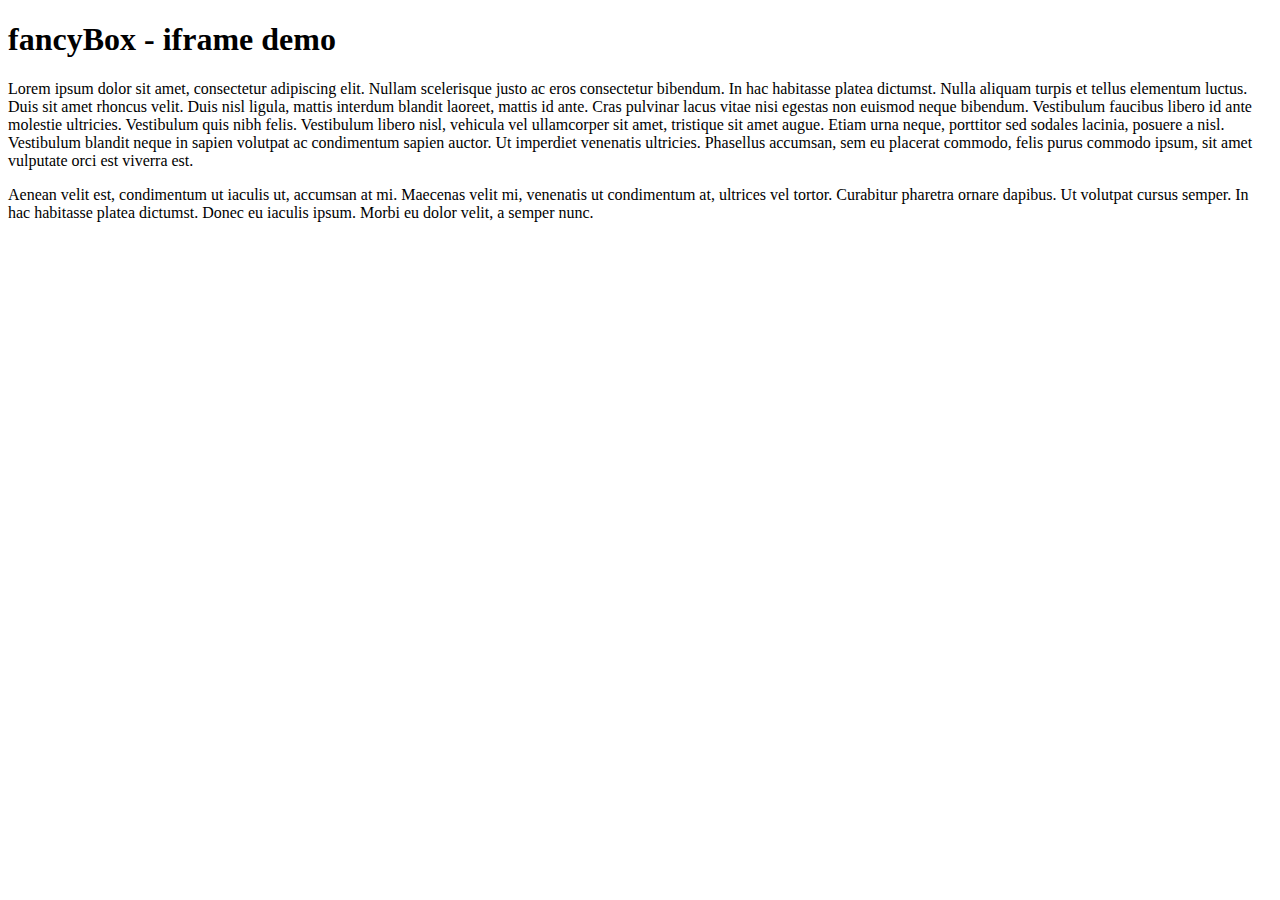
<file: porukam-master/iframe.html>
<!DOCTYPE html>
<html>
<head>
<body style="overflow-x: hidden;">
<h1>fancyBox - iframe demo</h1>
<p>
<p> Lorem ipsum dolor sit amet, consectetur adipiscing elit. Nullam scelerisque justo ac eros consectetur bibendum. In hac habitasse platea dictumst. Nulla aliquam turpis et tellus elementum luctus. Duis sit amet rhoncus velit. Duis nisl ligula, mattis interdum blandit laoreet, mattis id ante. Cras pulvinar lacus vitae nisi egestas non euismod neque bibendum. Vestibulum faucibus libero id ante molestie ultricies. Vestibulum quis nibh felis. Vestibulum libero nisl, vehicula vel ullamcorper sit amet, tristique sit amet augue. Etiam urna neque, porttitor sed sodales lacinia, posuere a nisl. Vestibulum blandit neque in sapien volutpat ac condimentum sapien auctor. Ut imperdiet venenatis ultricies. Phasellus accumsan, sem eu placerat commodo, felis purus commodo ipsum, sit amet vulputate orci est viverra est. </p>
<p> Aenean velit est, condimentum ut iaculis ut, accumsan at mi. Maecenas velit mi, venenatis ut condimentum at, ultrices vel tortor. Curabitur pharetra ornare dapibus. Ut volutpat cursus semper. In hac habitasse platea dictumst. Donec eu iaculis ipsum. Morbi eu dolor velit, a semper nunc. </p>
</body>
</html>
</file>
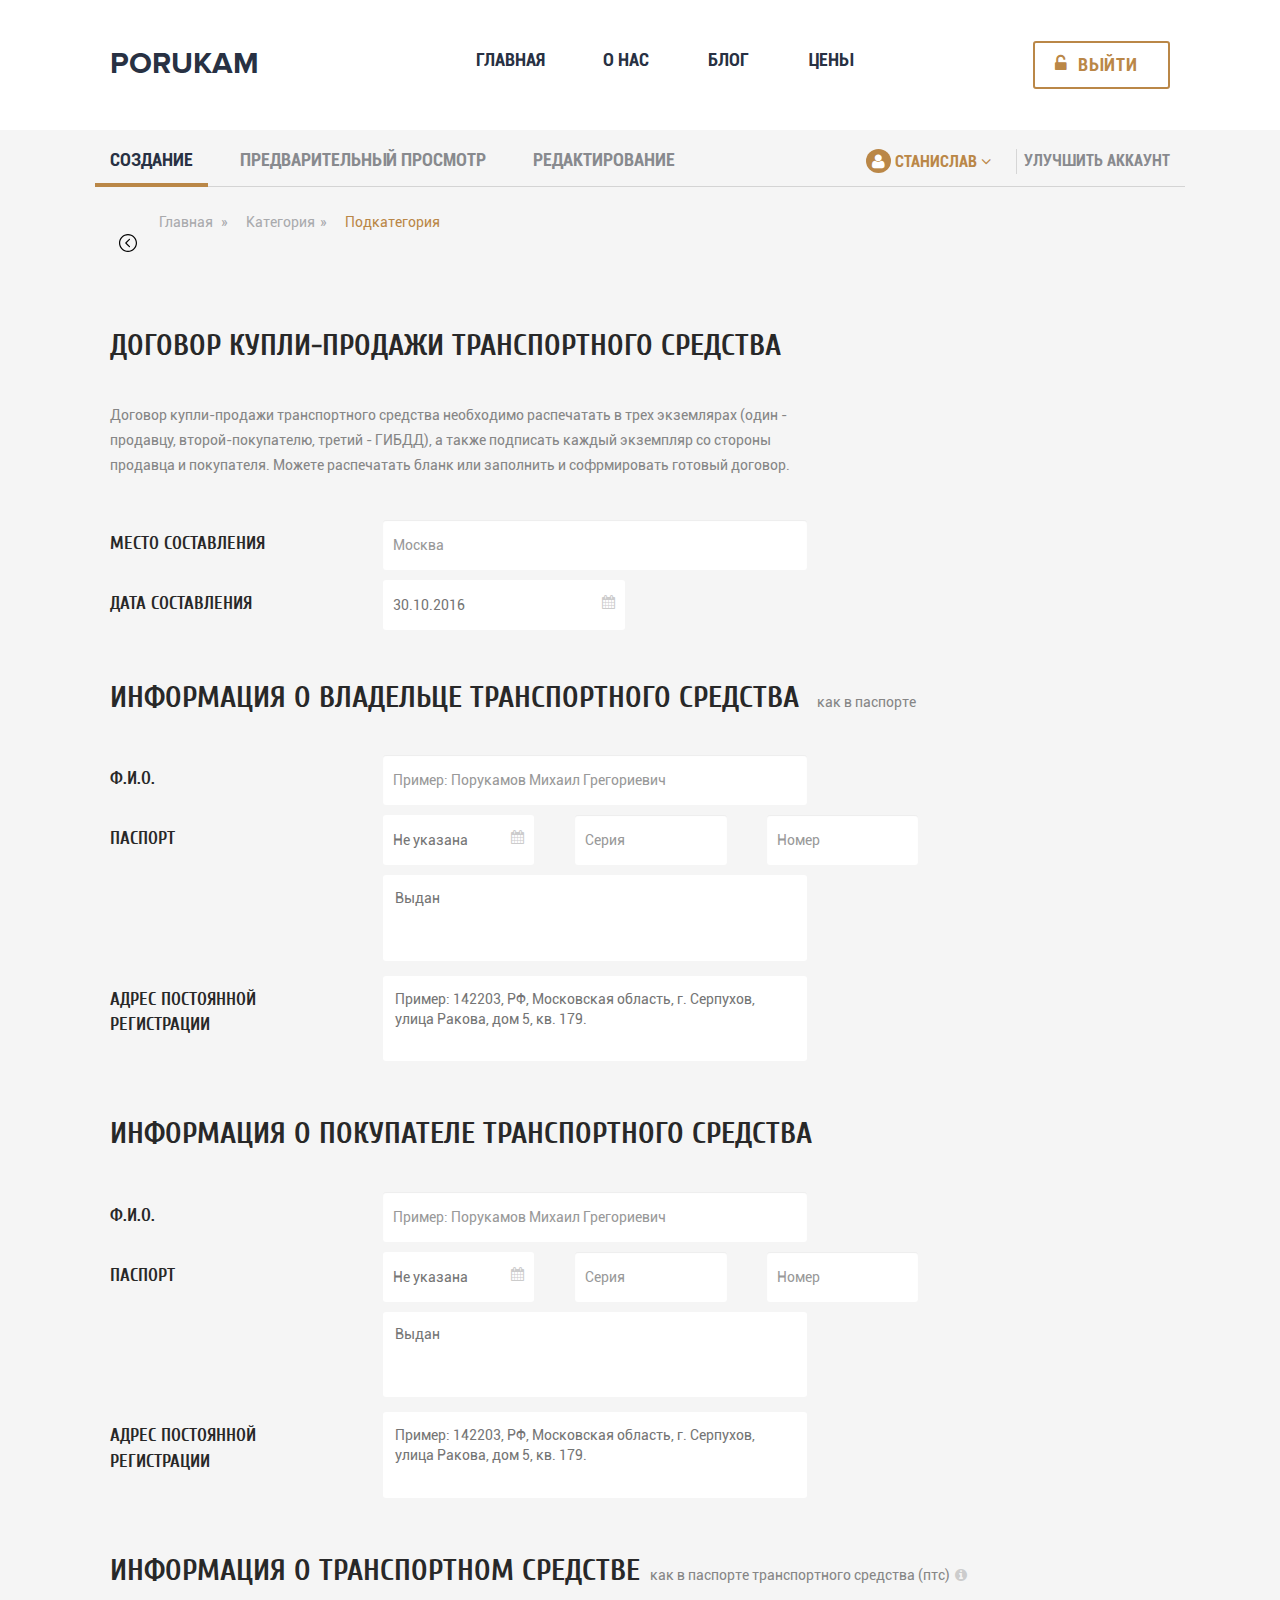
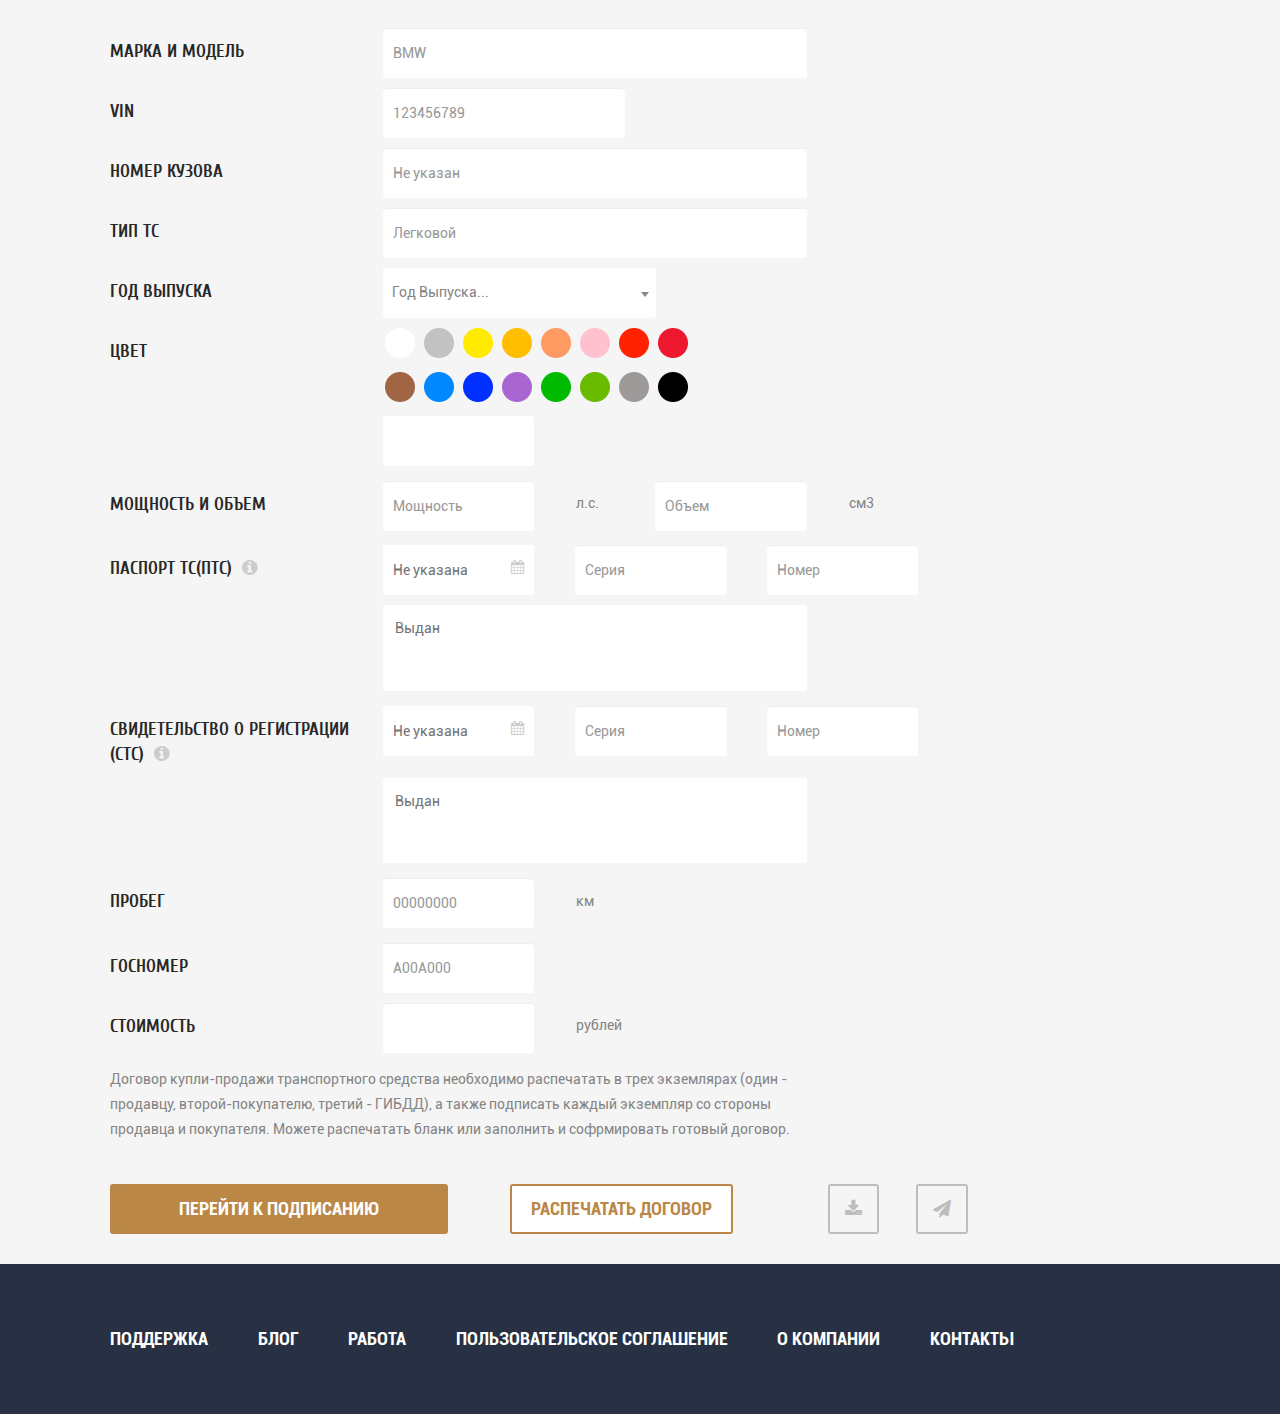
<file: porukam-master/index2.html>
<!DOCTYPE html>
<html>
<head>
	<meta charset="utf-8">
	<meta name="viewport" content="width=device-width, initial-scale=1.0">
	<title>Porukam</title>
	<link media="all" rel="stylesheet" href="css/all.css">
	<link media="all" rel="stylesheet" href="css/font-awesome.min.css">
	<link href="css/bootstrap.css" rel="stylesheet">
	<link media="all" rel="stylesheet" href="css/select2.css">
	<link media="all" rel="stylesheet" href="css/select2-bootstrap.css">
</head>
<body>
	<div class="wrapper">
		<div id="header-top">
			<div class="row content1">
				<div class="mobile col-xs-1">
					<i id="open" class="fa fa-th-list fa-2x" aria-hidden="true"></i>
				</div>	
				<div id="mob">
					<i  id="close" class="fa fa-times-circle fa-1x" aria-hidden="true"></i>
					<ul class="list-unstyled text-uppercase">
						<li class="active"><a href="#">главная</a></li>
						<li><a href="#">о нас</a></li>
						<li><a href="#">блог</a></li>	
						<li><a href="#">цены</a></li>	
					</ul>
				</div>
				<div class="logo col-xs-6 col-sm-3 col-md-2 text-uppercase"><a href="#">Porukam</a></div>
				<nav id="nav" class="col-md-offset-1 col-lg-offset-2 col-sm-7  col-md-8">
					<ul class="list-unstyled list-inline text-uppercase">
						<li class="active"><a href="#">главная</a></li>
						<li><a href="#">о нас</a></li>
						<li><a href="#">блог</a></li>	
						<li><a href="#">цены</a></li>	
					</ul>
				</nav>
				<div class="col-md-offset-1  sign-out  col-lg-2 col-xs-6  col-md-2 col-sm-2">
					<button type="button" class="btn btn-primary btn-lg"><i class="fa fa-unlock-alt fa-1x" aria-hidden="true"></i>выйти</button>
				</div>
			</div>           
		</div>
		<div class="content">
			<div class="row">
				<div id="sub-header1">
					<div class="col-xs-6 col-sm-5 col-md-8 col-lg-8 navBox">
					  <ul class="nav nav-tabs" role="tablist">
					    <li class="active"><a href="#create" aria-controls="create" role="tab" data-toggle="tab">Создание</a></li>
					    <li><a href="#preview" aria-controls="preview" role="tab" data-toggle="tab">Предварительный просмотр</a></li>
					    <li><a href="#edit" aria-controls="edit" role="tab" data-toggle="tab">Редактирование</a></li>
					  </ul>
				 	</div>
					<div class="account dropdown  col-xs-offset-1 col-xs-5 col-sm-3  col-md-2 col-lg-2">
						 <a class="dropdown-toggle" type="button" data-toggle="dropdown"><i class="fa fa-user fa-1x" aria-hidden="true"></i> Станислав <i class="fa fa-angle-down" aria-hidden="true"></i>
						</a>
						<ul class="dropdown-menu">
							 <li><a href="#">Тариф: <span class="plan">Стандартный</span></a></li>
							 <li><a href="#">Настройки</a></li>
						 </ul>
					</div>
					<div class="col-sm-3 col-md-2 improve col-lg-2">
						<a href="#">Улучшить аккаунт</a>
					</div>
				</div>
			</div>
			<div class="row col-xs-12  breadcrumbs">
				<ul class="breadcrumbs-table list-unstyled list-inline">
											<button type="button" class="btn btn-primary back-button"><svg version="1.1" id="Capa_1" xmlns="http://www.w3.org/2000/svg" xmlns:xlink="http://www.w3.org/1999/xlink" x="0px" y="0px"
							 width="18px" height="18px" viewBox="0 0 400 400" style="enable-background:new 0 0 400 400;" xml:space="preserve">
						<g>
							<g>
								<path d="M199.997,0C89.72,0,0,89.72,0,200s89.72,200,199.997,200C310.279,400,400,310.28,400,200S310.279,0,199.997,0z
									 M199.997,373.77c-95.811,0-173.766-77.953-173.766-173.77c0-95.817,77.955-173.77,173.766-173.77
									c95.824,0,173.772,77.953,173.772,173.77C373.77,295.816,295.82,373.77,199.997,373.77z"/>
								<path d="M241.559,109.851c-5.123-5.124-13.43-5.124-18.547,0l-80.875,80.873c-2.46,2.459-3.843,5.796-3.843,9.273
									c0,3.478,1.383,6.813,3.843,9.272l80.875,80.875c2.562,2.562,5.918,3.844,9.273,3.844c3.354,0,6.719-1.281,9.272-3.844
									c5.123-5.119,5.123-13.426,0-18.545l-71.597-71.604l71.597-71.6C246.682,123.277,246.682,114.971,241.559,109.851z"/>
							</g>
						</g>
						<g>
						</g>
						<g>
						</g>
						<g>
						</g>
						<g>
						</g>
						<g>
						</g>
						<g>
						</g>
						<g>
						</g>
						<g>
						</g>
						<g>
						</g>
						<g>
						</g>
						<g>
						</g>
						<g>
						</g>
						<g>
						</g>
						<g>
						</g>
						<g>
						</g>
						</svg></button> 
					<li><a href="#" a href="#home" aria-controls="home" >Главная </a></li>
					<li><a href="#" aria-controls="">Категория</a></li>
					<li class="active">Подкатегория</li>	
				</ul>
			</div>
			<div class="main-tab">
				<div class="row tab-box">
				  <div class="tab-content col-xs-12">
				    <div role="tabpanel" class="tab-pane active" id="create">
				   	 <form class="form-horizontal">		
						<div class="row">
							<div class="h2 col-xs-12">Договор купли-продажи транспортного средства
							</div>
						</div>
						<div class="row">
							<div class=" col-xs-12 col-md-8 col-sm-11 contract-details"><p>Договор купли-продажи транспортного средства необходимо распечатать в трех экземлярах (один - продавцу, второй-покупателю, третий - ГИБДД), а также подписать каждый экземпляр со стороны продавца и покупателя. Можете распечатать бланк или заполнить и софрмировать готовый договор.</p>
							</div>
						</div>
						<div class="row">
								 <div class="form-group">
									  <label for="place" class="col-sm-3  col-md-3  col-lg-3 control-label">Место составления</label>
									  <div class="col-sm-5">
										   <input type="text" class="form-control" id="place" placeholder="Москва" onfocus="placeholder='';" onblur="placeholder='Москва';">
									  </div>
								 </div>
						</div>
						<div class="row">
							<div class="form-group">
								 <label for="report-date" class="col-sm-3 col-md-3  col-lg-3 control-label">Дата составления</label>
								  <div class="col-sm-3 dateIcon">
								 	 <input type="text" placeholder="30.10.2016" id="report-date" name="report-date" class="datepicker" readonly><i class="fa fa-calendar" aria-hidden="true" id="dateCalendar"></i>
									</div>
							 </div>
						</div>
						<div class="row">
							<div class="h2 col-xs-12">Информация о владельце транспортного средства <small>Как в паспорте</small>
							</div>
						</div>
						<div class="row">
							<div class="form-group">
							  <label for="id-name" class="col-sm-3 col-md-3  col-lg-3 control-label">Ф.И.О.</label>
							  <div class="col-sm-5">
								  <input type="text" class="form-control" id="id-name"  name="id-name" placeholder="Пример: Порукамов Михаил Грегориевич"
							    onfocus="placeholder='';" onblur="placeholder='Пример: Порукамов Михаил Грегориевич';">
						 		 </div>
							 </div>
						</div>
						<div class="row">
							<div class="passport">
								 <div class="form-group">
									  <label for="passport" class="col-sm-3 col-md-3  col-lg-3  control-label">Паспорт</label>
									  <div class=" pass1 col-sm-6 col-md-2 col-xs-12 dateIcon1">
										   <input type="text" placeholder="Не указана" class="datepicker2" id="id-date" name="id-date" readonly><i class="fa fa-calendar" aria-hidden="true" id="dateCalendar2"></i>
									  </div>
									  <div class="pass2 col-sm-offset-3 col-sm-5 col-md-offset-0 col-md-2 col-xs-12">
										   <input type="text" class="form-control" id="id-series"  name="id-series" placeholder="Серия" onfocus="placeholder='';" onblur="placeholder='Серия';">
									  </div>
									  <div class=" pass3 col-sm-offset-3 col-md-offset-0 col-sm-5 col-md-2 col-xs-12">
										   <input type="text" class="form-control" id="id-number" name="id-number" placeholder="Номер"  onfocus="placeholder='';" onblur="placeholder='Номер';">
									  </div>
								 </div>
							</div>
						</div>
						<div class="row">
							<div class="form-group">
									   <div class="col-sm-offset-3 col-sm-5">
										   <textarea rows="3" cols="68" name="id-issued" placeholder="Выдан" id="id-issued" name="id-issued" p onfocus="placeholder='';" onblur="placeholder='Выдан';"></textarea>
									  </div>
							 	</div>
						</div>
						<div class="row">
							<div class="form-group">
							 	 	<label for= "buyer-registration-address" class="col-sm-3 control-label">Адрес постоянной регистрации</label>
									   <div class=" col-sm-5">
										   <textarea  rows="3" cols="68" id="owner-registration-address" name="owner-registration-address" placeholder="Пример: 142203, РФ, Московская область, г. Серпухов, улица Ракова, дом 5, кв. 179." onfocus="placeholder='';" onblur="placeholder='Пример: 142203, РФ, Московская область, г. Серпухов, улица Ракова, дом 5, кв. 179.';" data-toggle="tooltip" data-placement="right" title="Пишите как указано в паспорте, страница 5, а для тех, у кого много &quot;прописок&quot;- 6 и далее"></textarea>
									  </div>
							 	</div>
						</div>
						<div class="row">
							<div class="h2 col-xs-12">Информация о покупателе транспортного средства
							</div>
						</div>
						<div class="row">
							<div class="form-group">
								<label for="buyer-id" class="col-sm-3 col-md-3  col-lg-3 control-label">Ф.И.О.</label>
								 <div class="col-sm-5">
									   <input type="text" class="form-control" id="buyer-id" placeholder="Пример: Порукамов Михаил Грегориевич"
										    onfocus="placeholder='';" onblur="placeholder='Пример: Порукамов Михаил Грегориевич';">
								 </div>
							</div>
						</div>
						<div class="row">
							<div class="passport">
								 <div class="form-group">
									  <label for="passport" class="col-sm-3 col-md-3  col-lg-3  control-label">Паспорт</label>
									  <div class="pass1 col-sm-6 col-md-2 col-xs-12 dateIcon1">
										   <input type="text" placeholder="Не указана" class="datepicker4" readonly><i class="fa fa-calendar" aria-hidden="true" id="dateCalendar4"></i>
									  </div>
									  <div class="pass2 col-sm-offset-3 col-sm-5 col-md-offset-0 col-md-2 col-xs-12">
										   <input type="text" class="form-control" id="buyer-id-series" name="buyer-id-series"  placeholder="Серия" onfocus="placeholder='';" onblur="placeholder='Серия';">
									  </div>
								  	<div class=" pass3 col-sm-offset-3 col-md-offset-0 col-sm-5 col-md-2 col-xs-12">
										   <input type="text" class="form-control" name="buyer-id-number"  id="buyer-id-number" placeholder="Номер"  onfocus="placeholder='';" onblur="placeholder='Номер';">
									  </div>
								 </div>
							</div>
						</div>
						<div class="row">
							<div class="form-group">
								<div class="col-sm-offset-3 col-sm-5">
									<textarea rows="3" cols="68"  name="buyer-id-issued"  id="buyer-id-issued" placeholder="Выдан"  onfocus="placeholder='';" onblur="placeholder='Выдан';"></textarea>
									  </div>
							</div>
						</div>
						<div class="row">
						 	<div class="form-group">
							  	<label class="col-sm-3 control-label">Адрес постоянной регистрации</label>
								<div class="col-sm-5">
									 <textarea  rows="3" cols="68" name="registration-address" id="registration-address" placeholder="Пример: 142203, РФ, Московская область, г. Серпухов, улица Ракова, дом 5, кв. 179." onfocus="placeholder='';" onblur="placeholder='Пример: 142203, РФ, Московская область, г. Серпухов, улица Ракова, дом 5, кв. 179.';" data-toggle="tooltip" data-placement="right" title="Пишите как указано в паспорте, страница 5, а для тех, у кого много &quot;прописок&quot;- 6 и далее"></textarea>
								</div>
							</div>						
						</div>
						<div class="row">
							<div class="h2 col-xs-12">Информация о транспортном средстве<small>Как в паспорте транспортного средства (ПТС)<i class="fa fa-info-circle" aria-hidden="true"></i></small>
							</div>
						</div>
						<div class="row">
							<div class="form-group">
								 <label class="col-sm-3 col-md-3  col-lg-3  control-label">Марка и модель</label>
								 <div class="col-sm-5">
									<input type="text" class="form-control" id="car-make" name="car-make" placeholder="BMW"onfocus="placeholder='';" onblur="placeholder='BMW';">
								 </div> 
							</div>
						</div>
						<div class="row">
							 <div class="form-group">
									  <label for="vehicle-id" class="col-sm-3 col-md-3  col-lg-3 control-label">Vin</label>
									  <div class="col-sm-3">
										   <input type="text" class="form-control" id="vehicle-id"  name="vehicle-id" placeholder="123456789" onfocus="placeholder='';" onblur="placeholder='123456789';">
									  </div>
								 </div>
						</div>
						<div class="row">
							 <div class="form-group">
								  <label for="name" class="col-sm-3 col-md-3  col-lg-3 control-label">Номер кузова</label>
								  <div class="col-sm-5">
									   <input type="text" class="form-control" id="name" placeholder="Не указан" onfocus="placeholder='';" onblur="placeholder='Не указан';">
								  </div>
							 </div>
						</div>
						<div class="row">
						 	<div class="form-group">
								  <label for="vehicle-type" class="col-sm-3 col-md-3  col-lg-3 control-label">Тип ТС</label>
								  <div class="col-sm-5">
									   <input type="text" class="form-control" id="vehicle-type" name="vehicle-type" placeholder="Легковой" onfocus="placeholder='';" onblur="placeholder='Легковой';">
								  </div>
						 	</div>
						</div>
						<div class="row">
							<div class="form-group">
								<label for="yearSelect" class="col-xs-12 col-sm-3 col-md-3  col-lg-3 ">Год выпуска </label>
								 <div id="yearSelect" class="col-sm-4 col-md-3  col-lg-3">
									 <select class="js-example-basic-single yearSelection">
									 	<option></option>
									 	  <option value="freePlan">Бесплатный тариф</option>
										  <option value="commercialPlan">Платный тариф</option>
										  <option value="specialPlan">Спец тариф для фрилансеров</option>
										</select>
								</div>
							</div>
						</div>
						<div class="row colorslist">
							<label class="col-sm-3 col-md-3 c1 col-lg-3 control-label">Цвет </label>
							<div class="colorsChoice col-xs-12 col-sm-5 col-md-4 col-lg-4 ">
								<div class="checkbox-white boxhold"><input class="checkboxColor" type="checkbox" id="checkbox-white" value="Белый" /><label data-toggle="tooltip" data-placement="top" title="Белый" for="checkbox-white"></label>
								</div>
								<div class="checkbox-silver boxhold"><input  class="checkboxColor" type="checkbox" id="checkbox-silver" value="Серебристый" /><label for="checkbox-silver" data-toggle="tooltip" data-placement="top" title="Серебристый" ></label>
								</div>
								<div class="checkbox-yellow boxhold"><input  class="checkboxColor" type="checkbox" id="checkbox-yellow" value="Желтый" /><label for="checkbox-yellow" data-toggle="tooltip" data-placement="top" title="Желтый" ></label>
								</div>
								<div class="checkbox-orange boxhold"><input class="checkboxColor" type="checkbox" id="checkbox-orange" value="Оранжевый" /><label for="checkbox-orange" data-toggle="tooltip" data-placement="top" title="Оранжевый" ></label>
								</div>
								<div class="checkbox-peach boxhold"><input class="checkboxColor" type="checkbox" id="checkbox-peach" value="Коралловый" /><label for="checkbox-peach" data-toggle="tooltip" data-placement="top" title="Коралловый" ></label>
								</div>
								<div class="checkbox-pink boxhold"><input class="checkboxColor" type="checkbox" id="checkbox-pink" value="Розовый" /><label for="checkbox-pink" data-toggle="tooltip" data-placement="top" title="Розовый" ></label>
								</div>
								<div class="checkbox-red boxhold"><input class="checkboxColor" type="checkbox" id="checkbox-red" value="Красный" /><label for="checkbox-red" data-toggle="tooltip" class="white" data-placement="top" title="Красный" ></label>
								</div>
								<div class="checkbox-crismon boxhold"><input type="checkbox" id="checkbox-crismon" value="Бордовый" /><label for="checkbox-crismon" data-toggle="tooltip" data-placement="top" title="Бордовый" ></label>
								</div>
								<div class="checkbox-brown boxhold"><input class="checkboxColor" type="checkbox" id="checkbox-brown" value="Коричневый" /><label for="checkbox-brown" data-toggle="tooltip" data-placement="top" title="Коричневый" ></label>
								</div>
								<div class="checkbox-blue boxhold"><input class="checkboxColor" type="checkbox" id="checkbox-blue" value="Голубой" /><label for="checkbox-blue" data-toggle="tooltip" data-placement="top" title="Голубой" ></label>
								</div>
								<div class="checkbox-nblue boxhold"><input class="checkboxColor" type="checkbox" id="checkbox-nblue" value="Синий"/><label for="checkbox-nblue" data-toggle="tooltip" data-placement="top" title="Синий" ></label>
								</div>
								<div class="checkbox-lavender boxhold"><input class="checkboxColor" type="checkbox" id="checkbox-lavender" value="Сереневый" /><label for="checkbox-lavender" data-toggle="tooltip" data-placement="top" title="Сереневый" ></label>
								</div>
								<div class="checkbox-dgreen boxhold"><input class="checkboxColor" type="checkbox" id="checkbox-dgreen" value="Зеленый" /><label for="checkbox-dgreen" data-toggle="tooltip" data-placement="top" title="Зеленый" ></label>
								</div>
								<div class="checkbox-lgreen boxhold"><input class="checkboxColor" type="checkbox" id="checkbox-lgreen" value="Светло-зеленый" /><label for="checkbox-lgreen" data-toggle="tooltip" data-placement="top" title="Светло-зеленый"></label>
								</div>
								<div class="checkbox-grey boxhold"><input class="checkboxColor" type="checkbox" id="checkbox-grey" value="Серый" /><label for="checkbox-grey" data-toggle="tooltip" data-placement="top" title="Серый" ></label>
								</div>
								<div class="checkbox-black boxhold"><input class="checkboxColor" type="checkbox" id="checkbox-black" value="Черный" /><label for="checkbox-black" data-toggle="tooltip" data-placement="top"  title="Черный"></label>
								</div>
							</div>
						</div>
						<div class="row">
							<div class="form-group">
								<div class="col-sm-2 col-sm-offset-3 textbox">
									<textarea disabled id="color-title" name="color-title"  type="text" value=""></textarea> 
								</div>
							 </div>
						</div>
						<div class="row PowerEnergy">
							<div class="form-group">
								  <label for="name" class="col-sm-3 col-md-3  col-lg-3 control-label">Мощность и объем</label>
								  <div class="col-sm-2 col-xs-10">
									   <input type="text" class=" col-xs-10 col-md-3  col-lg-3 form-control" id="horse-power" name="horse-power" placeholder="Мощность" onfocus="placeholder='';" onblur="placeholder='Мощность';">
								  </div>
								  <div class="metric-unit col-xs-2 col-sm-1"><p>л.с.</p></div>
								  <div class=" col-xs-10 col-sm-2">
									   <input type="text" class="form-control" id="engine-capacity" name="engine-capacity" placeholder="Объем" onfocus="placeholder='';" onblur="placeholder='Объем';">
								  </div>
								  <div class="metric-unit col-xs-2 col-sm-1"><p>см3</p></div>
							 </div>
						</div>
						<div class="row">
							<div class="car-registration-license">
								 <div class="form-group">
									  <label for="car-registration-license" class="col-sm-3 col-md-3  col-lg-3  control-label">Паспорт ТС(ПТС) <i class="fa fa-info-circle" aria-hidden="true"></i></label>
									  <div class="pass1 col-sm-6 col-md-2 col-xs-12 dateIcon1">
										   <input type="text" placeholder="Не указана" class="datepicker5" readonly><i class="fa fa-calendar" aria-hidden="true" id="dateCalendar5"></i>
									  </div>
									  <div class="pass2 col-sm-offset-3 col-sm-5 col-md-offset-0 col-md-2 col-xs-12 ">
										   <input type="text" class="form-control" id="license-series" name="license-series" placeholder="Серия" onfocus="placeholder='';" onblur="placeholder='Серия';">
									  </div>
									  <div class="pass3 col-sm-offset-3 col-md-offset-0 col-sm-5 col-md-2 col-xs-12 ">
										   <input type="text" class="form-control" id="license-number" name="license-number"  placeholder="Номер"  onfocus="placeholder='';" onblur="placeholder='Номер';">
									  </div>
								 </div>
							</div>
						</div>
						<div class="row">
							<div class="form-group">
							   <div class="col-sm-offset-3 col-sm-5">
								   <textarea rows="3" cols="68" name="license-issued" id="license-issued" placeholder="Выдан"  onfocus="placeholder='';" onblur="placeholder='Выдан';"></textarea>
							  </div>
							</div>
						</div>
						<div class="row">
							<div class="car-registration-license">
								 <div class="form-group">
									  <label for="car-registration-license" class="col-sm-3 col-md-3  col-lg-3  control-label">Свидетельство о регистрации (СТС) <i class="fa fa-info-circle" aria-hidden="true"></i></label>
									  <div class="pass1 col-sm-6 col-md-2 col-xs-12 dateIcon1">
										   <input type="text" name="passport-date" placeholder="Не указана" class="datepicker6" readonly><i class="fa fa-calendar" aria-hidden="true" id="dateCalendar6"></i>
									  </div>
									  <div class="pass2 col-sm-offset-3 col-sm-5 col-md-offset-0 col-md-2 col-xs-12">
										   <input type="text" name="passport-series" class="form-control" id="passport" placeholder="Серия" onfocus="placeholder='';" onblur="placeholder='Серия';">
									  </div>
									  <div class="pass3 col-sm-offset-3 col-md-offset-0 col-sm-5 col-md-2 col-xs-12">
										   <input type="text" class="form-control" name="passport-number" id="passport-number" placeholder="Номер"  onfocus="placeholder='';" onblur="placeholder='Номер';">
									  </div>
								 </div>
							</div>
						</div>
						<div class="row">
							<div class="form-group">
								<div class="col-sm-offset-3 col-sm-5">
									<textarea rows="3" cols="68" name="issued" placeholder="Выдан"  onfocus="placeholder='';" onblur="placeholder='Выдан';"></textarea>
									  </div>
							</div>
						</div>
						<div class="row">
							<div class="form-group">
								  <label for="odometer" class="col-xs-8 col-sm-3 col-md-3  col-lg-3  control-label">Пробег</label>
								  <div class=" col-xs-10 col-sm-2">
									   <input type="text" class="form-control" id="odometer" placeholder="00000000" onfocus="placeholder='';" onblur="placeholder='00000000';">
								  </div>
								  <div class="metric-unit col-xs-2 col-sm-1"><p>км</p></div>
							 </div>
						</div>
						<div class="row">
							<div class="form-group">
								  <label for="number-plate" class="col-sm-3 col-md-3  col-lg-3 control-label">Госномер</label>
								  <div class="col-sm-2">
									   <input type="text" class="form-control" id="number-plate" placeholder="А00А000" onfocus="placeholder='';" onblur="placeholder='А00А000';">
								  </div>
							</div>
						</div>
						<div class="row">
							<div class="form-group">
									  <label for="price" class="col-xs-12 col-sm-3 col-md-3  col-lg-3 control-label">Стоимость</label> 
									  <div class="col-xs-10 col-sm-2">
										   <input type="text" class="form-control" id="price" >
									  </div>
									  <div class="metric-unit col-xs-2 col-sm-1"><p>рублей</p></div>
								 </div>
						</div>
						<div class="row">
							<div class="col-xs-12 col-md-8 col-sm-11 contract-details"><p>Договор купли-продажи транспортного средства необходимо распечатать в трех экземлярах (один - продавцу, второй-покупателю, третий - ГИБДД), а также подписать каждый экземпляр со стороны продавца и покупателя. Можете распечатать бланк или заполнить и софрмировать готовый договор.</p>
							</div>
						</div>
					</form>
					<div class="row">
							<div class="form-group">
								<div id="final" class="  col-xs-12">
									<div class="sign-button col-xs-4 col-sm-4 col-md-4"><a href="#" role="button" >Перейти к подписанию</a>
									</div>
									<div class="printOut col-xs-4 col-sm-4 col-md-3">
									<a href="#" role="button" class="printOut">Распечатать Договор</a>
									</div>
									<div class="download-button col-xs-1 col-sm-1 col-md-1"><a href="#" role="button" ><i class="fa fa-download" aria-hidden="true"></i></a>
									</div>
									<div class="send-button  col-xs-1 col-md-1 col-xs-2 col-sm-1"><a href="#" role="button" ><i class="fa fa-paper-plane" aria-hidden="true"></i></a>
									</div>
									
								</div>
							</div>
						</div>
					</div>
					<div role="tabpanel" class="tab-pane" id="preview"></div>
					<div role="tabpanel" class="tab-pane" id="edit"></div>
				 </div>
			   </div>
			</div>
			<div class="fDown"></div>
		</div>
		<div id="footer">
			<div class="row">
				<div class="footer-box">
					<ul class="col-md-12  list-unstyled list-inline text-uppercase">
							<li><a href="#">Поддержка</a></li>
							<li><a href="#">Блог</a></li>
							<li><a href="#">Работа</a></li>
							<li><a href="#">Пользовательское соглашение</a></li>
							<li><a href="#">О компании</a></li>
							<li><a href="#">Контакты</a></li>
					</ul>
				</div>
			</div>
		</div>
	</div>
 	
	 <script src="https://ajax.googleapis.com/ajax/libs/jquery/1.12.4/jquery.min.js"></script>
	 <script src="js/bootstrap.min.js"></script>
	
	<script src="js/jquery-ui-1.9.2.custom.js" type="text/javascript"></script> 
	<script src="js/jquery-ui-1.9.2.custom.min.js" type="text/javascript"></script> 
	<script src="js/jquery-control.js"></script>
	<script src="js/select2.js"></script>
	
    <script>
$(function(){
  var hash = window.location.hash;
  hash && $('ul.nav a[href="' + hash + '"]').tab('show');

  $('.nav-tabs a').click(function (e) {
    $(this).tab('show');
    var scrollmem = $('body').scrollTop() || $('html').scrollTop();
    window.location.hash = this.hash;
    $('html,body').scrollTop(scrollmem);
  });
});

</script>

<script>

$('input[type="checkbox"]').click(function(){
    var t = [];
   
	$('input[type=checkbox]').on('change', function (e) {
	    if ($('input[type=checkbox]:checked').length > 1) {

	        $(this).prop('checked', false);
	        
	        alert("Выберите только 1 значение.");
	    }
	    else{
			$('input[type=checkbox]:checked').each(function(){
			        t.push($(this).val());
		    });
			    
		    $('textarea[id="color-title"]').val(t.join(', '));	    	
	    }
	});

    
});
</script>
<script type="text/javascript">
  $('select').select2();
</script>
<script>
	
	$( "#dropdown" ).select2({
    theme: "bootstrap"
});
</script>
<script type="text/javascript">
$(document).ready(function() {
  $(".js-example-basic-single").select2();
});
</script>
<script>
$(document).ready(function () {
    $(".yearSelection").select2({
        placeholder: "Год Выпуска...",
        allowClear: true
    });
});
 
</script>
<script>

$(function () {
 
  $('[data-toggle="tooltip"]').tooltip()
})
</script>
</body>
</html>
</file>
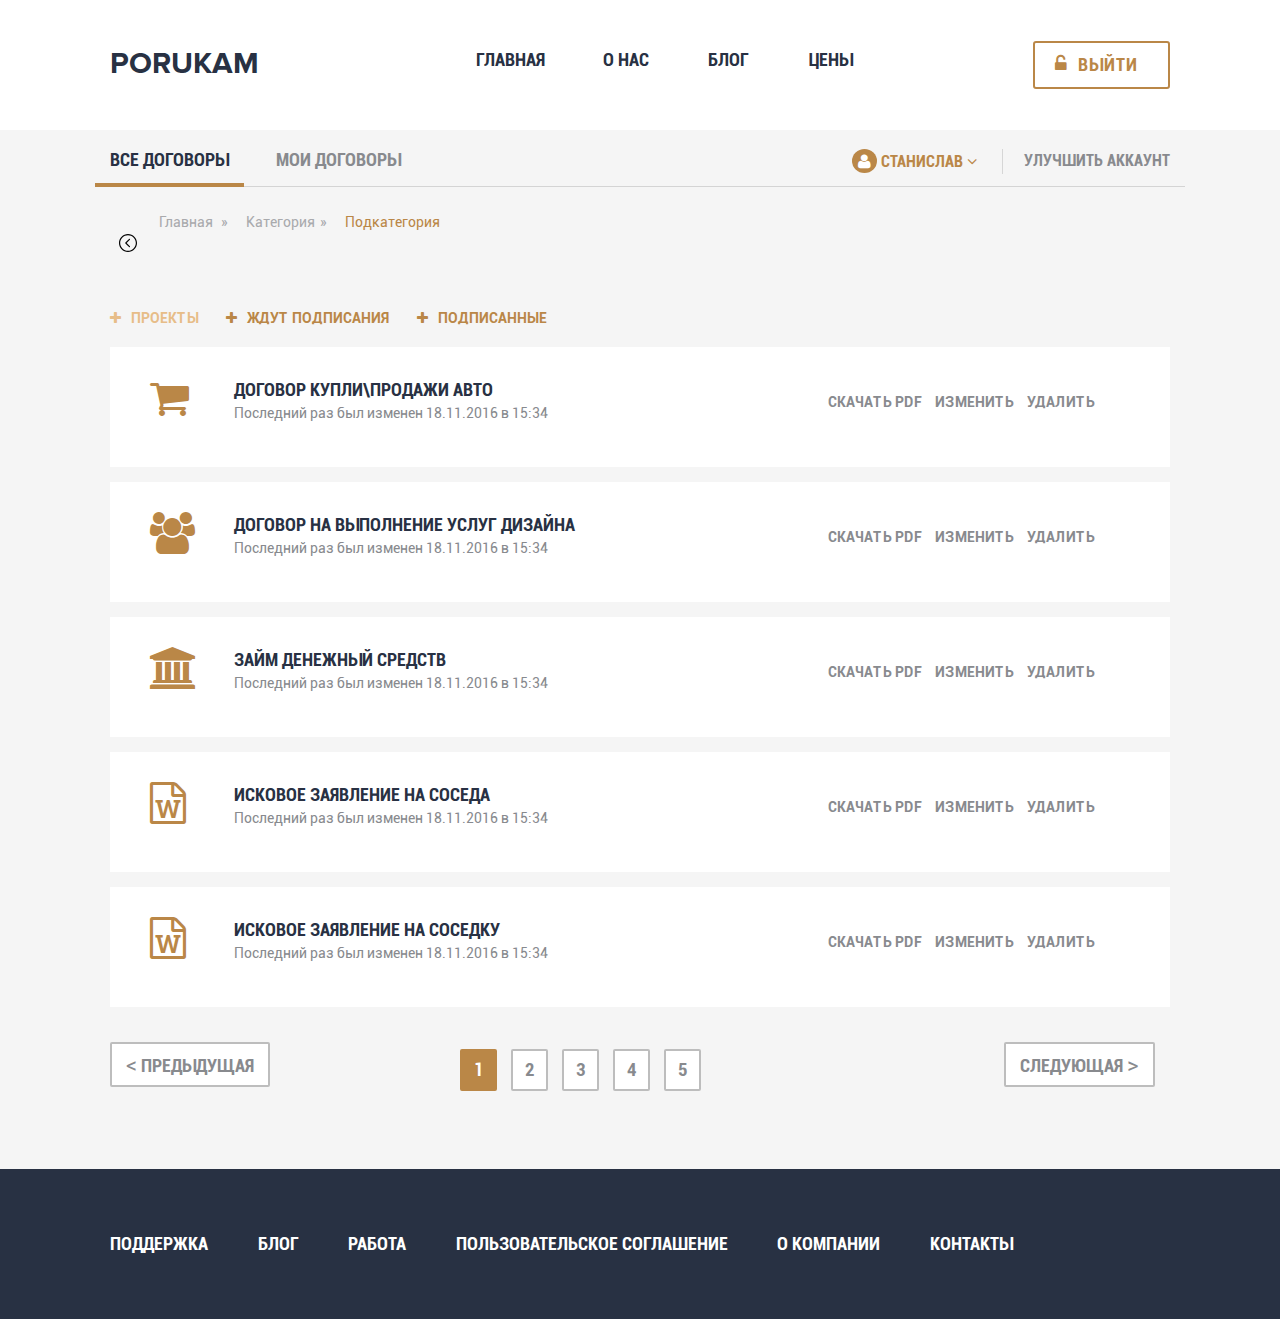
<file: porukam-master/index3.html>
<!DOCTYPE html>
<html>
<head>
	<meta charset="utf-8">
	<meta name="viewport" content="width=device-width, initial-scale=1.0">
	<title>Porukam</title>
	<link media="all" rel="stylesheet" href="css/all.css">
	<link media="all" rel="stylesheet" href="css/font-awesome.min.css">
	<link media="all" rel="stylesheet" href="css/build.css">
	<link href="css/bootstrap.css" rel="stylesheet">

</head>
<body>
	<div class="wrapper">
		<div id="header-top">
			<div class="row content1">
				<div class="mobile col-xs-1">
					<i id="open1" class="fa fa-th-list fa-2x" aria-hidden="true"></i>
				</div>	
				<div id="mob">
					<i  id="close1" class="fa fa-times-circle fa-1x" aria-hidden="true"></i>
					<ul class="list-unstyled text-uppercase">
						<li class="active"><a href="#">главная</a></li>
						<li><a href="#">о нас</a></li>
						<li><a href="#">блог</a></li>	
						<li><a href="#">цены</a></li>	
					</ul>
				</div>
				<div class="logo col-xs-6 col-sm-3 col-md-2 text-uppercase"><a href="#">Porukam</a></div>
				<nav id="nav" class="col-md-offset-1 col-lg-offset-2 col-sm-7  col-md-8">
					<ul class="list-unstyled list-inline text-uppercase">
						<li class="active"><a href="#">главная</a></li>
						<li><a href="#">о нас</a></li>
						<li><a href="#">блог</a></li>	
						<li><a href="#">цены</a></li>	
					</ul>
				</nav>
				<div class="col-md-offset-1  sign-out  col-lg-2 col-xs-6  col-md-2 col-sm-2">
					<button type="button" class="btn btn-primary btn-lg"><i class="fa fa-unlock-alt fa-1x" aria-hidden="true"></i>выйти</button>
				</div>
			</div>           
		</div>
		<div class="content">
			<div class="row">
				<div id="sub-header">
					<div class="col-xs-8 col-sm-6 col-md-5 navBox">
						<ul class="nav nav-tabs" role="tablist">
						    <li class="active"><a href="#home" aria-controls="home" role="tab" data-toggle="tab">Все договоры</a></li>
						    <li><a href="#profile" aria-controls="profile" role="tab" data-toggle="tab">Мои договоры</a></li>
						</ul>
				 	</div>
					<div class="account dropdown col-xs-offset-1 col-sm-offset-1 col-md-offset-3 col-xs-5 col-sm-2">
						 <a class="dropdown-toggle" type="button" data-toggle="dropdown"><i class="fa fa-user fa-1x" aria-hidden="true"></i> Станислав <i class="fa fa-angle-down" aria-hidden="true"></i>
						</a>
						<ul class="dropdown-menu">
							 <li><a href="#">Тариф: <span class="plan">Стандартный</span></a></li>
							 <li><a href="#">Настройки</a></li>
						</ul>
					</div>
					<div class="col-sm-3 col-md-2 improve">
						<a href="#">Улучшить аккаунт</a>
					</div>
				</div>
			</div>
			<div class="row col-xs-12  breadcrumbs">
				<ul class="breadcrumbs-table list-unstyled list-inline">
											<button type="button" class="btn btn-primary back-button"><svg version="1.1" id="Capa_1" xmlns="http://www.w3.org/2000/svg" xmlns:xlink="http://www.w3.org/1999/xlink" x="0px" y="0px"
							 width="18px" height="18px" viewBox="0 0 400 400" style="enable-background:new 0 0 400 400;" xml:space="preserve">
						<g>
							<g>
								<path d="M199.997,0C89.72,0,0,89.72,0,200s89.72,200,199.997,200C310.279,400,400,310.28,400,200S310.279,0,199.997,0z
									 M199.997,373.77c-95.811,0-173.766-77.953-173.766-173.77c0-95.817,77.955-173.77,173.766-173.77
									c95.824,0,173.772,77.953,173.772,173.77C373.77,295.816,295.82,373.77,199.997,373.77z"/>
								<path d="M241.559,109.851c-5.123-5.124-13.43-5.124-18.547,0l-80.875,80.873c-2.46,2.459-3.843,5.796-3.843,9.273
									c0,3.478,1.383,6.813,3.843,9.272l80.875,80.875c2.562,2.562,5.918,3.844,9.273,3.844c3.354,0,6.719-1.281,9.272-3.844
									c5.123-5.119,5.123-13.426,0-18.545l-71.597-71.604l71.597-71.6C246.682,123.277,246.682,114.971,241.559,109.851z"/>
							</g>
						</g>
						<g>
						</g>
						<g>
						</g>
						<g>
						</g>
						<g>
						</g>
						<g>
						</g>
						<g>
						</g>
						<g>
						</g>
						<g>
						</g>
						<g>
						</g>
						<g>
						</g>
						<g>
						</g>
						<g>
						</g>
						<g>
						</g>
						<g>
						</g>
						<g>
						</g>
						</svg></button> 
					<li><a href="#" a href="#home" aria-controls="home" >Главная </a></li>
					<li><a href="#" aria-controls="">Категория</a></li>
					<li class="active">Подкатегория</li>	
				</ul>
			</div>
			<div class="row tab-box">
			  <div class="tab-content col-xs-12">
			    	<div role="tabpanel" class="tab-pane active" id="home">
				    	<ul class="col-xs-9 subtab col-sm-9 col-md-8 list-unstyled list-inline text-uppercase nav nav-tabs" role="tablist">
							<li class="active"><a href="#projects" aria-controls="projects" role="tab" data-toggle="tab"><i class="fa fa-plus" aria-hidden="true"></i>Проекты</a></li>
							<li class="middle "><a href="#for-signature" aria-controls="for-signature" role="tab" data-toggle="tab"><i class="fa fa-plus" aria-hidden="true"></i>Ждут подписания</a></li>
							<li><a href="#signed" aria-controls="signed" role="tab" data-toggle="tab"><i class="fa fa-plus" aria-hidden="true"></i>Подписанные</a></li>	
						</ul>			           
			     	  	<div class="main-box">
			       	 		<div class="tab-content col-xs-12">
				    			<div role="tabpanel" class="tab-pane active" id="projects">
				       				<div class="row project">
					       				<i class="fa fa-shopping-cart fa-3x  col-xs-1 col-sm-1  col-md-1 col-lg-1" aria-hidden="true"></i>
					       				<div class="title-box col-xs-offset-1 col-sm-offset-0 col-xs-8 col-sm-5 col-md-4 col-lg-4">
							       			<p class="pr-title">Договор купли\продажи авто</p>
							       			<p class="pr-subt">Последний раз был изменен  18.11.2016 в 15:34</p>
							       		</div>
							       			<ul class="list-unstyled list-inline text-uppercase pr-options   col-xs-offset-2 col-sm-offset-0 col-md-offset-2 col-lg-offset-3 col-xs-6 col-sm-5 col-md-4 col-lg-4 ">
							       				<li><a href="#">Скачать PDF</a></li>
							       				<li><a href="#">Изменить</a></li>
							       				<li><a href="#">Удалить</a></li>
							       			</ul>
						       		</div>
							   		<div class="row project">
					       				<i class="fa fa-users fa-3x col-xs-1 col-sm-1  col-md-1 col-lg-1" aria-hidden="true"></i>
					       				<div class="title-box col-xs-offset-1 col-sm-offset-0 col-xs-8 col-sm-5 col-md-5 col-lg-5">
							       			<p class="pr-title">Договор на выполнение услуг дизайна</p>
						       				<p class="pr-subt">Последний раз был изменен  18.11.2016 в 15:34</p>
						       			</div>
						       			<ul class="list-unstyled list-inline text-uppercase pr-options   col-xs-offset-2  col-sm-offset-0 col-md-offset-1 col-lg-offset-2 col-xs-6 col-sm-5 col-md-4 col-lg-4">
						       				<li><a href="#">Скачать PDF</a></li>
						       				<li><a href="#">Изменить</a></li>
						       				<li><a href="#">Удалить</a></li>
						       			</ul>
						       		</div>
					       	   		<div class="row project">
					       				<i class="fa fa-university fa-3x  col-xs-1 col-sm-1  col-md-1 col-lg-1" aria-hidden="true"></i>
					       				<div class="title-box col-xs-offset-1 col-sm-offset-0 col-xs-8 col-sm-5 col-md-4 col-lg-4">
							       			<p class="pr-title">займ денежный средств</p>
							       			<p class="pr-subt">Последний раз был изменен  18.11.2016 в 15:34</p>
							       		</div>
						       			<ul class="list-unstyled list-inline text-uppercase pr-options   col-xs-offset-2 col-sm-offset-0 col-md-offset-2 col-lg-offset-3 col-xs-6 col-sm-5 col-md-4 col-lg-4">
						       				<li><a href="#">Скачать PDF</a></li>
						       				<li><a href="#">Изменить</a></li>
						       				<li><a href="#">Удалить</a></li>
						       			</ul>
						       		</div>
					       	       	<div class="row project">
					       				<i class="fa fa-file-word-o fa-3x  col-xs-1 col-sm-1  col-md-1 col-lg-1" aria-hidden="true"></i>
						       			<div class="title-box col-xs-offset-1 col-sm-offset-0 col-xs-8 col-sm-5 col-md-4 col-lg-4">
							       			<p class="pr-title">Исковое заявление на соседа</p>
							       			<p class="pr-subt">Последний раз был изменен  18.11.2016 в 15:34</p>
							       		</div>
						       			<ul class="llist-unstyled list-inline text-uppercase pr-options   col-xs-offset-2 col-sm-offset-0 col-md-offset-2 col-lg-offset-3 col-xs-6 col-sm-5 col-md-4 col-lg-4">
						       				<li><a href="#">Скачать PDF</a></li>
						       				<li><a href="#">Изменить</a></li>
						       				<li><a href="#">Удалить</a></li>
						       			</ul>
						       		</div>
					           		<div class="row project">
					       				<i class="fa fa-file-word-o fa-3x  col-xs-1 col-sm-1  col-md-1 col-lg-1" aria-hidden="true"></i>
					       				<div class="title-box col-xs-offset-1 col-sm-offset-0 col-xs-8 col-sm-5 col-md-4 col-lg-4">
							       			<p class="pr-title">исковое заявление на соседку</p>
							       			<p class="pr-subt">Последний раз был изменен  18.11.2016 в 15:34</p>
							       		</div>
						       			<ul class="list-unstyled list-inline text-uppercase pr-options   col-xs-offset-2 col-sm-offset-0 col-md-offset-2 col-lg-offset-3 col-xs-6 col-sm-5 col-md-4 col-lg-4">
						       				<li><a href="#">Скачать PDF</a></li>
						       				<li><a href="#">Изменить</a></li>
						       				<li><a href="#">Удалить</a></li>
						       			</ul>			       		
					      		 	</div>
									<div class="row project-pag">
										<ul class="pager col-xs-offset-2  col-xs-9 col-sm-12">
			  								<li class="previous"><a href="#"><span>&lt;</span> Предыдущая</a></li>
			 								<li class="next"><a href="#">Следующая <span>&gt;</span></a></li>
			 							</ul>
			 							<ul class="pagination col-xs-11  col-sm-7">
											   <li class="active"><a href="#">1</a></li>
											  <li><a href="#">2</a></li>
											  <li><a href="#">3</a></li>
											  <li><a href="#">4</a></li>
											  <li><a href="#">5</a></li>
										</ul>
									</div>
								</div>
								<div role="tabpanel" class="tab-pane " id="for-signature">
						       		<div class="row project">
							       		<i class="fa fa-shopping-cart fa-3x  col-xs-1 col-sm-1  col-md-1 col-lg-1" aria-hidden="true"></i>
							       		<div class="title-box col-xs-offset-1 col-sm-offset-0 col-xs-8 col-sm-5 col-md-4 col-lg-4">
								       		<p class="pr-title">Договор купли\продажи авто</p>
								       		<p class="pr-subt">Ждет подписания от Ивана Иванова</p>
								       	</div>
						       			<ul class="list-unstyled list-inline text-uppercase pr-options   col-xs-offset-2  col-sm-offset-0 col-md-offset-2 col-lg-offset-3 col-xs-6 col-sm-5 col-md-4 col-lg-4 ">
						       				<li><a href="#">Посмотреть</a></li>
						       				<li><a href="#">Изменить</a></li>
						       				<li><a href="#">Отправить</a></li>
						       			</ul>
							       	</div>
							       	<div class="row project">
							       		<i class="fa fa-users fa-3x col-xs-1 col-sm-1  col-md-1 col-lg-1" aria-hidden="true"></i>
							       		<div class="title-box col-xs-offset-1 col-sm-offset-0 col-xs-8 col-sm-5 col-md-5 col-lg-5">
								       		<p class="pr-title">Договор на выполнение услуг дизайна</p>
							       			<p class="pr-subt">Ждет подписания от Ивана Иванова</p>
							       		</div>
							       		<ul class="list-unstyled list-inline text-uppercase pr-options   col-xs-offset-2  col-sm-offset-0 col-md-offset-1 col-lg-offset-2 col-xs-6 col-sm-5 col-md-4 col-lg-4">
							       			<li><a href="#">Посмотреть</a></li>
						       				<li><a href="#">Изменить</a></li>
						       				<li><a href="#">Отправить</a></li>
							       		</ul>
							       	</div>
							       	<div class="row project">
						       			<i class="fa fa-university fa-3x  col-xs-1 col-sm-1  col-md-1 col-lg-1" aria-hidden="true"></i>
						       			<div class="title-box col-xs-offset-1 col-sm-offset-0 col-xs-8 col-sm-5 col-md-4 col-lg-4">
							       			<p class="pr-title">займ денежный средств</p>
							       			<p class="pr-subt">Ждет подписания от Ивана Иванова</p>
							       		</div>
						       			<ul class="list-unstyled list-inline text-uppercase pr-options  col-xs-offset-2 col-sm-offset-0 col-md-offset-2 col-lg-offset-3 col-xs-6 col-sm-5 col-md-4 col-lg-4">
						       				<li><a href="#">Посмотреть</a></li>
						       				<li><a href="#">Изменить</a></li>
						       				<li><a href="#">Отправить</a></li>
						       			</ul>
						       		</div>
							       	<div class="row project">
							       		<i class="fa fa-file-word-o fa-3x  col-xs-1 col-sm-1  col-md-1 col-lg-1" aria-hidden="true"></i>
							       		<div class="title-box col-xs-offset-1 col-sm-offset-0 col-xs-8 col-sm-5 col-md-4 col-lg-4">
								       		<p class="pr-title">Исковое заявление на соседа</p>
								       		<p class="pr-subt">Ждет подписания от Ивана Иванова</p>
								       	</div>
						       			<ul class="llist-unstyled list-inline text-uppercase pr-options   col-xs-offset-2 col-sm-offset-0 col-md-offset-2 col-lg-offset-3 col-xs-6 col-sm-5 col-md-4 col-lg-4">
						       				<li><a href="#">Посмотреть</a></li>
						       				<li><a href="#">Изменить</a></li>
						       				<li><a href="#">Отправить</a></li>
						       			</ul>
						       		</div>
							       	<div class="row project">
						       			<i class="fa fa-file-word-o fa-3x  col-xs-1 col-sm-1  col-md-1 col-lg-1" aria-hidden="true"></i>
						       			<div class="title-box col-xs-offset-1 col-sm-offset-0 col-xs-8 col-sm-5 col-md-4 col-lg-4">
							       			<p class="pr-title">исковое заявление на соседку</p>
							       			<p class="pr-subt">Ждет подписания от Ивана Иванова</p>
							       		</div>
						       			<ul class="list-unstyled list-inline text-uppercase pr-options   col-xs-offset-2 col-sm-offset-0 col-md-offset-2 col-lg-offset-3 col-xs-6 col-sm-5 col-md-4 col-lg-4">
						       				<li><a href="#">Посмотреть</a></li>
						       				<li><a href="#">Изменить</a></li>
						       				<li><a href="#">Отправить</a></li>
						       			</ul>
						       		</div>
									<div class="row project-pag">
										<ul class="pager col-xs-offset-2  col-xs-9 col-sm-12">
			  								<li class="previous"><a href="#"><span>&lt; </span>Предыдущая</a></li>
			 								<li class="next"><a href="#">Следующая <span>&gt;</span></a></li>
			 							</ul>
			 							<ul class="pagination col-xs-7">
											   <li class="active"><a href="#">1</a></li>
											  <li><a href="#">2</a></li>
											  <li><a href="#">3</a></li>
											  <li><a href="#">4</a></li>
											  <li><a href="#">5</a></li>
										</ul>
									</div>
								</div>
								<div role="tabpanel" class="tab-pane " id="signed">
						       		<div class="row project">
							       		<i class="fa fa-shopping-cart fa-3x  col-xs-1 col-sm-1  col-md-1 col-lg-1" aria-hidden="true"></i>
							       		<div class="title-box col-xs-offset-1 col-sm-offset-0 col-xs-8 col-sm-5 col-md-4 col-lg-5">
								       		<p class="pr-title">Дог купли\продажи авто</p>
								       		<p class="pr-subt">Подписан 17.10.2016 в 15:45 Александром Ивановым</p>
								       	</div>
							       			<ul class="list-unstyled list-inline text-uppercase pr-options   col-xs-offset-2 col-sm-offset-0 col-md-offset-2 col-lg-offset-2 col-xs-6 col-sm-5 col-md-4 col-lg-4 ">
							       				<li><a href="#">Посмотреть</a></li>
							       				<li><a href="#">Скачать PDF</a></li>
							       				<li><a href="#">Отправить</a></li>
							       			</ul>
							       	</div>
							       	<div class="row project">
						       			<i class="fa fa-users fa-3x col-xs-1 col-sm-1  col-md-1 col-lg-1" aria-hidden="true"></i>
						       			<div class="title-box col-xs-offset-1 col-sm-offset-0 col-xs-8 col-sm-5 col-md-5 col-lg-5">
							       			<p class="pr-title">Договор на выполнение услуг дизайна</p>
						       				<p class="pr-subt">Подписан 17.10.2016 в 15:45 Александром Ивановым</p>
						       			</div>
						       			<ul class="list-unstyled list-inline text-uppercase pr-options   col-xs-offset-2 col-sm-offset-0 col-md-offset-1 col-lg-offset-2 col-xs-6 col-sm-5 col-md-4 col-lg-4">
						       				<li><a href="#">Посмотреть</a></li>
							       				<li><a href="#">Скачать PDF</a></li>
							       				<li><a href="#">Отправить</a></li>
						       			</ul>
						       		</div>
						       		<div class="row project">
						       			<i class="fa fa-university fa-3x  col-xs-1 col-sm-1  col-md-1 col-lg-1" aria-hidden="true"></i>
						       			<div class="title-box col-xs-offset-1 col-sm-offset-0 col-xs-8 col-sm-5 col-md-4 col-lg-5">
							       			<p class="pr-title">займ денежный средств</p>
							       			<p class="pr-subt">Подписан 17.10.2016 в 15:45 Александром Ивановым</p>
							       		</div>
						       			<ul class="list-unstyled list-inline text-uppercase pr-options  col-xs-offset-2 col-sm-offset-0 col-md-offset-2 col-lg-offset-2 col-xs-6 col-sm-5 col-md-4 col-lg-4">
						       				<li><a href="#">Посмотреть</a></li>
							       				<li><a href="#">Скачать PDF</a></li>
							       				<li><a href="#">Отправить</a></li>
						       			</ul>
						       		</div>
							       	<div class="row project">
							       		<i class="fa fa-file-word-o fa-3x  col-xs-1 col-sm-1  col-md-1 col-lg-1" aria-hidden="true"></i>
						       			<div class="title-box col-xs-offset-1 col-sm-offset-0 col-xs-8 col-sm-5 col-md-4 col-lg-5">
							       			<p class="pr-title">Исковое заявление на соседа</p>
							       			<p class="pr-subt">Подписан 17.10.2016 в 15:45 Александром Ивановым</p>
							       		</div>
						       			<ul class="llist-unstyled list-inline text-uppercase pr-options  col-xs-offset-2 col-sm-offset-0 col-md-offset-2 col-lg-offset-2 col-xs-6 col-sm-5 col-md-4 col-lg-4">
						       				<li><a href="#">Посмотреть</a></li>
							       				<li><a href="#">Скачать PDF</a></li>
							       				<li><a href="#">Отправить</a></li>
						       			</ul>
						       		</div>
						       		<div class="row project">
						       			<i class="fa fa-file-word-o fa-3x  col-xs-1 col-sm-1  col-md-1 col-lg-1" aria-hidden="true"></i>
						       			<div class="title-box col-xs-offset-1 col-sm-offset-0 col-xs-8 col-sm-5 col-md-4 col-lg-5">
							       			<p class="pr-title">исковое заявление на соседку</p>
							       			<p class="pr-subt">Подписан 17.10.2016 в 15:45 Александром Ивановым</p>
							       		</div>
						       			<ul class="list-unstyled list-inline text-uppercase pr-options  col-xs-offset-2 col-sm-offset-0 col-md-offset-2 col-lg-offset-2 col-xs-6 col-sm-5 col-md-4 col-lg-4">
						       				<li><a href="#">Посмотреть</a></li>
							       				<li><a href="#">Скачать PDF</a></li>
							       				<li><a href="#">Отправить</a></li>
						       			</ul>
						       		</div>
									<div class="row project-pag">
										<ul class="pager col-xs-offset-2  col-xs-9 col-sm-12">
			  								<li class="previous"><a href="#"><span>&lt;</span> Предыдущая</a></li>
			 								<li class="next"><a href="#">Следующая <span>&gt;</span></a></li>
			 							</ul>
			 							<ul class="pagination col-xs-7">
											   <li class="active"><a href="#">1</a></li>
											  <li><a href="#">2</a></li>
											  <li><a href="#">3</a></li>
											  <li><a href="#">4</a></li>
											  <li><a href="#">5</a></li>
										</ul>
									</div>
								</div>
							</div>
						</div>
   					</div>
				    <div role="tabpanel" class="tab-pane" id="profile">
				    	<div class="row empty"></div>
					</div>
				</div>
			</div>
		</div>
		<div class="fDown"></div>
		<div id="footer">
			<div class="row">
				<div class="footer-box">
					<ul class="col-md-12  list-unstyled list-inline text-uppercase">
						<li><a href="#">Поддержка</a></li>
						<li><a href="#">Блог</a></li>
						<li><a href="#">Работа</a></li>
						<li><a href="#">Пользовательское соглашение</a></li>
						<li><a href="#">О компании</a></li>
						<li><a href="#">Контакты</a></li>
					</ul>
				</div>
			</div>
		</div>
	</div>
				
	
	
 	
	 <script src="https://ajax.googleapis.com/ajax/libs/jquery/1.12.4/jquery.min.js"></script>
	 <script src="js/bootstrap.min.js"></script>
	<script src="js/jquery-control.js"></script>
<script>
$(function(){
  var hash = window.location.hash;
  hash && $('ul.nav a[href="' + hash + '"]').tab('show');

  $('.nav-tabs a').click(function (e) {
    $(this).tab('show');
    var scrollmem = $('body').scrollTop() || $('html').scrollTop();
    window.location.hash = this.hash;
    $('html,body').scrollTop(scrollmem);
  });
});

</script>
<script type="text/javascript">
	  $(document).ready(function(){
    
        $('.fa').click(function(){
            var cl = $(this).attr('id');
            if(cl === 'open1'){
                $('#close1').show();
                $('#open1').hide();
                $('#mob').slideDown();
            }
            else{ 
                $('#open1').show();
                $('#close1').hide();
                $('#mob').slideUp();
            }
        })
    })
</script>

</body>
</html>
</file>
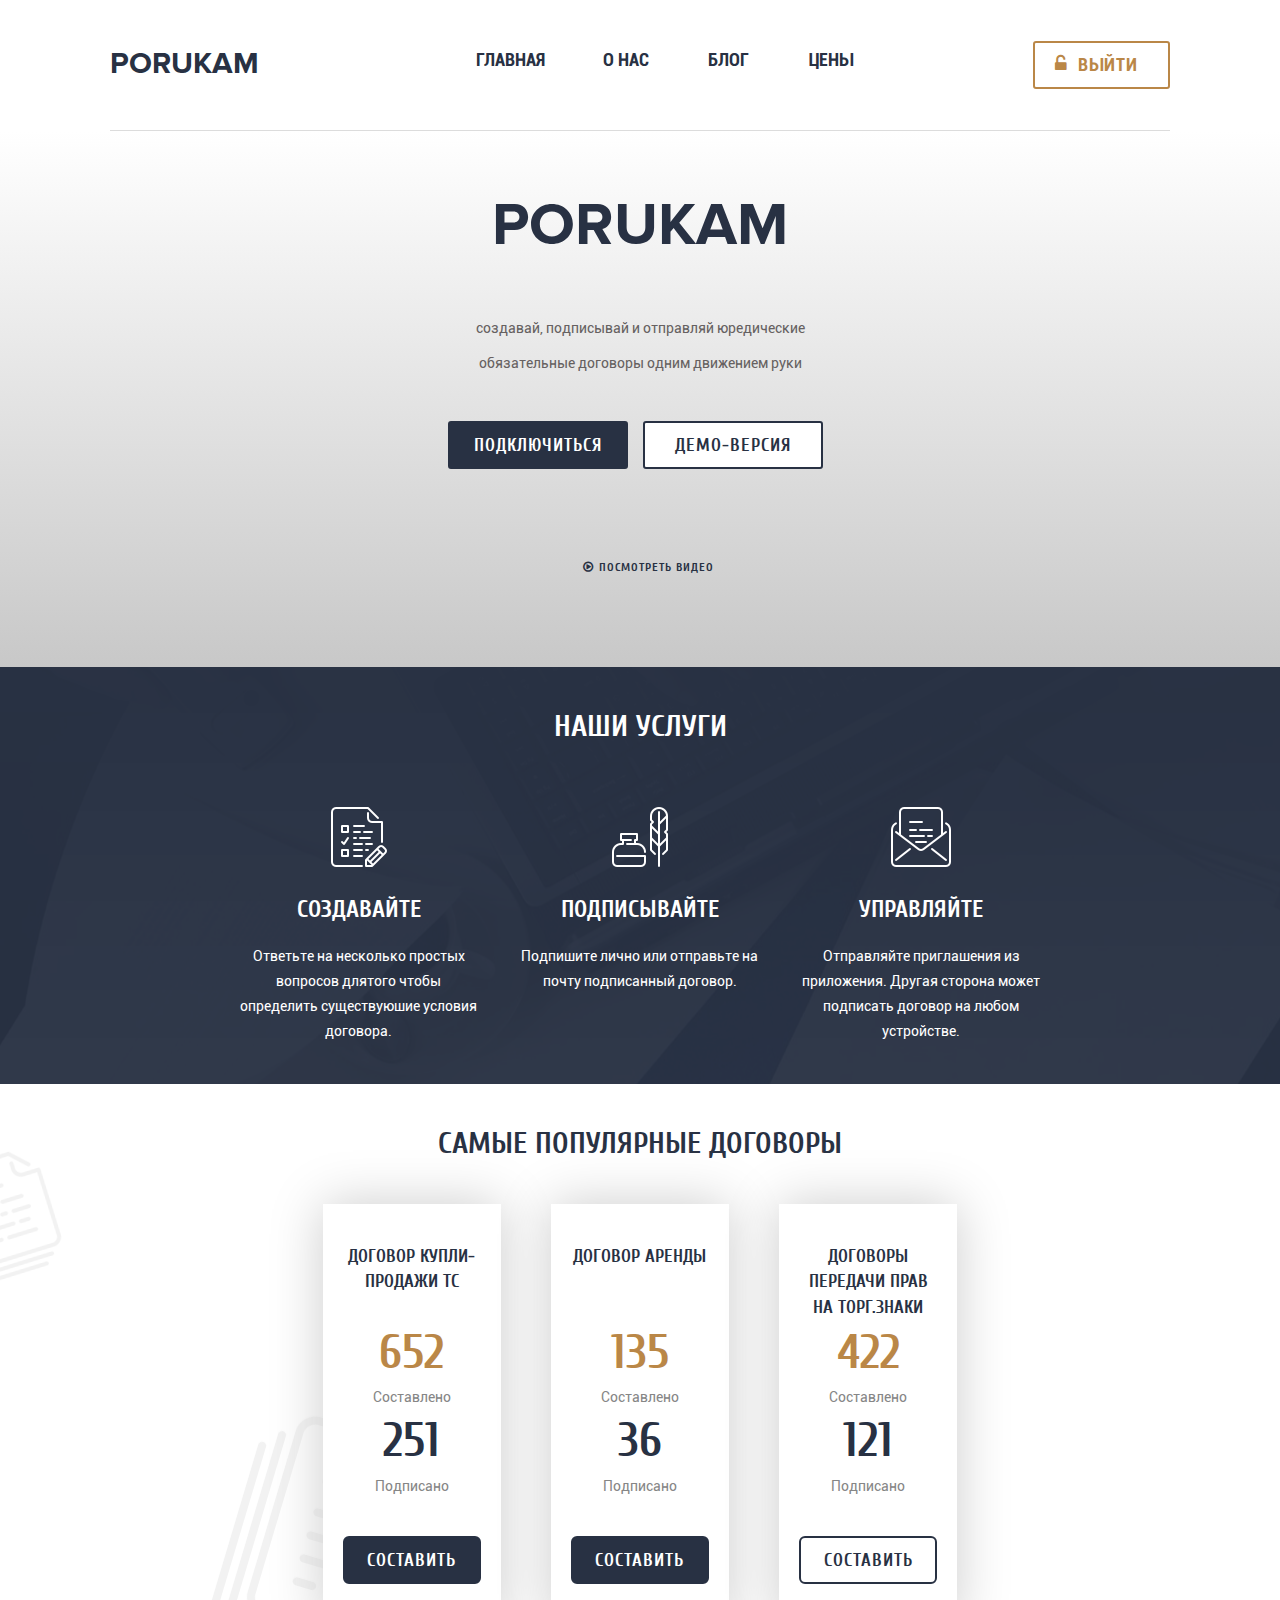
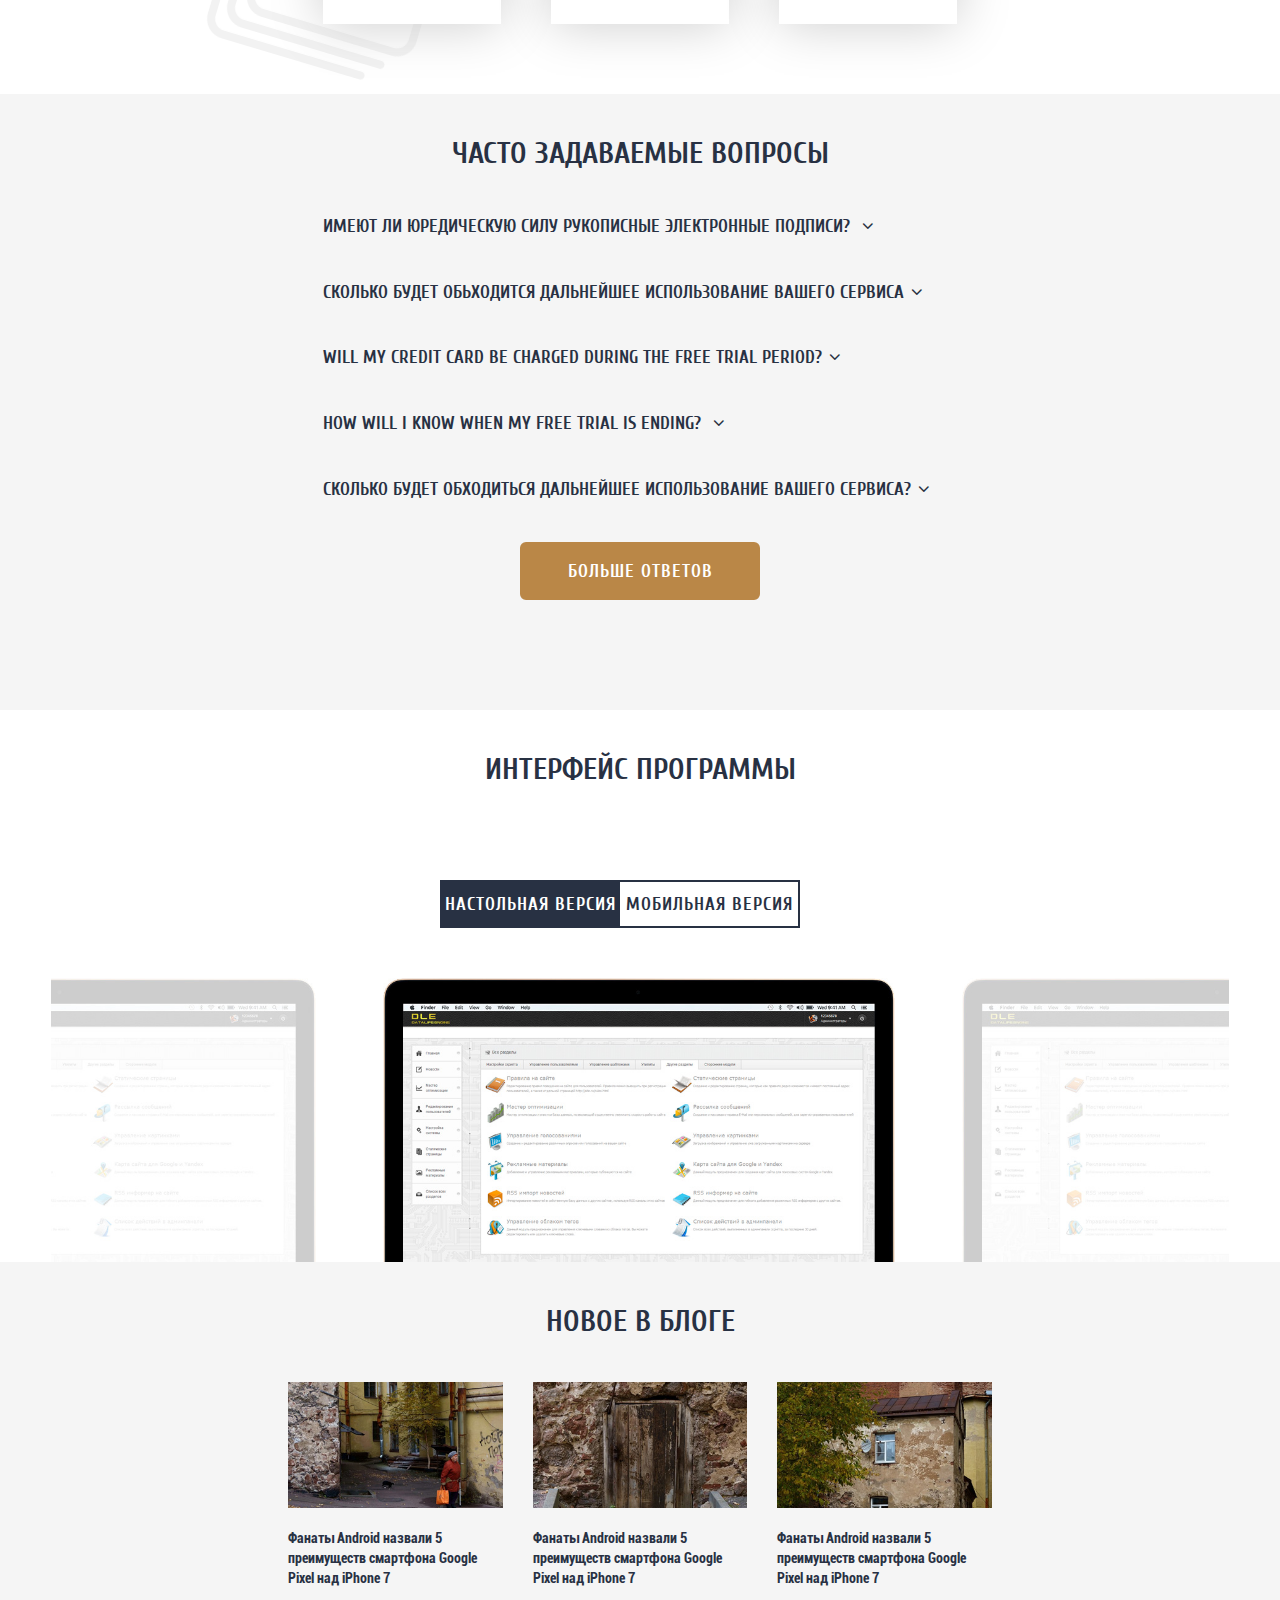
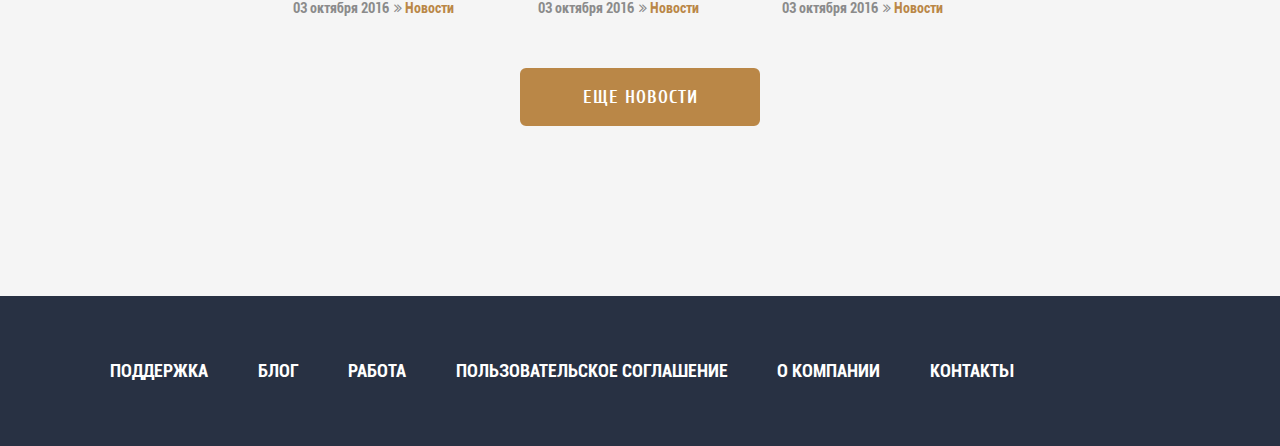
<file: porukam-master/index_main.html>
<!DOCTYPE html>
<html>
<head>
	<meta charset="utf-8">
	<meta name="viewport" content="width=device-width, initial-scale=1.0">
	<title>Porukam</title>
	<link media="all" rel="stylesheet" href="css/all.css">
	<link media="all" rel="stylesheet" href="css/font-awesome.min.css">
	<link media="all" rel="stylesheet" href="css/build.css">
	<link href="css/bootstrap.css" rel="stylesheet">
</head>
<body>
	<div class="wrapper">
		<div id="header-top">
			<div class="row content1 mainLine">
				<div class="mobile col-xs-1">
					<i id="open" class="fa fa-th-list fa-2x" aria-hidden="true"></i>
				</div>	
				<div id="mob">
					<i  id="close" class="fa fa-times-circle fa-1x" aria-hidden="true"></i>
					<ul class="list-unstyled text-uppercase">
						<li class="active"><a href="#">главная</a></li>
						<li><a href="#">о нас</a></li>
						<li><a href="#">блог</a></li>	
						<li><a href="#">цены</a></li>	
					</ul>
				</div>
				<div class="logo col-xs-6 col-sm-3 col-md-2 text-uppercase"><a href="#">Porukam</a></div>
				<nav id="nav" class="col-md-offset-1 col-lg-offset-2 col-sm-7  col-md-8">
					<ul class="list-unstyled list-inline text-uppercase">
						<li class="active"><a href="#">главная</a></li>
						<li><a href="#">о нас</a></li>
						<li><a href="#">блог</a></li>	
						<li><a href="#">цены</a></li>	
					</ul>
				</nav>
				<div class="col-md-offset-1  sign-out  col-lg-2 col-xs-6  col-md-2 col-sm-2">
					<button type="button" class="btn btn-primary btn-lg"><i class="fa fa-unlock-alt fa-1x" aria-hidden="true"></i>выйти</button>
				</div>
			</div>           
		</div>
		<div class="mainContent">
			<div class="row introWrapper">
				<div class="introBox col-sm-5 col-md-4 col-lg-4">
					<div class="h1">Porukam</div>
					<p class="small1">создавай, подписывай и отправляй юредические обязательные договоры одним движением руки</p>
					<div class="buttonBox">
						<button type="button" class="btn btn-primary btn-lg fullV">Подключиться</button>
						<button type="button" class="btn btn-primary btn-lg demoV">Демо-Версия</button>
					</div>
					<div class="dropdown videoBox">
						<button type="button" class="btn btn-primary btn-lg dropdown-toggle" data-toggle="dropdown"><i class="fa fa-play-circle-o fa-1x" aria-hidden="true"></i>посмотреть видео</button>
						<iframe width="560" height="315" src="https://www.youtube.com/embed/WOCfLQ-Lnwg" class="dropdown-menu" frameborder="0" allowfullscreen></iframe>
					</div>
				</div>
			</div>
			<div class="row ourServices">
				<div class="mainTitle">Наши услуги</div>
				<div class="servicesWrap  col-sm-10 col-md-8 col-lg-8">
					<div class=" servicesBox createOS col-sm-4 col-md-4 col-lg-4">
						<div class="h3"><img src="images/createOS.png" alt="Porukam"><p>Создавайте</p></div>
						<p class="textOS">Ответьте на несколько простых вопросов длятого чтобы определить существуюшие условия договора.</p>
					</div>
					<div class="servicesBox signOS col-sm-4 col-md-4 col-lg-4">
						<div class="h3"><img src="images/signOS.png" alt="Porukam"><p>Подписывайте</p></div>
						<p class="textOS">Подпишите лично или отправьте на почту подписанный договор.</p>
					</div>
					<div class="servicesBox manageOS col-sm-4 col-md-4 col-lg-4">
						<div class="h3"><img src="images/manageOS.png" alt="Porukam"><p>Управляйте</p></div>
						<p class="textOS">Отправляйте приглашения из приложения. Другая сторона может подписать договор на любом устройстве.</p>
					</div>
				</div>
			</div>
			<div class="row pContracts">
				<div class="mainTitle">Самые популярные договоры</div>
				<div class="contractsWrap col-xs-12 col-sm-9 col-md-9 col-lg-7">
					<ul class="contractsBox list-unstyled list-inline">
						<li>
							<div class="cTitle">договор Купли-продажи тс</div>
							<div class="ready">652<span>Составлено</span></div>
							<div class="sign1">251<span>Подписано</span></div>
							<button type="button" class="btn btn-primary btn-lg deal">Составить</button>
						</li>
						<li>
							<div class="cTitle">Договор Аренды</div>
							<div class="ready">135<span>Составлено</span></div>
							<div class="sign1">36<span>Подписано</span></div>
							<button type="button" class="btn btn-primary btn-lg deal">Составить</button>
						</li>
						<li>
							<div class="cTitle">Договоры передачи прав на торг.знаки</div>
							<div class="ready">422<span>Составлено</span></div>
							<div class="sign1">121<span>Подписано</span></div>
							<button type="button" class="btn btn-primary btn-lg deal1">Составить</button>
						</li>
					</ul>
				</div>
			</div>
			<div class="row FAQ">
				<div class="mainTitle">Часто задаваемые вопросы</div>
				<div class="contractsWrap col-sm-10 col-md-8 col-lg-7">
					<div class="dropdown">
						<p class="FAQtitle dropdown-toggle" data-toggle="dropdown">Имеют ли юредическую силу рукописные электронные подписи? <i class="fa fa-angle-down" aria-hidden="true"></i> <i class="fa fa-angle-up" aria-hidden="true"></i></p>
						<p class="FAQanswer dropdown-menu">Да. В росссийском законодательстве есть только 2 вида подписи; электронная и обычная (собственноручная). Подпись , поставленная с помощью электронного устройства признается обычной.</p>
					</div>
					<div class="dropdown">
						<p class="FAQtitle dropdown-toggle" data-toggle="dropdown">Сколько будет обьходится дальнейшее использование вашего сервиса<i class="fa fa-angle-down" aria-hidden="true"></i><i class="fa fa-angle-up" aria-hidden="true"></i></p>
						<p class="FAQanswer dropdown-menu">Lorem ipsum dolor sit amet, consectetuer adipiscing elit. Aenean commodo ligula eget dolor. Aenean massa. Cum sociis natoque penatibus et magnis dis parturient montes, nascetur ridiculus mus. Donec quam felis, ultricies nec, pellentesque eu, pretium quis, sem. Nulla consequat massa quis enim. Donec pede justo, fringilla vel, aliquet nec, vulputate eget, arcu. In enim justo, rhoncus ut, imperdiet a, venenatis vitae, justo. Nullam dictum felis eu pede mollis pretium. Integer tincidunt. Cras dapibus. Vivamus elementum semper nisi. Aenean vulputate eleifend tellus. Aenean leo ligula, porttitor eu, consequat vitae, eleifend ac, enim. Aliquam lorem ante, dapibus in, viverra quis, feugiat a,</p>
					</div>
					<div class="dropdown">
						<p class="FAQtitle dropdown-toggle" data-toggle="dropdown">Will my credit card be charged during the free trial period?<i class="fa fa-angle-down" aria-hidden="true"></i><i class="fa fa-angle-up" aria-hidden="true"></i></p>
						<p class="FAQanswer dropdown-menu">Lorem ipsum dolor sit amet, consectetuer adipiscing elit. Aenean commodo ligula eget dolor. Aenean massa. Cum sociis natoque penatibus et magnis dis parturient montes, nascetur ridiculus mus. Donec quam felis, ultricies nec, pellentesque eu, pretium quis, sem. Nulla consequat massa quis enim. Donec pede justo, fringilla vel, aliquet nec, vulputate eget, arcu. In enim justo, rhoncus ut, imperdiet a, venenatis vitae, justo. Nullam dictum felis eu pede mollis pretium. Integer tincidunt. Cras dapibus. Vivamus elementum semper nisi. Aenean vulputate eleifend tellus. Aenean leo ligula, porttitor eu, consequat vitae, eleifend ac, enim. Aliquam lorem ante, dapibus in, viverra quis, feugiat a,</p>
					</div>
					<div class="dropdown">
						<p class="FAQtitle dropdown-toggle" data-toggle="dropdown">How will I know when my free trial is ending? <i class="fa fa-angle-down" aria-hidden="true"></i><i class="fa fa-angle-up" aria-hidden="true"></i></p>
						<p class="FAQanswer dropdown-menu">Lorem ipsum dolor sit amet, consectetuer adipiscing elit. Aenean commodo ligula eget dolor. Aenean massa. Cum sociis natoque penatibus et magnis dis parturient montes, nascetur ridiculus mus. Donec quam felis, ultricies nec, pellentesque eu, pretium quis, sem. Nulla consequat massa quis enim. Donec pede justo, fringilla vel, aliquet nec, vulputate eget, arcu. In enim justo, rhoncus ut, imperdiet a, venenatis vitae, justo. Nullam dictum felis eu pede mollis pretium. Integer tincidunt. Cras dapibus. Vivamus elementum semper nisi. Aenean vulputate eleifend tellus. Aenean leo ligula, porttitor eu, consequat vitae, eleifend ac, enim. Aliquam lorem ante, dapibus in, viverra quis, feugiat a,</p>
					</div>
					<div class="dropdown">
						<p class="FAQtitle dropdown-toggle" data-toggle="dropdown">Сколько будет обходиться дальнейшее использование вашего сервиса?<i class="fa fa-angle-down" aria-hidden="true"></i><i class="fa fa-angle-up" aria-hidden="true"></i></p>
						<p class="FAQanswer dropdown-menu">Lorem ipsum dolor sit amet, consectetuer adipiscing elit. Aenean commodo ligula eget dolor. Aenean massa. Cum sociis natoque penatibus et magnis dis parturient montes, nascetur ridiculus mus. Donec quam felis, ultricies nec, pellentesque eu, pretium quis, sem. Nulla consequat massa quis enim. Donec pede justo, fringilla vel, aliquet nec, vulputate eget, arcu. In enim justo, rhoncus ut, imperdiet a, venenatis vitae, justo. Nullam dictum felis eu pede mollis pretium. Integer tincidunt. Cras dapibus. Vivamus elementum semper nisi. Aenean vulputate eleifend tellus. Aenean leo ligula, porttitor eu, consequat vitae, eleifend ac, enim. Aliquam lorem ante, dapibus in, viverra quis, feugiat a,</p>
					</div>
					<div class="FAQbutton"><button type="button" class="btn btn-primary btn-lg moreAnswers">Больше ответов</button></div>
				</div>
			</div>
			<div class="row Prog">
				<div class="ProgBox col-sm-12 ">
					<div class="mainTitle">Интерфейс программы</div>
						<div class="buttonBox3">
							<button type="button" class="btn btn-primary btn-lg desktopV">Настольная версия</button>
							<button type="button" class="btn btn-primary btn-lg mobileV">Мобильная версия</button>
						</div>
						<div class="imageBox col-sm-12 col-md-12 col-lg-12">
							<img class="mobile1" src="images/mobile1.jpg" alt="Porukam">
							<img class="mobile2" src="images/mobile2.jpg" alt="Porukam">
							<img class="mobile3" src="images/mobile3.jpg" alt="Porukam">
						</div>
				</div>
			</div>
			<div class="row blog">
				<div class="mainTitle">Новое в блоге</div>
				<div class="blogWrap  col-sm-12 col-md-12 col-lg-7">
						<div class="blogBox col-sm-4 col-md-4 col-lg-4">
							<a class="blogImage"><img src="images/blog1.jpg" alt="Porukam"></a>
							<p class="blogText">Фанаты Android назвали 5 преимуществ смартфона Google Pixel над iPhone 7</p>
							<ul class="list-unstyled list-inline col-sm-12 col-md-12 col-lg-12">
								<li><a class="blogdate" href="#">03 октября 2016<i class="fa fa-angle-double-right" aria-hidden="true"></i></a></li>
								<li><a class="blogNews" href="#">Новости</a></li>
							</ul>
						</div>
						<div class="blogBox col-sm-4 col-md-4 col-lg-4">
							<a class="blogImage"><img src="images/blog2.jpg" alt="Porukam"></a>
							<p class="blogText">Фанаты Android назвали 5 преимуществ смартфона Google Pixel над iPhone 7</p>
							<ul class="list-unstyled list-inline col-sm-12 col-md-12 col-lg-12">
								<li><a class="blogdate" href="#">03 октября 2016<i class="fa fa-angle-double-right" aria-hidden="true"></i></a></li>
								<li><a class="blogNews" href="#">Новости</a></li>
							</ul>
						</div>
						<div class=" blogBox createOS col-sm-4 col-md-4 col-lg-4">
							<a class="blogImage"><img src="images/blog3.jpg" alt="Porukam"></a>
							<p class="blogText">Фанаты Android назвали 5 преимуществ смартфона Google Pixel над iPhone 7</p>
							<ul class="list-unstyled list-inline col-sm-12 col-md-12 col-lg-12">
								<li><a class="blogdate" href="#">03 октября 2016<i class="fa fa-angle-double-right" aria-hidden="true"></i></a></li>
								<li><a class="blogNews" href="#">Новости</a></li>
							</ul>
						</div>
					<div class="newsButton"><button type="button" class="btn btn-primary btn-lg moreNews">Еще новости</button></div>
				</div>
			</div>
		<div class="fDown"></div>
	</div>
		<div id="footer">
			<div class="row">
				<div class="footer-box">
					<ul class="col-md-12  list-unstyled list-inline text-uppercase">
							<li><a href="#">Поддержка</a></li>
							<li><a href="#">Блог</a></li>
							<li><a href="#">Работа</a></li>
							<li><a href="#">Пользовательское соглашение</a></li>
							<li><a href="#">О компании</a></li>
							<li><a href="#">Контакты</a></li>
					</ul>
				</div>
			</div>
		</div>
	</div>
 	
	 <script src="https://ajax.googleapis.com/ajax/libs/jquery/1.12.4/jquery.min.js"></script>
	 <script src="js/bootstrap.min.js"></script>
	<script src="js/jquery-control.js"></script>
<script>
$(function(){
  var hash = window.location.hash;
  hash && $('ul.nav a[href="' + hash + '"]').tab('show');

  $('.nav-tabs a').click(function (e) {
    $(this).tab('show');
    var scrollmem = $('body').scrollTop() || $('html').scrollTop();
    window.location.hash = this.hash;
    $('html,body').scrollTop(scrollmem);
  });
});

</script>


</body>
</html>
</file>
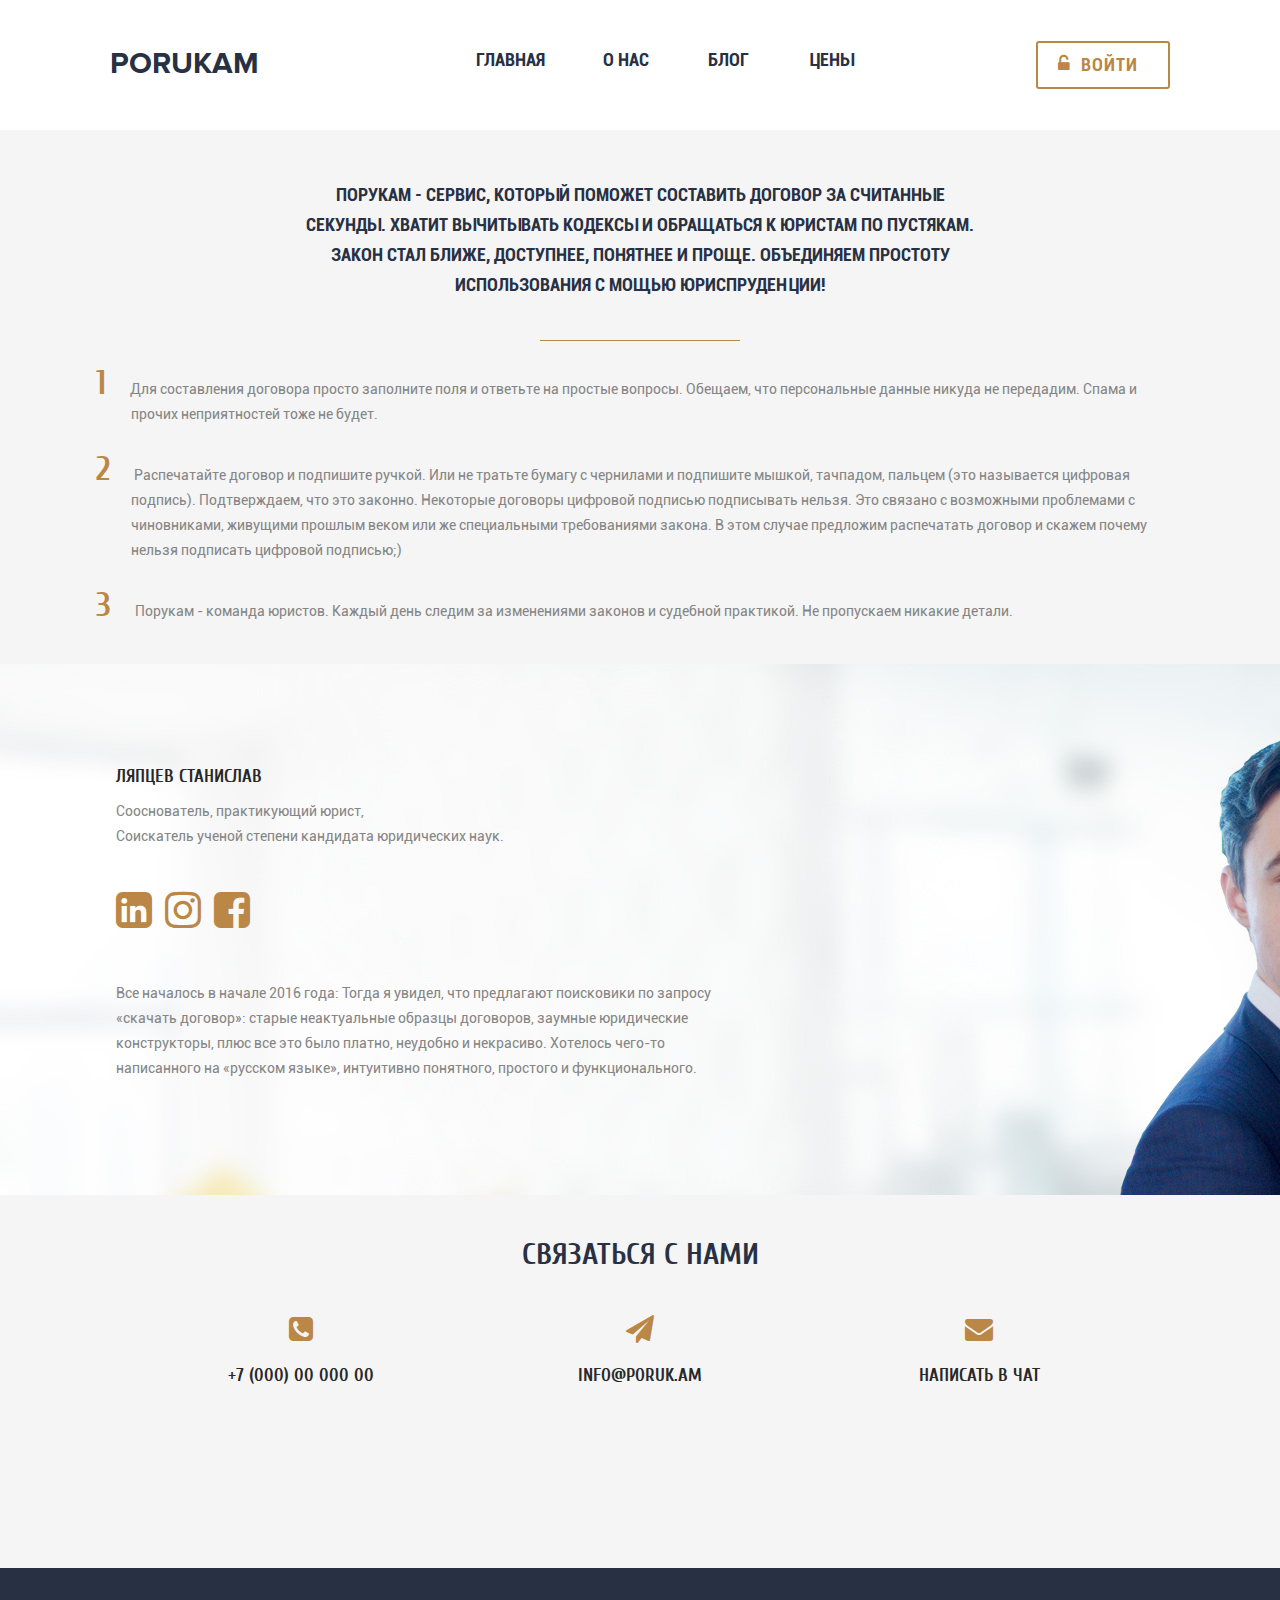
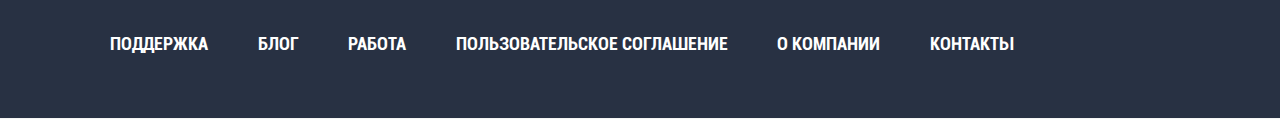
<file: porukam-master/indexAboutUs.html>
<!DOCTYPE html>
<html>
<head>
	<meta charset="utf-8">
	<meta name="viewport" content="width=device-width, initial-scale=1.0">
	<title>Porukam</title>
	<link media="all" rel="stylesheet" href="css/all.css">
	<link media="all" rel="stylesheet" href="css/font-awesome.min.css">
	<link media="all" rel="stylesheet" href="css/build.css">
	<link href="css/bootstrap.css" rel="stylesheet">
</head>
<body>
	<div class="wrapper">
		<div id="header-top">
			<div class="row content1">
				<div class="mobile col-xs-1">
					<i id="open" class="fa fa-th-list fa-2x" aria-hidden="true"></i>
				</div>	
				<div id="mob">
					<i  id="close" class="fa fa-times-circle fa-1x" aria-hidden="true"></i>
					<ul class="list-unstyled text-uppercase">
						<li class="active"><a href="#">главная</a></li>
						<li><a href="#">о нас</a></li>
						<li><a href="#">блог</a></li>	
						<li><a href="#">цены</a></li>	
					</ul>
				</div>
				<div class="logo col-xs-6 col-sm-3 col-md-2 text-uppercase"><a href="#">Porukam</a></div>
				<nav id="nav" class="col-md-offset-1 col-lg-offset-2 col-sm-7  col-md-8">
					<ul class="list-unstyled list-inline text-uppercase">
						<li class="active"><a href="#">главная</a></li>
						<li><a href="#">о нас</a></li>
						<li><a href="#">блог</a></li>	
						<li><a href="#">цены</a></li>	
					</ul>
				</nav>
				<div class="col-md-offset-1  sign-out  col-lg-2 col-xs-6  col-md-2 col-sm-2">
					<button type="button" class="btn btn-primary btn-lg"><i class="fa fa-unlock-alt fa-1x" aria-hidden="true"></i>войти</button>
				</div>
			</div>           
		</div>
		<div class="mainContent">
			<div class="row mainContent2">
				<div class="main-introbox col-xs-12">
					<p class="main-intro">Порукам - сервис, который поможет составить договор за считанные секунды. Хватит вычитывать кодексы и обращаться к юристам по пустякам. Закон стал ближе, доступнее, понятнее и проще. Объединяем простоту использования с мощью юриспруденции!</p>
					<p class="main-intro main-intro-line"></p>
				</div>
			</div>
			<div class="row mainContent2">
				<ol class="list-unstyled advantages col-xs-12">
					 <li>Для составления договора просто заполните поля и ответьте на простые вопросы. Обещаем, что персональные данные никуда не передадим. Спама и прочих неприятностей тоже не будет.</li>
					 <li>Распечатайте договор и подпишите ручкой. Или не тратьте бумагу с чернилами и подпишите мышкой, тачпадом, пальцем (это называется цифровая подпись). Подтверждаем, что это законно. Некоторые договоры цифровой подписью подписывать нельзя. Это связано с возможными проблемами с чиновниками, живущими прошлым веком или же специальными требованиями закона. В этом случае предложим распечатать договор и скажем почему нельзя подписать цифровой подписью;)</li>
					  <li>Порукам - команда юристов. Каждый день следим за изменениями законов и судебной практикой. Не пропускаем никакие детали.</li>

				 </ol>
			</div>
			<div class="row">
				<div class="author-box col-xs-12">
					<div class=" mainContent2">
						<div class="about-author">
							<p class="author-name">Ляпцев Станислав</p>
							<p class="author-text">Сооснователь, практикующий юрист, </p>
							<p class="author-text">Соискатель ученой степени кандидата юридических наук.</p>
							<ul class="author-media  list-unstyled list-inline">
							<li><a href="https://www.linkedin.com"><i class="fa fa-linkedin-square fa-3x" aria-hidden="true"></i></a></li>
							<li><a href="https://www.instagram.com/staslyaptsev/"><i class="fa fa-instagram fa-3x" aria-hidden="true"></i></a></li>	
							<li><a href="https://ru-ru.facebook.com/staslyaptsev"><i class="fa fa-facebook-square fa-3x" aria-hidden="true"></i></a></li>	
						</ul>
						<p class="author-text">Все началось в начале 2016 года: Тогда я увидел, что предлагают поисковики по запросу «скачать договор»: старые неактуальные образцы договоров, заумные юридические конструкторы, плюс все это было платно, неудобно и некрасиво. Хотелось чего-то написанного на «русском языке», интуитивно понятного, простого и функционального.</p>
						</div>
					</div>
				</div>
			</div>
			<div class="row mainContent2">
				<div class="mainTitle">Связаться с нами</div>
					<div class="contact-box  col-sm-12 col-md-12 col-lg-12">
						<div class="contact-icon1 col-sm-4 col-md-4 col-lg-4">
							<i class="fa fa-phone-square fa-2x" aria-hidden="true"></i>
							<p class="contact-info">+7 (000) 00 000 00</p>
						</div>
						<div class="contact-icon2 col-sm-4 col-md-4 col-lg-4">
							<i class="fa fa-paper-plane fa-2x" aria-hidden="true"></i>
							<p class="contact-info">info@poruk.am</p>
						</div>
						<div class="contact-icon3 createOS col-sm-4 col-md-4 col-lg-4">
							<i class="fa fa-envelope fa-2x" aria-hidden="true"></i>
							<p class="contact-info">Написать в чат</p>
						</div>
				</div>
			</div>
		<div class="fDown"></div>
	</div>
		<div id="footer">
			<div class="row">
				<div class="footer-box">
					<ul class="col-md-12  list-unstyled list-inline text-uppercase">
							<li><a href="#">Поддержка</a></li>
							<li><a href="#">Блог</a></li>
							<li><a href="#">Работа</a></li>
							<li><a href="#">Пользовательское соглашение</a></li>
							<li><a href="#">О компании</a></li>
							<li><a href="#">Контакты</a></li>
					</ul>
				</div>
			</div>
		</div>
	</div>
 	
	 <script src="https://ajax.googleapis.com/ajax/libs/jquery/1.12.4/jquery.min.js"></script>
	 <script src="js/bootstrap.min.js"></script>
	<script src="js/jquery-control.js"></script>
<script>
$(function(){
  var hash = window.location.hash;
  hash && $('ul.nav a[href="' + hash + '"]').tab('show');

  $('.nav-tabs a').click(function (e) {
    $(this).tab('show');
    var scrollmem = $('body').scrollTop() || $('html').scrollTop();
    window.location.hash = this.hash;
    $('html,body').scrollTop(scrollmem);
  });
});

</script>


</body>
</html>
</file>
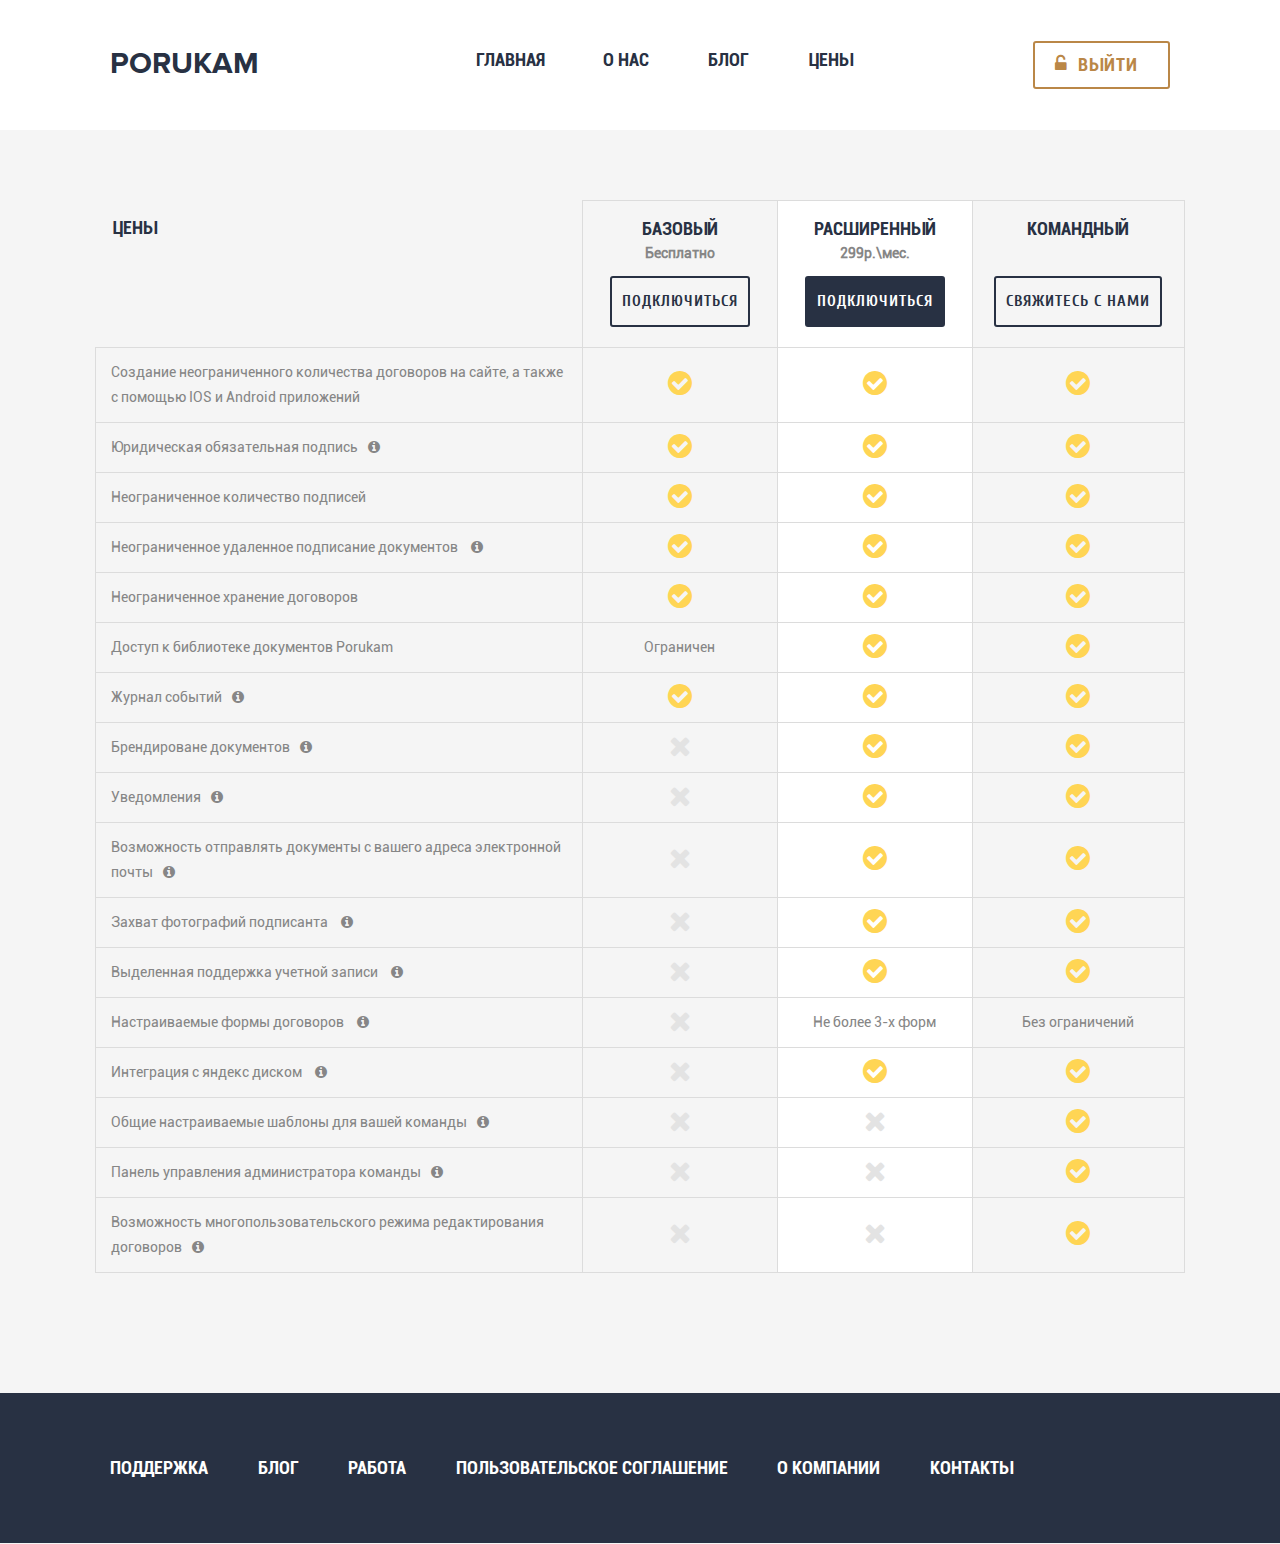
<file: porukam-master/indexPRICE.html>
<!DOCTYPE html>
<html>
<head>
	<meta charset="utf-8">
	<meta name="viewport" content="width=device-width, initial-scale=1.0">
	<title>Porukam</title>
	<link media="all" rel="stylesheet" href="css/all.css">
	<link media="all" rel="stylesheet" href="css/font-awesome.min.css">
	<link media="all" rel="stylesheet" href="css/build.css">
	<link href="css/bootstrap.css" rel="stylesheet">
</head>
<body>
	<div class="wrapper">
		<div id="header-top">
			<div class="row content1">
				<div class="mobile col-xs-1">
					<i id="open" class="fa fa-th-list fa-2x" aria-hidden="true"></i>
				</div>	
				<div id="mob">
					<i  id="close" class="fa fa-times-circle fa-1x" aria-hidden="true"></i>
					<ul class="list-unstyled text-uppercase">
						<li class="active"><a href="#">главная</a></li>
						<li><a href="#">о нас</a></li>
						<li><a href="#">блог</a></li>	
						<li><a href="#">цены</a></li>	
					</ul>
				</div>
				<div class="logo col-xs-6 col-sm-3 col-md-2 text-uppercase"><a href="#">Porukam</a></div>
				<nav id="nav" class="col-md-offset-1 col-lg-offset-2 col-sm-7  col-md-8">
					<ul class="list-unstyled list-inline text-uppercase">
						<li class="active"><a href="#">главная</a></li>
						<li><a href="#">о нас</a></li>
						<li><a href="#">блог</a></li>	
						<li><a href="#">цены</a></li>	
					</ul>
				</nav>
				<div class="col-md-offset-1  sign-out  col-lg-2 col-xs-6  col-md-2 col-sm-2">
					<button type="button" class="btn btn-primary btn-lg"><i class="fa fa-unlock-alt fa-1x" aria-hidden="true"></i>выйти</button>
				</div>
			</div>           
		</div>
		<div class="content">
			<div class="row">
				<table class="tarif-price col-xs-12" id="table1">
    					<tr class="top-row">
							<th class="price-title price-title1 col-xs-5 ">Цены</th>
							<th class="price-title col-xs-2">Базовый <p class="paragraph-name">Бесплатно</p> <button type="button" class="btn btn-primary btn-lg connect1">Подключиться</button></th>
							<th class="price-title col-xs-2 extended-block">Расширенный <p class="paragraph-name">299р.\мес.</p> <button type="button" class="btn btn-primary btn-lg connect2">Подключиться</button></th>
							<th class="price-title col-xs-2">Командный <button type="button" class="btn btn-primary btn-lg connect1 connect">Свяжитесь с нами</button></th>
						</tr>
						<tr>
							<td class="col-xs-5 paragraph-name paragraph-height">Создание неограниченного количества договоров на сайте, а также с помощью IOS и Android приложений</td>
							<td class="col-xs-2"><i class="fa fa-check-circle fa-2x" aria-hidden="true"></i></td>
							<td class="col-xs-2 extended-block"><i class="fa fa-check-circle fa-2x" aria-hidden="true"></i></td>
							<td class="col-xs-2"><i class="fa fa-check-circle fa-2x" aria-hidden="true"></i></td>
						</tr>
						<tr>
							<td class="col-xs-5"><span class="paragraph-name" data-toggle="tooltip" data-placement="right" title="Пишите как указано в паспорте, страница 5, а для тех, у кого много &quot;прописок&quot;- 6 и далее">Юридическая обязательная подпись<i class="fa fa-info-circle " aria-hidden="true"></i></span></td>
							<td class="col-xs-2"><i class="fa fa-check-circle fa-2x" aria-hidden="true"></i></td>
							<td class="col-xs-2 extended-block"><i class="fa fa-check-circle fa-2x" aria-hidden="true"></i></td>
							<td class="col-xs-2"><i class="fa fa-check-circle fa-2x" aria-hidden="true"></i></td>
						</tr>
						<tr>
							<td class="col-xs-5 paragraph-name">Неограниченное количество подписей</td>
							<td class="col-xs-2"><i class="fa fa-check-circle fa-2x" aria-hidden="true"></i></td>
							<td class="col-xs-2 extended-block"><i class="fa fa-check-circle fa-2x" aria-hidden="true"></i></td>
							<td class="col-xs-2"><i class="fa fa-check-circle fa-2x" aria-hidden="true"></i></td>
						</tr>
						<tr>
							<td class="col-xs-5 paragraph-name">Неограниченное удаленное подписание документов <i class="fa fa-info-circle" aria-hidden="true"></i></td>
							<td class="col-xs-2"><i class="fa fa-check-circle fa-2x" aria-hidden="true"></i></td>
							<td class="col-xs-2 extended-block"><i class="fa fa-check-circle fa-2x" aria-hidden="true"></i></td>
							<td class="col-xs-2"><i class="fa fa-check-circle fa-2x" aria-hidden="true"></i></td>
						</tr>
						<tr>
							<td class="col-xs-5 paragraph-name">Неограниченное хранение договоров </td>
							<td class="col-xs-2"><i class="fa fa-check-circle fa-2x" aria-hidden="true"></i></td>
							<td class="col-xs-2 extended-block"><i class="fa fa-check-circle fa-2x" aria-hidden="true"></i></td>
							<td class="col-xs-2"><i class="fa fa-check-circle fa-2x" aria-hidden="true"></i></td>
						</tr>
						<tr>
							<td class="col-xs-5 paragraph-name">Доступ к библиотеке документов Porukam</td>
							<td class="col-xs-2 paragraph-name">Ограничен</td>
							<td class="col-xs-2 extended-block"><i class="fa fa-check-circle fa-2x" aria-hidden="true"></i></td>
							<td class="col-xs-2"><i class="fa fa-check-circle fa-2x" aria-hidden="true"></i></td>
						</tr>
						<tr>
							<td class="col-xs-5 paragraph-name">Журнал событий<i class="fa fa-info-circle" aria-hidden="true"></i></td>
							<td class="col-xs-2"><i class="fa fa-check-circle fa-2x" aria-hidden="true"></td>
							<td class="col-xs-2 extended-block"><i class="fa fa-check-circle fa-2x" aria-hidden="true"></td>
							<td class="col-xs-2"><i class="fa fa-check-circle fa-2x" aria-hidden="true"></td>
						</tr>
						<tr>
							<td class="col-xs-5 paragraph-name">Брендироване документов<i class="fa fa-info-circle" aria-hidden="true"></i></td>
							<td class="col-xs-2"><i class="fa fa-times fa-2x" aria-hidden="true"></i></td>
							<td class="col-xs-2 extended-block"><i class="fa fa-check-circle fa-2x" aria-hidden="true"></td>
							<td class="col-xs-2"><i class="fa fa-check-circle fa-2x" aria-hidden="true"></td>
						</tr>
						<tr>
							<td class="col-xs-5 paragraph-name">Уведомления<i class="fa fa-info-circle" aria-hidden="true"></i></td>
							<td class="col-xs-2"><i class="fa fa-times fa-2x" aria-hidden="true"></i></td>
							<td class="col-xs-2 extended-block"><i class="fa fa-check-circle fa-2x" aria-hidden="true"></td>
							<td class="col-xs-2"><i class="fa fa-check-circle fa-2x" aria-hidden="true"></td>
						</tr>
						<tr>
							<td class="col-xs-5 paragraph-name paragraph-height">Возможность отправлять документы с вашего адреса электронной почты<i class="fa fa-info-circle" aria-hidden="true"></i></td>
							<td class="col-xs-2"><i class="fa fa-times fa-2x" aria-hidden="true"></i></td>
							<td class="col-xs-2 extended-block"><i class="fa fa-check-circle fa-2x" aria-hidden="true"></td>
							<td class="col-xs-2"><i class="fa fa-check-circle fa-2x" aria-hidden="true"></td>
						</tr>
						<tr>
							<td class="col-xs-5 paragraph-name">Захват фотографий подписанта <i class="fa fa-info-circle" aria-hidden="true"></i></td>
							<td class="col-xs-2"><i class="fa fa-times fa-2x" aria-hidden="true"></i></td>
							<td class="col-xs-2 extended-block"><i class="fa fa-check-circle fa-2x" aria-hidden="true"></td>
							<td class="col-xs-2"><i class="fa fa-check-circle fa-2x" aria-hidden="true"></td>
						</tr>
						<tr>
							<td class="col-xs-5 paragraph-name">Выделенная поддержка учетной записи <i class="fa fa-info-circle" aria-hidden="true"></i></td>
							<td class="col-xs-2"><i class="fa fa-times fa-2x" aria-hidden="true"></i></td>
							<td class="col-xs-2 extended-block"><i class="fa fa-check-circle fa-2x" aria-hidden="true"></td>
							<td class="col-xs-2"><i class="fa fa-check-circle fa-2x" aria-hidden="true"></td>
						</tr>
						<tr>
							<td class="col-xs-5 paragraph-name">Настраиваемые формы договоров <i class="fa fa-info-circle" aria-hidden="true"></i></td>
							<td class="col-xs-2"><i class="fa fa-times fa-2x" aria-hidden="true"></i></td>
							<td class="col-xs-2 extended-block paragraph-name">Не более 3-х форм</td>
							<td class="col-xs-2 paragraph-name">Без ограничений</td>
						</tr>
						<tr>
							<td class="col-xs-5 paragraph-name">Интеграция с яндекс диском <i class="fa fa-info-circle" aria-hidden="true"></i></td>
							<td class="col-xs-2"><i class="fa fa-times fa-2x" aria-hidden="true"></i></td>
							<td class="col-xs-2 extended-block"><i class="fa fa-check-circle fa-2x" aria-hidden="true"></td>
							<td class="col-xs-2"><i class="fa fa-check-circle fa-2x" aria-hidden="true"></td>
						</tr>
						<tr>
							<td class="col-xs-5 paragraph-name">Общие настраиваемые шаблоны для вашей команды<i class="fa fa-info-circle" aria-hidden="true"></i></td>
							<td class="col-xs-2"><i class="fa fa-times fa-2x" aria-hidden="true"></i></td>
							<td class="col-xs-2 extended-block"><i class="fa fa-times fa-2x" aria-hidden="true"></i></td>
							<td class="col-xs-2"><i class="fa fa-check-circle fa-2x" aria-hidden="true"></td>
						</tr>
						<tr>
							<td class="col-xs-5 paragraph-name">Панель управления администратора команды<i class="fa fa-info-circle" aria-hidden="true"></i></td>
							<td class="col-xs-2"><i class="fa fa-times fa-2x" aria-hidden="true"></i></td>
							<td class="col-xs-2 extended-block"><i class="fa fa-times fa-2x" aria-hidden="true"></i></td>
							<td class="col-xs-2"><i class="fa fa-check-circle fa-2x" aria-hidden="true"></td>
						</tr>
						<tr>
							<td class="col-xs-5 paragraph-name paragraph-height">Возможность многопользовательского режима редактирования договоров<i class="fa fa-info-circle" aria-hidden="true"></i></td>
							<td class="col-xs-2"><i class="fa fa-times fa-2x" aria-hidden="true"></i></td>
							<td class="col-xs-2 extended-block"><i class="fa fa-times fa-2x" aria-hidden="true"></i></td>
							<td class="col-xs-2"><i class="fa fa-check-circle fa-2x" aria-hidden="true"></td>
						</tr>
					</table>
			</div>
			
		<div class="fDown"></div>
	</div>
		<div id="footer">
			<div class="row">
				<div class="footer-box">
					<ul class="col-md-12  list-unstyled list-inline text-uppercase">
							<li><a href="#">Поддержка</a></li>
							<li><a href="#">Блог</a></li>
							<li><a href="#">Работа</a></li>
							<li><a href="#">Пользовательское соглашение</a></li>
							<li><a href="#">О компании</a></li>
							<li><a href="#">Контакты</a></li>
					</ul>
				</div>
			</div>
		</div>
	</div>
 	
	 <script src="https://ajax.googleapis.com/ajax/libs/jquery/1.12.4/jquery.min.js"></script>
	 <script src="js/bootstrap.min.js"></script>
	<script src="js/jquery-control.js"></script>
<script>
$(function(){
  var hash = window.location.hash;
  hash && $('ul.nav a[href="' + hash + '"]').tab('show');

  $('.nav-tabs a').click(function (e) {
    $(this).tab('show');
    var scrollmem = $('body').scrollTop() || $('html').scrollTop();
    window.location.hash = this.hash;
    $('html,body').scrollTop(scrollmem);
  });
});

</script>
<script>

$(function () {
 
  $('[data-toggle="tooltip"]').tooltip()
})
</script>

</body>
</html>
</file>
<file: porukam-master/css/select2.css>
.select2-container {
  box-sizing: border-box;
  display: inline-block;
  margin: 0;
  position: relative;
  vertical-align: middle; }
  .select2-container .select2-selection--single {
    box-sizing: border-box;
    cursor: pointer;
    display: block;
    height: 28px;
    user-select: none;
    -webkit-user-select: none; }
    .select2-container .select2-selection--single .select2-selection__rendered {
      display: block;
      padding-left: 8px;
      padding-right: 20px;
      overflow: hidden;
      text-overflow: ellipsis;
      white-space: nowrap; }
    .select2-container .select2-selection--single .select2-selection__clear {
      position: relative; }
  .select2-container[dir="rtl"] .select2-selection--single .select2-selection__rendered {
    padding-right: 8px;
    padding-left: 20px; }
  .select2-container .select2-selection--multiple {
    box-sizing: border-box;
    cursor: pointer;
    display: block;
    min-height: 32px;
    user-select: none;
    -webkit-user-select: none; }
    .select2-container .select2-selection--multiple .select2-selection__rendered {
      display: inline-block;
      overflow: hidden;
      padding-left: 8px;
      text-overflow: ellipsis;
      white-space: nowrap; }
  .select2-container .select2-search--inline {
    float: left; }
    .select2-container .select2-search--inline .select2-search__field {
      box-sizing: border-box;
      border: none;
      font-size: 100%;
      margin-top: 5px;
      padding: 0; }
      .select2-container .select2-search--inline .select2-search__field::-webkit-search-cancel-button {
        -webkit-appearance: none; }

.select2-dropdown {
  background-color: white;
  border: 1px solid #aaa;
  border-radius: 4px;
  box-sizing: border-box;
  display: block;
  position: absolute;
  left: -100000px;
  width: 100%;
  z-index: 1051; }

.select2-results {
  display: block; }

.select2-results__options {
  list-style: none;
  margin: 0;
  padding: 0; }

.select2-results__option {
  padding: 6px;
  user-select: none;
  -webkit-user-select: none; }
  .select2-results__option[aria-selected] {
    cursor: pointer; }

.select2-container--open .select2-dropdown {
  left: 0; }

.select2-container--open .select2-dropdown--above {
  border-bottom: none;
  border-bottom-left-radius: 0;
  border-bottom-right-radius: 0; }

.select2-container--open .select2-dropdown--below {
  border-top: none;
  border-top-left-radius: 0;
  border-top-right-radius: 0; }

.select2-search--dropdown {
  display: block;
  padding: 4px; }
  .select2-search--dropdown .select2-search__field {
    padding: 4px;
    width: 100%;
    box-sizing: border-box; }
    .select2-search--dropdown .select2-search__field::-webkit-search-cancel-button {
      -webkit-appearance: none; }
  .select2-search--dropdown.select2-search--hide {
    display: none; }

.select2-close-mask {
  border: 0;
  margin: 0;
  padding: 0;
  display: block;
  position: fixed;
  left: 0;
  top: 0;
  min-height: 100%;
  min-width: 100%;
  height: auto;
  width: auto;
  opacity: 0;
  z-index: 99;
  background-color: #fff;
  filter: alpha(opacity=0); }

.select2-hidden-accessible {
  border: 0 !important;
  clip: rect(0 0 0 0) !important;
  height: 1px !important;
  margin: -1px !important;
  overflow: hidden !important;
  padding: 0 !important;
  position: absolute !important;
  width: 1px !important; }

.select2-container--default .select2-selection--single {
  background-color: #fff;
  border: 1px solid #aaa;
  border-radius: 4px; }
  .select2-container--default .select2-selection--single .select2-selection__rendered {
    color: #444;
    line-height: 28px; }
  .select2-container--default .select2-selection--single .select2-selection__clear {
    cursor: pointer;
    float: right;
    font-weight: bold; }
  .select2-container--default .select2-selection--single .select2-selection__placeholder {
    color: #999; }
  .select2-container--default .select2-selection--single .select2-selection__arrow {
    height: 26px;
    position: absolute;
    top: 1px;
    right: 1px;
    width: 20px; }
    .select2-container--default .select2-selection--single .select2-selection__arrow b {
      border-color: #888 transparent transparent transparent;
      border-style: solid;
      border-width: 5px 4px 0 4px;
      height: 0;
      left: 50%;
      margin-left: -4px;
      margin-top: -2px;
      position: absolute;
      top: 50%;
      width: 0; }

.select2-container--default[dir="rtl"] .select2-selection--single .select2-selection__clear {
  float: left; }

.select2-container--default[dir="rtl"] .select2-selection--single .select2-selection__arrow {
  left: 1px;
  right: auto; }

.select2-container--default.select2-container--disabled .select2-selection--single {
  background-color: #eee;
  cursor: default; }
  .select2-container--default.select2-container--disabled .select2-selection--single .select2-selection__clear {
    display: none; }

.select2-container--default.select2-container--open .select2-selection--single .select2-selection__arrow b {
  border-color: transparent transparent #888 transparent;
  border-width: 0 4px 5px 4px; }

.select2-container--default .select2-selection--multiple {
  background-color: white;
  border: 1px solid #aaa;
  border-radius: 4px;
  cursor: text; }
  .select2-container--default .select2-selection--multiple .select2-selection__rendered {
    box-sizing: border-box;
    list-style: none;
    margin: 0;
    padding: 0 5px;
    width: 100%; }
    .select2-container--default .select2-selection--multiple .select2-selection__rendered li {
      list-style: none; }
  .select2-container--default .select2-selection--multiple .select2-selection__placeholder {
    color: #999;
    margin-top: 5px;
    float: left; }
  .select2-container--default .select2-selection--multiple .select2-selection__clear {
    cursor: pointer;
    float: right;
    font-weight: bold;
    margin-top: 5px;
    margin-right: 10px; }
  .select2-container--default .select2-selection--multiple .select2-selection__choice {
    background-color: #e4e4e4;
    border: 1px solid #aaa;
    border-radius: 4px;
    cursor: default;
    float: left;
    margin-right: 5px;
    margin-top: 5px;
    padding: 0 5px; }
  .select2-container--default .select2-selection--multiple .select2-selection__choice__remove {
    color: #999;
    cursor: pointer;
    display: inline-block;
    font-weight: bold;
    margin-right: 2px; }
    .select2-container--default .select2-selection--multiple .select2-selection__choice__remove:hover {
      color: #333; }

.select2-container--default[dir="rtl"] .select2-selection--multiple .select2-selection__choice, .select2-container--default[dir="rtl"] .select2-selection--multiple .select2-selection__placeholder, .select2-container--default[dir="rtl"] .select2-selection--multiple .select2-search--inline {
  float: right; }

.select2-container--default[dir="rtl"] .select2-selection--multiple .select2-selection__choice {
  margin-left: 5px;
  margin-right: auto; }

.select2-container--default[dir="rtl"] .select2-selection--multiple .select2-selection__choice__remove {
  margin-left: 2px;
  margin-right: auto; }

.select2-container--default.select2-container--focus .select2-selection--multiple {
  border: solid black 1px;
  outline: 0; }

.select2-container--default.select2-container--disabled .select2-selection--multiple {
  background-color: #eee;
  cursor: default; }

.select2-container--default.select2-container--disabled .select2-selection__choice__remove {
  display: none; }

.select2-container--default.select2-container--open.select2-container--above .select2-selection--single, .select2-container--default.select2-container--open.select2-container--above .select2-selection--multiple {
  border-top-left-radius: 0;
  border-top-right-radius: 0; }

.select2-container--default.select2-container--open.select2-container--below .select2-selection--single, .select2-container--default.select2-container--open.select2-container--below .select2-selection--multiple {
  border-bottom-left-radius: 0;
  border-bottom-right-radius: 0; }

.select2-container--default .select2-search--dropdown .select2-search__field {
  border: 1px solid #aaa; }

.select2-container--default .select2-search--inline .select2-search__field {
  background: transparent;
  border: none;
  outline: 0;
  box-shadow: none;
  -webkit-appearance: textfield; }

.select2-container--default .select2-results > .select2-results__options {
  max-height: 200px;
  overflow-y: auto; }

.select2-container--default .select2-results__option[role=group] {
  padding: 0; }

.select2-container--default .select2-results__option[aria-disabled=true] {
  color: #999; }

.select2-container--default .select2-results__option[aria-selected=true] {
  background-color: #ddd; }

.select2-container--default .select2-results__option .select2-results__option {
  padding-left: 1em; }
  .select2-container--default .select2-results__option .select2-results__option .select2-results__group {
    padding-left: 0; }
  .select2-container--default .select2-results__option .select2-results__option .select2-results__option {
    margin-left: -1em;
    padding-left: 2em; }
    .select2-container--default .select2-results__option .select2-results__option .select2-results__option .select2-results__option {
      margin-left: -2em;
      padding-left: 3em; }
      .select2-container--default .select2-results__option .select2-results__option .select2-results__option .select2-results__option .select2-results__option {
        margin-left: -3em;
        padding-left: 4em; }
        .select2-container--default .select2-results__option .select2-results__option .select2-results__option .select2-results__option .select2-results__option .select2-results__option {
          margin-left: -4em;
          padding-left: 5em; }
          .select2-container--default .select2-results__option .select2-results__option .select2-results__option .select2-results__option .select2-results__option .select2-results__option .select2-results__option {
            margin-left: -5em;
            padding-left: 6em; }

.select2-container--default .select2-results__option--highlighted[aria-selected] {
  background-color: #5897fb;
  color: white; }

.select2-container--default .select2-results__group {
  cursor: default;
  display: block;
  padding: 6px; }

.select2-container--classic .select2-selection--single {
  background-color: #f7f7f7;
  border: 1px solid #aaa;
  border-radius: 4px;
  outline: 0;
  background-image: -webkit-linear-gradient(top, white 50%, #eeeeee 100%);
  background-image: -o-linear-gradient(top, white 50%, #eeeeee 100%);
  background-image: linear-gradient(to bottom, white 50%, #eeeeee 100%);
  background-repeat: repeat-x;
  filter: progid:DXImageTransform.Microsoft.gradient(startColorstr='#FFFFFFFF', endColorstr='#FFEEEEEE', GradientType=0); }
  .select2-container--classic .select2-selection--single:focus {
    border: 1px solid #5897fb; }
  .select2-container--classic .select2-selection--single .select2-selection__rendered {
    color: #444;
    line-height: 28px; }
  .select2-container--classic .select2-selection--single .select2-selection__clear {
    cursor: pointer;
    float: right;
    font-weight: bold;
    margin-right: 10px; }
  .select2-container--classic .select2-selection--single .select2-selection__placeholder {
    color: #999; }
  .select2-container--classic .select2-selection--single .select2-selection__arrow {
    background-color: #ddd;
    border: none;
    border-left: 1px solid #aaa;
    border-top-right-radius: 4px;
    border-bottom-right-radius: 4px;
    height: 26px;
    position: absolute;
    top: 1px;
    right: 1px;
    width: 20px;
    background-image: -webkit-linear-gradient(top, #eeeeee 50%, #cccccc 100%);
    background-image: -o-linear-gradient(top, #eeeeee 50%, #cccccc 100%);
    background-image: linear-gradient(to bottom, #eeeeee 50%, #cccccc 100%);
    background-repeat: repeat-x;
    filter: progid:DXImageTransform.Microsoft.gradient(startColorstr='#FFEEEEEE', endColorstr='#FFCCCCCC', GradientType=0); }
    .select2-container--classic .select2-selection--single .select2-selection__arrow b {
      border-color: #888 transparent transparent transparent;
      border-style: solid;
      border-width: 5px 4px 0 4px;
      height: 0;
      left: 50%;
      margin-left: -4px;
      margin-top: -2px;
      position: absolute;
      top: 50%;
      width: 0; }

.select2-container--classic[dir="rtl"] .select2-selection--single .select2-selection__clear {
  float: left; }

.select2-container--classic[dir="rtl"] .select2-selection--single .select2-selection__arrow {
  border: none;
  border-right: 1px solid #aaa;
  border-radius: 0;
  border-top-left-radius: 4px;
  border-bottom-left-radius: 4px;
  left: 1px;
  right: auto; }

.select2-container--classic.select2-container--open .select2-selection--single {
  border: 1px solid #5897fb; }
  .select2-container--classic.select2-container--open .select2-selection--single .select2-selection__arrow {
    background: transparent;
    border: none; }
    .select2-container--classic.select2-container--open .select2-selection--single .select2-selection__arrow b {
      border-color: transparent transparent #888 transparent;
      border-width: 0 4px 5px 4px; }

.select2-container--classic.select2-container--open.select2-container--above .select2-selection--single {
  border-top: none;
  border-top-left-radius: 0;
  border-top-right-radius: 0;
  background-image: -webkit-linear-gradient(top, white 0%, #eeeeee 50%);
  background-image: -o-linear-gradient(top, white 0%, #eeeeee 50%);
  background-image: linear-gradient(to bottom, white 0%, #eeeeee 50%);
  background-repeat: repeat-x;
  filter: progid:DXImageTransform.Microsoft.gradient(startColorstr='#FFFFFFFF', endColorstr='#FFEEEEEE', GradientType=0); }

.select2-container--classic.select2-container--open.select2-container--below .select2-selection--single {
  border-bottom: none;
  border-bottom-left-radius: 0;
  border-bottom-right-radius: 0;
  background-image: -webkit-linear-gradient(top, #eeeeee 50%, white 100%);
  background-image: -o-linear-gradient(top, #eeeeee 50%, white 100%);
  background-image: linear-gradient(to bottom, #eeeeee 50%, white 100%);
  background-repeat: repeat-x;
  filter: progid:DXImageTransform.Microsoft.gradient(startColorstr='#FFEEEEEE', endColorstr='#FFFFFFFF', GradientType=0); }

.select2-container--classic .select2-selection--multiple {
  background-color: white;
  border: 1px solid #aaa;
  border-radius: 4px;
  cursor: text;
  outline: 0; }
  .select2-container--classic .select2-selection--multiple:focus {
    border: 1px solid #5897fb; }
  .select2-container--classic .select2-selection--multiple .select2-selection__rendered {
    list-style: none;
    margin: 0;
    padding: 0 5px; }
  .select2-container--classic .select2-selection--multiple .select2-selection__clear {
    display: none; }
  .select2-container--classic .select2-selection--multiple .select2-selection__choice {
    background-color: #e4e4e4;
    border: 1px solid #aaa;
    border-radius: 4px;
    cursor: default;
    float: left;
    margin-right: 5px;
    margin-top: 5px;
    padding: 0 5px; }
  .select2-container--classic .select2-selection--multiple .select2-selection__choice__remove {
    color: #888;
    cursor: pointer;
    display: inline-block;
    font-weight: bold;
    margin-right: 2px; }
    .select2-container--classic .select2-selection--multiple .select2-selection__choice__remove:hover {
      color: #555; }

.select2-container--classic[dir="rtl"] .select2-selection--multiple .select2-selection__choice {
  float: right; }

.select2-container--classic[dir="rtl"] .select2-selection--multiple .select2-selection__choice {
  margin-left: 5px;
  margin-right: auto; }

.select2-container--classic[dir="rtl"] .select2-selection--multiple .select2-selection__choice__remove {
  margin-left: 2px;
  margin-right: auto; }

.select2-container--classic.select2-container--open .select2-selection--multiple {
  border: 1px solid #5897fb; }

.select2-container--classic.select2-container--open.select2-container--above .select2-selection--multiple {
  border-top: none;
  border-top-left-radius: 0;
  border-top-right-radius: 0; }

.select2-container--classic.select2-container--open.select2-container--below .select2-selection--multiple {
  border-bottom: none;
  border-bottom-left-radius: 0;
  border-bottom-right-radius: 0; }

.select2-container--classic .select2-search--dropdown .select2-search__field {
  border: 1px solid #aaa;
  outline: 0; }

.select2-container--classic .select2-search--inline .select2-search__field {
  outline: 0;
  box-shadow: none; }

.select2-container--classic .select2-dropdown {
  background-color: white;
  border: 1px solid transparent; }

.select2-container--classic .select2-dropdown--above {
  border-bottom: none; }

.select2-container--classic .select2-dropdown--below {
  border-top: none; }

.select2-container--classic .select2-results > .select2-results__options {
  max-height: 200px;
  overflow-y: auto; }

.select2-container--classic .select2-results__option[role=group] {
  padding: 0; }

.select2-container--classic .select2-results__option[aria-disabled=true] {
  color: grey; }

.select2-container--classic .select2-results__option--highlighted[aria-selected] {
  background-color: #3875d7;
  color: white; }

.select2-container--classic .select2-results__group {
  cursor: default;
  display: block;
  padding: 6px; }

.select2-container--classic.select2-container--open .select2-dropdown {
  border-color: #5897fb; }
</file>
<file: porukam-master/css/build.css>
.checkbox {
  padding-left: 20px; }
  .checkbox label {
    display: inline-block;
    vertical-align: middle;
    position: relative;
    padding-left: 5px; }
    .checkbox label::before {
      content: "";
      display: inline-block;
      position: absolute;
      width: 17px;
      height: 17px;
      left: 0;
      margin-left: -20px;
      border: 1px solid #cccccc;
      border-radius: 3px;
      background-color: #fff;
      -webkit-transition: border 0.15s ease-in-out, color 0.15s ease-in-out;
      -o-transition: border 0.15s ease-in-out, color 0.15s ease-in-out;
      transition: border 0.15s ease-in-out, color 0.15s ease-in-out; }
    .checkbox label::after {
      display: inline-block;
      position: absolute;
      width: 16px;
      height: 16px;
      left: 0;
      top: 0;
      margin-left: -20px;
      padding-left: 3px;
      padding-top: 1px;
      font-size: 11px;
      color: #555555; }
  .checkbox input[type="checkbox"],
  .checkbox input[type="radio"] {
    opacity: 0;
    z-index: 1; }
    .checkbox input[type="checkbox"]:focus + label::before,
    .checkbox input[type="radio"]:focus + label::before {
      outline: thin dotted;
      outline: 5px auto -webkit-focus-ring-color;
      outline-offset: -2px; }
    .checkbox input[type="checkbox"]:checked + label::after,
    .checkbox input[type="radio"]:checked + label::after {
      font-family: "FontAwesome";
      content: "\f00c"; }
.checkbox input[type="checkbox"]:indeterminate + label::after,
.checkbox input[type="radio"]:indeterminate + label::after {
  display: block;
  content: "";
  width: 10px;
  height: 3px;
  background-color: #555555;
  border-radius: 2px;
  margin-left: -16.5px;
  margin-top: 7px;
}
    .checkbox input[type="checkbox"]:disabled + label,
    .checkbox input[type="radio"]:disabled + label {
      opacity: 0.65; }
      .checkbox input[type="checkbox"]:disabled + label::before,
      .checkbox input[type="radio"]:disabled + label::before {
        background-color: #eeeeee;
        cursor: not-allowed; }
  .checkbox.checkbox-circle label::before {
    border-radius: 50%; }
  .checkbox.checkbox-inline {
    margin-top: 0; }

.checkbox-primary input[type="checkbox"]:checked + label::before,
.checkbox-primary input[type="radio"]:checked + label::before {
  background-color: #337ab7;
  border-color: #337ab7; }
.checkbox-primary input[type="checkbox"]:checked + label::after,
.checkbox-primary input[type="radio"]:checked + label::after {
  color: #fff; }

.checkbox-danger input[type="checkbox"]:checked + label::before,
.checkbox-danger input[type="radio"]:checked + label::before {
  background-color: #d9534f;
  border-color: #d9534f; }
.checkbox-danger input[type="checkbox"]:checked + label::after,
.checkbox-danger input[type="radio"]:checked + label::after {
  color: #fff; }

.checkbox-info input[type="checkbox"]:checked + label::before,
.checkbox-info input[type="radio"]:checked + label::before {
  background-color: #5bc0de;
  border-color: #5bc0de; }
.checkbox-info input[type="checkbox"]:checked + label::after,
.checkbox-info input[type="radio"]:checked + label::after {
  color: #fff; }

.checkbox-warning input[type="checkbox"]:checked + label::before,
.checkbox-warning input[type="radio"]:checked + label::before {
  background-color: #f0ad4e;
  border-color: #f0ad4e; }
.checkbox-warning input[type="checkbox"]:checked + label::after,
.checkbox-warning input[type="radio"]:checked + label::after {
  color: #fff; }

.checkbox-success input[type="checkbox"]:checked + label::before,
.checkbox-success input[type="radio"]:checked + label::before {
  background-color: #5cb85c;
  border-color: #5cb85c; }
.checkbox-success input[type="checkbox"]:checked + label::after,
.checkbox-success input[type="radio"]:checked + label::after {
  color: #fff; }

.checkbox-primary input[type="checkbox"]:indeterminate + label::before,
.checkbox-primary input[type="radio"]:indeterminate + label::before {
  background-color: #337ab7;
  border-color: #337ab7;
}

.checkbox-primary input[type="checkbox"]:indeterminate + label::after,
.checkbox-primary input[type="radio"]:indeterminate + label::after {
  background-color: #fff;
}

.checkbox-danger input[type="checkbox"]:indeterminate + label::before,
.checkbox-danger input[type="radio"]:indeterminate + label::before {
  background-color: #d9534f;
  border-color: #d9534f;
}

.checkbox-danger input[type="checkbox"]:indeterminate + label::after,
.checkbox-danger input[type="radio"]:indeterminate + label::after {
  background-color: #fff;
}

.checkbox-info input[type="checkbox"]:indeterminate + label::before,
.checkbox-info input[type="radio"]:indeterminate + label::before {
  background-color: #5bc0de;
  border-color: #5bc0de;
}

.checkbox-info input[type="checkbox"]:indeterminate + label::after,
.checkbox-info input[type="radio"]:indeterminate + label::after {
  background-color: #fff;
}

.checkbox-warning input[type="checkbox"]:indeterminate + label::before,
.checkbox-warning input[type="radio"]:indeterminate + label::before {
  background-color: #f0ad4e;
  border-color: #f0ad4e;
}

.checkbox-warning input[type="checkbox"]:indeterminate + label::after,
.checkbox-warning input[type="radio"]:indeterminate + label::after {
  background-color: #fff;
}

.checkbox-success input[type="checkbox"]:indeterminate + label::before,
.checkbox-success input[type="radio"]:indeterminate + label::before {
  background-color: #5cb85c;
  border-color: #5cb85c;
}

.checkbox-success input[type="checkbox"]:indeterminate + label::after,
.checkbox-success input[type="radio"]:indeterminate + label::after {
  background-color: #fff;
}

.radio {
  padding-left: 20px; }
  .radio label {
    display: inline-block;
    vertical-align: middle;
    position: relative;
    padding-left: 5px; }
    .radio label::before {
      content: "";
      display: inline-block;
      position: absolute;
      width: 17px;
      height: 17px;
      left: 0;
      margin-left: -20px;
      border: 1px solid #cccccc;
      border-radius: 50%;
      background-color: #fff;
      -webkit-transition: border 0.15s ease-in-out;
      -o-transition: border 0.15s ease-in-out;
      transition: border 0.15s ease-in-out; }
    .radio label::after {
      display: inline-block;
      position: absolute;
      content: " ";
      width: 11px;
      height: 11px;
      left: 3px;
      top: 3px;
      margin-left: -20px;
      border-radius: 50%;
      background-color: #555555;
      -webkit-transform: scale(0, 0);
      -ms-transform: scale(0, 0);
      -o-transform: scale(0, 0);
      transform: scale(0, 0);
      -webkit-transition: -webkit-transform 0.1s cubic-bezier(0.8, -0.33, 0.2, 1.33);
      -moz-transition: -moz-transform 0.1s cubic-bezier(0.8, -0.33, 0.2, 1.33);
      -o-transition: -o-transform 0.1s cubic-bezier(0.8, -0.33, 0.2, 1.33);
      transition: transform 0.1s cubic-bezier(0.8, -0.33, 0.2, 1.33); }
  .radio input[type="radio"] {
    opacity: 0;
    z-index: 1; }
    .radio input[type="radio"]:focus + label::before {
      outline: thin dotted;
      outline: 5px auto -webkit-focus-ring-color;
      outline-offset: -2px; }
    .radio input[type="radio"]:checked + label::after {
      -webkit-transform: scale(1, 1);
      -ms-transform: scale(1, 1);
      -o-transform: scale(1, 1);
      transform: scale(1, 1); }
    .radio input[type="radio"]:disabled + label {
      opacity: 0.65; }
      .radio input[type="radio"]:disabled + label::before {
        cursor: not-allowed; }
  .radio.radio-inline {
    margin-top: 0; }

.radio-primary input[type="radio"] + label::after {
  background-color: #337ab7; }
.radio-primary input[type="radio"]:checked + label::before {
  border-color: #337ab7; }
.radio-primary input[type="radio"]:checked + label::after {
  background-color: #337ab7; }

.radio-danger input[type="radio"] + label::after {
  background-color: #d9534f; }
.radio-danger input[type="radio"]:checked + label::before {
  border-color: #d9534f; }
.radio-danger input[type="radio"]:checked + label::after {
  background-color: #d9534f; }

.radio-info input[type="radio"] + label::after {
  background-color: #5bc0de; }
.radio-info input[type="radio"]:checked + label::before {
  border-color: #5bc0de; }
.radio-info input[type="radio"]:checked + label::after {
  background-color: #5bc0de; }

.radio-warning input[type="radio"] + label::after {
  background-color: #f0ad4e; }
.radio-warning input[type="radio"]:checked + label::before {
  border-color: #f0ad4e; }
.radio-warning input[type="radio"]:checked + label::after {
  background-color: #f0ad4e; }

.radio-success input[type="radio"] + label::after {
  background-color: #5cb85c; }
.radio-success input[type="radio"]:checked + label::before {
  border-color: #5cb85c; }
.radio-success input[type="radio"]:checked + label::after {
  background-color: #5cb85c; }

input[type="checkbox"].styled:checked + label:after,
input[type="radio"].styled:checked + label:after {
  font-family: 'FontAwesome';
  content: "\f00c"; }
input[type="checkbox"] .styled:checked + label::before,
input[type="radio"] .styled:checked + label::before {
  color: #fff; }
input[type="checkbox"] .styled:checked + label::after,
input[type="radio"] .styled:checked + label::after {
  color: #fff; }
</file>
<file: porukam-master/css/all.css>
/*
 * set default text color
 * set default font size, line height and font family
 * set default background
 */
@font-face {
  font-family: 'FontAwesome';
  src: url('../fonts/fontawesome-webfont.eot') format('embedded-opentype'),  
        url('../fonts/fontawesome-webfont.woff') format('woff'),
        url('../fonts/fontawesome-webfont.woff2') format('woff2'), 
       url('../fonts/fontawesome-webfont.ttf')  format('truetype'),
       url('../fonts/fontawesome-webfont.otf')  format('opentype'), 
       url('../fonts/fontawesome-webfont.svg') format('svg');
  }
@font-face {
  font-family: 'Roboto-Bold';
  src: url('../fonts/Roboto-Bold.eot') format('embedded-opentype'),  
        url('../fonts/Roboto-Bold.woff') format('woff'), 
       url('../fonts/Roboto-Bold.ttf')  format('truetype'), 
       url('../fonts/Roboto-Bold.svg') format('svg');
  font-weight: normal;
  font-style: normal;
}
@font-face {
  font-family: 'Roboto-Regular';
  src: url('../fonts/Roboto-Regular.eot') format('embedded-opentype'),  
        url('../fonts/Roboto-Regular.woff') format('woff'), 
       url('../fonts/Roboto-Regular.ttf')  format('truetype'), 
       url('../fonts/Roboto-Regular.svg') format('svg');
  font-weight: normal;
  font-style: normal;
}
@font-face {
  font-family: 'Roboto-BoldCondensed';
  src: url('../fonts/Roboto-BoldCondensed.eot') format('embedded-opentype'),  
        url('../fonts/Roboto-BoldCondensed.woff') format('woff'), 
       url('../fonts/Roboto-BoldCondensed.ttf')  format('truetype'), 
       url('../fonts/Roboto-BoldCondensed.svg') format('svg');
  font-weight: normal;
  font-style: normal;
}

@font-face {
  font-family: 'Cuprum-Bold';
  src: url('../fonts/Cuprum-Bold.eot') format('embedded-opentype'),  
        url('../fonts/Cuprum-Bold.woff') format('woff'), 
       url('../fonts/Cuprum-Bold.ttf')  format('truetype'), 
       url('../fonts/Cuprum-Bold.svg') format('svg');
  font-weight: normal;
  font-style: normal;
}

@font-face {
  font-family: 'ProximaNova-Bold';
  src: url('../fonts/ProximaNova-Bold.eot') format('embedded-opentype'),  
        url('../fonts/ProximaNova-Bold.woff') format('woff'), 
       url('../fonts/ProximaNova-Bold.ttf')  format('truetype'), 
       url('../fonts/ProximaNova-Bold.svg') format('svg');
  font-weight: normal;
  font-style: normal;
}
 body, div, span, object, iframe, h1, h2, h3, h4, h5, h6, p, blockquote, a, acronym, address,aside, big, cite, code, del, dfn, em, img, q, strong, sub, sup, tt, dl, dt, dd, ol, ul, li, fieldset, form, label, legend, table, caption, tbody, tfoot, thead, tr, th, td, article, canvas, details, embed, figure, figcaption, footer, header, hgroup, menu, nav, output, ruby, section, summary, time, mark, audio, video {
    border: 0 none !important;
    margin: 0 ;
    color:#283143 !important;
    -ms-text-size-adjust: 100% !important;
   -webkit-text-size-adjust: 100% !important;
   text-decoration: none!important}

  header, main, footer, article, section, hgroup, nav, figure, aside {display: block !important;}

body{height:100%!important;background: #f5f5f5!important; min-width: 320px!important; font-family: 'Roboto-BoldCondensed'!important }
*{box-sizing:border-box!important;}

.wrapper{	
	background: #f5f5f5!important;
	margin:0 auto!important;
  	width:100%!important;
    height:100%!important;
    min-height:1000px!important;
  	position: relative;padding-bottom: 160px!important;
   
  }
 #header-top{width:100%!important;background: #fff!important;}
 #header-top .logo{padding-left:0!important;  margin-right: 15px!important;}
 #header-top .a{padding: 8px 22px!important; font-size:22px!important;display: block!important;}


   .content1{
   	margin: 0 auto!important;
    max-width: 1060px!important;
    min-width: 320px!important;
    width: 100%!important;
    align-items: center!important;
    display: flex!important;
}
   .logo{
   	font-family:'ProximaNova-Bold'!important; 
   	font-size: 30px!important;
   	color:#283143!important;
   }
#nav{
	font-family: 'Roboto-BoldCondensed'!important; 
	font-size: 18px!important;
	color:#283143!important;
}
#nav li{padding: 47px 6%!important;}
#nav li:first-child{padding-left:0!important;}
#nav li a.active{border-top:2px solid #ba8747!important;}
#nav li a:hover{}
#nav a{padding:40px 0!important;}

.btn {
    padding: 14px 14px !important;
    border: 0 none !important;
    font-weight: 400 !important;
    letter-spacing: 1px !important;
    text-transform: uppercase !important;
}
 .btn-primary .badge{  background-color:#fff !important;}
.btn:focus, .btn:active:focus, .btn.active:focus {
    outline: 0 none !important;
}
 
.btn-primary{
    background: none !important;
    color: #ba8747 !important;
}
 
.btn-primary.active.focus,.btn-primary:active:focus,.open>.dropdown-toggle.btn-primary:hover, .btn-primary:active:hover,.open>.dropdown-toggle.btn-primary.focus,.open>.dropdown-toggle.btn-primary:focus, .btn-primary.active:focus,.btn-primary.active:hover,.btn-primary:active.focus, .bg-primary,.btn-link, .btn-primary:hover, .btn-primary:focus, .btn-primary.focus, .btn-primary:active, .btn-primary.active, .open>.dropdown-toggle.btn-primary{
    background-color:#fff !important;
    border-color:2px solid #ba8747 !important;
}
 
.btn-primary:active, .btn-primary.active {
    background: #007299 !important;
    box-shadow: none !important;
}

#header-top .sign-out .btn-primary{display:flex!important;justify-content: flex-end!important;}
.sign-out{padding-left:0!important; padding-right:0!important;}
.sign-out .btn-primary{
	font-family: 'Roboto-BoldCondensed'!important;
	color:#ba8747!important;
	border: 2px solid #ba8747 !important;
	border-radius: 3px !important;
  display: inline-block!important;
 padding:10px 30px 10px 10px !important; 
  font-size:18px !important;
}
@media only screen and (max-width: 1024px){
.row{padding: 0 10px!important;}  
}
.imprive{padding:0 0 0 10px!important;}
.sign-out i{padding: 2px 10px!important; display: block !important;
    float: left!important;}
.content{  
	margin: 0 auto!important;
  max-width: 1060px!important;
  min-width: 320px!important;
  width: 100%!important;
  position: relative!important;
  height: 100%!important;
 margin-bottom: -150px!important;
}
.subtab{padding-top:20px!important;}
.subtab a{
	display: inline-block !important;
	color:#ba8747 !important; 
	text-transform: uppercase !important;
	font-family:'Roboto-Bold' !important;
	font-size: 14px !important;
	padding: 0 0 20px 0 !important;
}
.subtab li{margin-right:15px !important;}

.subtab i{padding-right:10px !important;}
#sub-header, #sub-header1{
  width:100%!important; 
  display: flex!important; 
  padding-top:0.7%!important; 
  border-bottom: 1px solid #d4d4d4!important;}
#sub-header .col-sm-5{padding:0!important;}
#sub-header1 .col-sm-5{padding:0!important;}
.mobile{display: none}
#mob{display: none}
#sub-header .nav a{text-transform: uppercase!important;font-size: 18px!important; background-color: none!importantt;color:#888a8e!important}
#sub-header li.active a{border-bottom:4px solid #ba8747!important; color:#283143!important;}
#sub-header .nav li{margin-right:15px!important;}
#sub-header1 .nav a{text-transform: uppercase!important;font-size: 18px!important;background-color: none!importantt; color:#888a8e!important}
#sub-header1 .nav li{margin-right:15px!important;}
#sub-header .tab-content li:last-child{padding-right:0!important;}
#sub-header .dropdown-toggle{cursor: pointer!important;}
#sub-header1 li.active a{border-bottom:4px solid #ba8747!important; color:#283143!important;}
#sub-header1 .tab-content li:last-child{padding-right:0!important;}
#sub-header1 .dropdown-toggle{cursor: pointer!important;}
.dropdown a{
  border:0!important;
  display: block!important; 
  font-family: 'Roboto-BoldCondensed'!important; 
  font-size: 16px!important;
  color:#ba8747!important;
  text-transform: uppercase!important;
}
.dropdown .dropdown-menu{margin: 0!important; padding:0!important;}
.dropdown-menu:after {
  content: none; }

.datepicker .dropdown-menu:after {
  content: ''; 
  position: absolute!important; /* Абсолютное позиционирование */
  left: 90px; top: -29px!important; /* Положение треугольника */
  border: 15px solid transparent!important; /* Прозрачные границы */
  border-bottom: 0 solid white!important; /* Добавляем треугольник */
 }

.dropdown-menu a{
  text-transform: uppercase!important; 
  color:#283143!important;
  font-family: 'Roboto-BoldCondensed'!important;
  font-size:14px!important;
   }
 .dropdown .fa-user{
  padding:4px 6px!important;
  background:#ba8747!important; 
  border-radius:50%!important;
  color:#fff!important;
}

.dropdown-menu > li:first-child {
  border-bottom: 1px solid #f0f0f0!important;
  clear: both!important;
  color: #333!important;
  display: block!important;
  font-weight: 400!important;
  line-height: 1.42857!important;padding-bottom:15px!important;
}

.dropdown-menu li{margin:6%!important}
.dropdown-menu .plan{color:#888a8e!important}
.tab-box{height:100%!important; min-height:30px!important}
.improve a {
display: block!important;
text-transform: uppercase!important;
font-family: 'Roboto-BoldCondensed'!important;
font-size: 16px!important;
color:#888a8e!important;
padding-left: 0!important;
}
.improve {padding-left:0!important;}
.account a{padding-right:25px!important;}
.account a[type="button"]{border-right: 1px solid #d6d6d6!important;}
.nav-tabs > li.active > a, .nav-tabs > li.active > a:hover, .nav-tabs > li.active > a:focus {background: none!important}
.search input{border:1px solid #d3d3d3!important; border-right:none !important;outline: 0 !important;}
.search button{outline: 0 !important;border:1px solid #d3d3d3!important; border-left:none !important;}
.input-group-btn button{border-left:none!important; border-radius: 0 !important}

.improve{display: flex!important;
    justify-content: flex-end!important;
    align-items: center!important;}
.account{display: flex!important;
    justify-content: flex-end!important;
    align-items: center!important;
    padding-right:0!important;
    padding-left:0!important;
  }
.stylish-input-group {margin-bottom:25px!important;}
.stylish-input-group .input-group-addon{
    background: white !important; 
}
.stylish-input-group .form-control{
  border-right:0!important; 
  box-shadow:0 0 0!important; 
  border-color:#ccc!important;
}
.stylish-input-group span{border: 1px solid #ccc!important; border-left:none!important}
.stylish-input-group button{
    border:0!important;
    background:transparent!important;
}
.empty{height:30px!important;}
.main-box a,.main-tab a{
  display: block!important; 
  background: #fff!important; 
  padding: 60px 10px 25px 10px!important;
  font-family: 'Roboto-BoldCondensed'!important; 
  font-size: 18px!important;
  color:#283143!important;
  text-transform: uppercase!important;
  text-align: center!important;
  padding-top:30px!important;
  }
  .main-box a{height:100%!important;}
.main-box i{color:#ba8747!important;padding:30px 0!important;display: block!important;}

.main-box span{
  display: block!important;
  padding-top:15px!important;
  font-family:'Roboto-Regular'!important; 
  font-size:14px!important;
color:#888a8e!important;
text-transform: lowercase!important;
}
.main-box1, .main-box2, .main-box3, .main-box4, .main-box5, .main-box6, .main-box7, .main-box8, .main-box9{height:250px!important; margin-bottom:15px!important;}

.hollow{margin-right:15px!important;height:100%!important;}
.fDown{height:160px!important;}
.ui-datepicker-calendar table{height:auto !important;}
#footer{
  width:100%!important;
  background: #283143!important; 
  position: absolute!important;
  left: 0!important;
  bottom: 0!important;
  height: 150px!important;
}
#footer .row{ margin: 0 auto!important;
    max-width: 1060px!important;
    min-width: 320px!important;
    width: 100%!important;


   }
.footer-box{ padding-right:20px!important; }

.footer-box ul{ padding:6% 0!important;margin-bottom: 0!important}
.footer-box li{padding-right:4% !important;}
.footer-box a{color:#fff!important;font-family:'Roboto-BoldCondensed'!important; font-size: 18px!important;}


@media only screen and (max-width: 980px){
  .main-box span{ padding-top:10px!important;}
  .colorsChoice{margin-left: 15px!important}
  .sign-out .btn-primary{font-size:20px!important;}
  .sign-out i{padding: 3px 5px!important;}
  .account{margin-right:5px!important;}
  .row{padding: 0 10px!important;}
  .tab-pane li{margin-right:5px!important;}
  .stylish-input-group {margin-bottom:15px!important;}
   .footer-box{padding-right:0!important;}
    .footer-box ul{ padding:30px 0 0 30px!important;}
.footer-box li{padding:0 5px !important; height:50px!important;}
.improve a{border-left: 1px solid #d6d6d6!important;    padding-left: 20px!important;}
.account a{padding-right:0!important;}
.account a[type="button"]{border-right:0!important;}
.breadcrumbs-table{padding-left:10px!important;}
}
.back-button{font-size: 30px!important}
@media only screen and (max-width: 768px){
  .sign-out{float:right!important;}
    .dropdown-menu{left: -50px !important;}
.fDown{height:350px!important;}
#footer{height: 350px!important}
 .footer-box ul{ padding:30px 0 0 20px!important;display: list-item!important;}
.footer-box li{display: list-item !important}
.subtab{padding-top:0px!important;padding-bottom:10px;}
}
@media only screen and (max-width: 767px){
.main-box1, .main-box2, .main-box3, .main-box4, .main-box5, .main-box6, .main-box7, .main-box8, .main-box9{ margin-bottom:0!important;}
.main-box a{
   padding: 30px 10px 0 10px!important;
   height:90%!important;
    padding-top:10px!important;
  }

  .main-box .hollow{margin-right:0!important;} 
  .main-box .hollow{margin-right:0!important;}
  .dropdown-menu{left: -50px !important;}
#nav{display: none!important}
.mobile{display: block!important}
#mob{position: absolute!important;
  text-align:justify!important;
  top:0!important;left:0!important;
  width:100%!important;
  font-family: 'Roboto-BoldCondensed'!important;
font-size: 18px!important;
  background: #fff!important;
z-index: 50!important;
 }
  #mob a{font-size: 25px!important;
    line-height: 30px!important;
    padding: 6px 0!important;
    margin-bottom: 25px!important;
    display: block!important;
    margin: 5px 0!important;}
 #mob ul li{float:none!important;}
 #mob ul{padding-top:20px!important;float:none!important; text-align: center!important}
#mob i, .mobile i{display: block!important; float:right!important;padding:10px!important; cursor: pointer!important;}
#header-top .logo{margin-left:10px!important;}
#header-top .sign-out .btn-primary{float: none!important}
.sign-out .btn-primary{font-size: 16px!important; }
.nav>li { margin-right: 10px !important}
#sub-header .nav-tabs>li>a{font-size: 16px !important}
.dropdown a{font-size: 14px!important}
.improve{display: none!important}
.tab-pane li{margin-right:25%!important;}
.tab-pane a{ padding: 30px 0 0px 0!important; }
.tab-box{padding-bottom:10px!important;}
.account{display:flex!important; align-items:flex-start!important; padding-top:3%!important;}
}
@media only screen and (max-width: 375px){.tab-pane li{margin-right:5%!important;}.dropdown-menu{top: 60% !important;}
#header-top .sign-out .btn-primary{font-size: 14px!important;padding:10px 5px 10px 5px !important; }}
@media only screen and (max-width: 767px){
#header-top .sign-out .btn-primary{float:right!important;}}
.main-box .h2{
  font-family:'Cuprum-Bold'!important; 
  font-size:30px!important; color:#282828!important; 
  padding:2% 0!important; 
  text-transform: uppercase!important;
  margin-bottom: 20px !important;
  }
  .main-tab .h2{
  font-family:'Cuprum-Bold'!important; 
  font-size:30px!important; color:#282828!important; 
  padding:2% 0!important; 
  text-transform: uppercase!important;
  margin-bottom: 20px !important;
  }
  .navBox{padding-left:0!important;}
  .contract-details{padding-bottom:3%!important;padding-left:0!important;}
  .contract-details p{font-family: 'Roboto-Regular';color:#868686!important;line-height: 25px!important;display: block!important; font-size: 14px!important;}
  .form-horizontal{margin:0 15px !important;}
.form-horizontal label{
  font-family:'Cuprum-Bold'!important; 
  font-size:18px!important; 
  color:#282828!important; 
  text-transform: uppercase!important;
 text-align: left !important;
 padding-top: 1% !important;
 }
 .c1{margin-left:-15px!important;}
 .colorslist label{
  font-family:'Cuprum-Bold'!important; 
  font-size:18px!important; 
  color:#282828!important; 
  text-transform: uppercase!important;
 text-align: left !important;
 padding-top: 1% !important;
 }
 .colorsChoice{margin-left:10px !important;}

 @media only screen and (max-width: 1024px){
  .colorsChoice{margin-left:15px !important;}
    }
.form-horizontal .form-group input{
  border:0; border-radius: 3px !important; 
  height:50px !important; 
  outline:0 !important;
  padding: 5px 10px !important;
  color:#868686 !important;
  width:100% !important;
  font-family: 'Roboto-Regular'!important;
}
.form-horizontal .form-group input::-moz-placeholder{
  color:#868686 !important;
  opacity: 1!important;
}
.main-tab .h2 small i{padding-left:5px!important;}
.main-tab .h2 small{
  text-transform: lowercase!important; 
  font-size: 14px!important; 
  color:#868686!important;
padding-left:10px!important;
font-family: 'Roboto-Regular'!important;}
.form-horizontal .fa-info-circle{color:#cccccc!important;padding-left:5px!important;}
.form-control{color:#868686 !important;}
input[type="tetx"]{font-family: 'Roboto-Regular'!important;}
.form-group textarea{
  width:100%!important; 
  height:100%!important; 
  border-radius: 3px!important; 
  border:0!important;
  padding: 3% !important;
resize:none!important;
outline:0 !important;
color:#868686!important;
font-family: 'Roboto-Regular'!important;}

.form-group textarea::-moz-placeholder{
 color:#868686!important;
opacity:1!important;}
.car-registration-license .col-sm-2, .passport .col-sm-2{margin-right:15px!important;}
.car-registration-license label, .passport label{margin-right:0 !important}
.colors{background: none;position: relative; padding-bottom:10px!important;}
.colors li{position: relative;padding:0 2px !important;}
.colors a{
    display: block!important;
    width: 30px!important;
    height: 30px!important;
    border-radius: 50%!important;
    padding:0!important;
}
.main-tab .colors i{position: absolute!important;top: 27%!important; left:32%!important;color:#fff!important;padding:0!important;}

.wrapper table{ border-collapse: separate !important;
 border-spacing:1% 1% !important}
.dateIcon, .dateIcon1{cursor:pointer!important; position: relative!important;}
.dateIcon1 input{padding:20px 0 20px 15px !important;}
.dateIcon1{margin-right:1% !important;}
.dateIcon1 .fa-calendar{position: absolute!important; right:25px!important; top:30%!important; color:#cccccc!important;}
.dateIcon .fa-calendar{position: absolute!important; right:25px!important; top:30%!important; color:#cccccc!important;}
.pass2, .pass3{margin-right:10px!important;}

  @media only screen and (max-width: 991px){
  .pass1, .pass2, .pass3{margin-bottom:15px!important;}
  .pass1, .pass2, .pass3{margin-right:0!important;}
  
  }
   
  .dateIcon i, .dateIcon1 i{padding: 0 !important}
.form-group{margin-bottom:10px !important;}

.metric-unit p{
  color:#868686!important;
  display: block!important;
  padding:20%!important;
  font-family: 'Roboto-Regular'!important;
}
.tooltip{padding:10px!important;}
.chevron{color:#cccccc!important;}

  @media only screen and (max-width: 767px){
  .metric-unit p{padding:15% !important; display: inline-block!important}
  .account{ padding:1% 0!important;}
  }
   #final .sign-button{margin-right: 3%!important; padding-left:0!important;}
  #final .printOut {margin-right: 5%!important}
  #final .sign-button a{
    margin-bottom:10px!important;
    display: block!important;
    padding:10px 5px!important;
    border-radius:3px!important; 
    color:#fff !important;
    font-size: 18px!important; 
    background: #ba8747!important;
    border:2px solid #ba8747!important;
  }
#final .printOut a{
  margin-bottom:10px!important;
  display: block!important;
  border:2px solid #ba8747!important; 
  padding:10px 5px!important; 
  border-radius:3px!important; 
  color:#ba8747!important;}
#final .download-button a{
  display: inline-block!important; 
  padding:10px 15px!important; 
  background: none!important;
  border:2px solid #bdbdbd!important;
  border-radius:3px!important;}
#final .send-button a{display: inline-block!important;padding:10px 15px!important; background: none!important;border:2px solid #bdbdbd!important;border-radius:3px!important;}
#final .download-button i{color:#bdbdbd!important;padding-right:0!important;}
#final .send-button i{color:#bdbdbd!important;padding-right:0!important;}
@media only screen and (max-width: 1024px){
   #final .sign-button a{padding:10px 2px!important; font-size:16px!important;width: 100%!important;}
   #final .printOut a{padding:10px 2px!important; font-size:16px!important;width: 100%!important}
  #final .download-button{margin-right: 10px!important;}
}
@media only screen and (max-width: 767px){
   #final .sign-button a{padding:10px 2px!important; font-size:10px!important;width: 100%!important;}
   #final .printOut a{padding:10px 2px!important; font-size:10px!important;width: 100%!important}
  #final .download-button{margin-right: 10px!important; padding:0!important; padding-right:5px!important;}
  #final .sign-button { padding:0!important; margin-right: 5px!important;}
  #final .printOut { padding:0!important; margin-right: 5px!important;}
  #create .h2{font-size:18px!important;}
  .form-horizontal label{font-size: 16px!important}
}
.colorsChoice input[type="checkbox"]{
    position: absolute;
    left:-9999px;}
    
.colorsChoice input[type="checkbox"] + label:before {
   cursor: pointer;
    content: "";
    display: inline-block;
    width: 32px;
    height: 31px;
    text-indent:-9999px;
  }

.checkbox-white input[type="checkbox"] + label:before {
     background: url(../images/Checkbox.png) no-repeat  -12px -23px;
}
.checkbox-white input[type="checkbox"]:checked + label:before {
    background-position: -12px -135px;
}
 .checkbox-white input[type="checkbox"]:checked:disabled + label:before {
    background-position: -12px -23px;
}
.checkbox-silver input[type="checkbox"] + label:before {
     background: url(../images/Checkbox.png) no-repeat  -52px -23px;
}
.checkbox-silver input[type="checkbox"]:checked + label:before {
    background-position: -52px -135px;
}
 .checkbox-silver input[type="checkbox"]:checked:disabled + label:before {
    background-position: -52px -23px;
}
.checkbox-yellow input[type="checkbox"] + label:before {
     background: url(../images/Checkbox.png) no-repeat  -92px -23px;
}
.checkbox-yellow input[type="checkbox"]:checked + label:before {
    background-position: -92px -135px;
}
 .checkbox-yellow input[type="checkbox"]:checked:disabled + label:before {
    background-position: -92px -23px;
}

.checkbox-orange input[type="checkbox"] + label:before {
     background: url(../images/Checkbox.png) no-repeat  -132px -23px;
}
.checkbox-orange input[type="checkbox"]:checked + label:before {
    background-position: -132px -135px;
}
 .checkbox-orange input[type="checkbox"]:checked:disabled + label:before {
    background-position: -132px -23px;
}
.checkbox-peach input[type="checkbox"] + label:before {
     background: url(../images/Checkbox.png) no-repeat  -172px -23px;
}
.checkbox-peach input[type="checkbox"]:checked + label:before {
    background-position: -172px -135px;
}
 .checkbox-peach input[type="checkbox"]:checked:disabled + label:before {
    background-position: -172px -23px;
}
.checkbox-pink input[type="checkbox"] + label:before {
     background: url(../images/Checkbox.png) no-repeat  -212px -23px;
}
.checkbox-pink input[type="checkbox"]:checked + label:before {
    background-position: -212px -135px;
}
 .checkbox-pink input[type="checkbox"]:checked:disabled + label:before {
    background-position: -212px -23px;
}
.checkbox-red input[type="checkbox"] + label:before {
     background: url(../images/Checkbox.png) no-repeat -252px -23px;
}
.checkbox-red input[type="checkbox"]:checked + label:before {
    background-position:  -252px -135px;
}
 .checkbox-red input[type="checkbox"]:checked:disabled + label:before {
    background-position:  -252px -23px;
}
.checkbox-crismon input[type="checkbox"] + label:before {
     background: url(../images/Checkbox.png) no-repeat -292px -23px;
}
.checkbox-crismon input[type="checkbox"]:checked + label:before {
    background-position: -292px -135px;
}
 .checkbox-crismon input[type="checkbox"]:checked:disabled + label:before {
    background-position: -292px -23px;
}
.checkbox-brown input[type="checkbox"] + label:before {
     background: url(../images/Checkbox.png) no-repeat   -12px -73px;
}
.checkbox-brown input[type="checkbox"]:checked + label:before {
    background-position: -12px -185px;
}
 .checkbox-brown input[type="checkbox"]:checked:disabled + label:before {
    background-position:  -12px -73px;
}
.checkbox-blue input[type="checkbox"] + label:before {
     background: url(../images/Checkbox.png) no-repeat  -52px -73px;
}
.checkbox-blue input[type="checkbox"]:checked + label:before {
    background-position: -52px -185px;
}
 .checkbox-blue input[type="checkbox"]:checked:disabled + label:before {
    background-position: -52px -73px;
}
.checkbox-nblue input[type="checkbox"] + label:before {
     background: url(../images/Checkbox.png) no-repeat  -92px -73px;
}
.checkbox-nblue input[type="checkbox"]:checked + label:before {
    background-position: -92px -185px;
}
 .checkbox-nblue input[type="checkbox"]:checked:disabled + label:before {
    background-position: -92px -73px;
}
.checkbox-lavender input[type="checkbox"] + label:before {
    background: url(../images/Checkbox.png) no-repeat  -132px -73px;
}
.checkbox-lavender input[type="checkbox"]:checked + label:before {
    background-position: -132px -185px;
}
 .checkbox-lavender input[type="checkbox"]:checked:disabled + label:before {
    background-position: -132px -73px;
}
.checkbox-dgreen input[type="checkbox"] + label:before {
     background: url(../images/Checkbox.png) no-repeat  -172px -73px;
}
.checkbox-dgreen input[type="checkbox"]:checked + label:before {
    background-position: -172px -185px;
}
 .checkbox-dgreen input[type="checkbox"]:checked:disabled + label:before {
    background-position: -172px -73px;
}
.checkbox-lgreen input[type="checkbox"] + label:before {
     background: url(../images/Checkbox.png) no-repeat  -212px -73px;
}
.checkbox-lgreen input[type="checkbox"]:checked + label:before {
    background-position: -212px -185px;
}
 .checkbox-lgreen input[type="checkbox"]:checked:disabled + label:before {
    background-position: -212px -73px;
}
.checkbox-grey input[type="checkbox"] + label:before {
     background: url(../images/Checkbox.png) no-repeat -252px -73px;
}
.checkbox-grey input[type="checkbox"]:checked + label:before {
    background-position: -252px -185px;
}
 .checkbox-grey input[type="checkbox"]:checked:disabled + label:before {
    background-position: -252px -73px;
}
.checkbox-black input[type="checkbox"] + label:before {
     background: url(../images/Checkbox.png) no-repeat -292px -73px;
}
.checkbox-black input[type="checkbox"]:checked + label:before {
    background-position: -292px -185px;
}
 .checkbox-black input[type="checkbox"]:checked:disabled + label:before {
    background-position: -292px -73px;
}
.checkbox-white, .checkbox-silver, .checkbox-yellow, .checkbox-orange{float:left!important;padding-right:7px!important;} 
.checkbox-peach, .checkbox-pink, .checkbox-red, .checkbox-crismon{float:left!important;padding-right:7px!important;} 
.checkbox-brown, .checkbox-blue, .checkbox-nblue, .checkbox-lavender{float:left!important;padding-right:7px!important;}
.checkbox-dgreen, .checkbox-lgreen, .checkbox-grey, .checkbox-black{float:left!important;padding-right:7px!important;}

#color-title{height: 50px !important;background-color: #fff!important;}
.main-box .pager li > a, .pager li > span {
    background-color: #fff!important;
    border: 1px solid #ddd!important;
    border-radius: 0!important;
    display: inline-block!important;
    padding: 5px 14px!important;
}

.pagination > .active > a, .pagination > .active > a:focus, .pagination > .active > a:hover, .pagination > .active > span, .pagination > .active > span:focus, .pagination > .active > span:hover {
    background-color: #ba8747!important;
    border-color: #ba8747!important;
    color: #fff!important;
    cursor: default!important;
    z-index: 3!important;
}
.pagination > li > a{
   margin-right:15px!important;
}
.project{background:#fff!important; margin-bottom: 15px!important; padding:0 10px 0 40px!important; }
.title-box{ padding:30px 0!important;}
.pr-title{ 
font-family: 'Roboto-BoldCondensed'!important;
color:#283143!important;
font-size:18px!important;
text-transform: uppercase!important;
float: left!important;
 margin: 0!important;
}
.pr-subt{
  font-family: 'Roboto-Regular'!important;
  color:#888a8e!important;
  font-size: 14px!important;
  float: left!important;
  margin: 0!important;
}
.pr-options{float: right;padding:45px 0!important;}
.pr-options a{color:#888a8e!important;
font-family: 'Roboto-Bold'!important;
font-size:14px!important;
padding: 0!important}

.project-pag{position: relative!important;}
.project-pag .pager{position: relative!important;}
.project-pag .pager span{padding: 0!important; display: inline!important;font-size: 22px!important;}
.project-pag .pagination{margin: 0!important}
.project-pag li{margin-right:0!important}
.project-pag .pagination{ 
  position: relative!important; 
  margin: 0!important;
top: -58px!important;
left: 33%!important;}

@media only screen and (max-width: 1000px){
   .pr-options li{margin-right:10px!important;}
   .pr-options {float: right;}
   .pagination > li > a{ margin-right:0!important;}
   .project-pag .pagination{left:33% !important; }
   
}
@media only screen and (max-width: 767px){
.pr-options li{margin-right:0!important;}
.pagination > li > a{margin-right:5px!important;}
.pr-options li:last-child{margin-right: 0!important;}
.project{padding:0 20px!important; }
.project i{margin-right:10px!important; }
.title-box{ padding:15px 0!important;}
.pr-options{padding:20px 0!important;}
.project-pag .pagination{top:5px!important; left:20%!important; }

}

@media only screen and (max-width: 470px){
     .project-pag .pagination{left:10% !important;}
     .project-pag .pager{display: none!important}
     .project-pag li{margin:0!important;}
     
  }

.subtab>li.active>a, .subtab>li.active>a:focus, .subtab>li.active>a:hover {
    color: #e7bd88!important;}

    .project-pag .pager li > a, .pager li > span {
    background-color: #fff!important;
    border: 2px solid #bdbdbd!important;
    border-radius: 2px!important;
    display: inline-block!important;
    padding: 5px 14px!important;
    color:#888a8e!important;
}
 .project-pag .pagination li > a, .pagination li > span {
   border: 2px solid #bdbdbd!important;
    border-radius: 2px!important;
    padding: 6px 12px!important;
}
.project-pag .pagination>.active>span:focus,.project-pag .pagination>.active>span:hover {
    z-index: 3!important;
    color: #fff !important;
    cursor: default!important;
    background-color:#ba8747!important;
    border-color: #ba8747!important;}
  .project-pag  .pagination>li>a,.project-pag .pagination>li>span {color: #888a8e!important;}
  .project-pag  .pagination>.active>a,.project-pag .pagination>.active>a:focus,.project-pag .pagination>.active>a:hover,.project-pag .pagination>.active>span,.project-pag .pagination>.active>span:focus,.project-pag .pagination>.active>span:hover {
    z-index: 3;
    color: #fff !important;
    cursor: default!important;
     background-color:#ba8747!important;
    border-color:#ba8747!important;}
.breadcrumbs{
font-size: 14px!important;
margin: 0 auto!important;
padding: 0px!important;
padding-top:20px!important;
}
.breadcrumbs li{
display:inline-block!important;
padding-right:10px!important;
position: relative!important;
vertical-align: top!important;
line-height: 30px!important;
}
.breadcrumbs li a{
  color:#a9aaad!important;
  font-family: 'Roboto-Regular'!important;
vertical-align: center!important;
line-height: 30px!important;
vertical-align: top!important;}
.breadcrumbs-table li a::after{content:"»";padding-left:5px; font-size: 14px}
.breadcrumbs li i{padding-left:10px!important;}
.breadcrumbs-table .active{color:#ba8747!important; font-family: 'Roboto-Regular'!important;}
.subtab{padding-left:0!important;}
.tabBox{padding-left:0!important;}
#yearSelect{}
.js-example-basic-single{    width:100%!important;}
#yearSelect .selection span{ 
 border-radius: 3px !important;
height: 50px !important;
outline: 0 !important;
padding: 5px 3px !important;
color: #868686 !important;
font-family: 'Roboto-Regular'!important;}
.yearSelection{display: none}
.select2-search__field{background:url(../images/search.png) 95% 50% no-repeat!important; padding-right:5px;}
.introWrapper{background: linear-gradient(to bottom, #fff, #c8c8c8); }
.introBox{float:none!important; margin:0 auto!important;text-align: center!important;}
.ourServices{background:url('../images/servicesBackground.png') repeat;}
.servicesWrap{float:none!important; margin:0 auto!important;}
.mainContent{width:100!important;}
.servicesBox .h3, .servicesBox p{color:#fff!important;}
.servicesBox{padding:0 20px!important;}
.introBox .h1{
  font-size: 60px;   
  font-family: 'ProximaNova-Bold'!important;
  text-transform:uppercase!important;
text-align:center!important;
line-height: 150px;
}
.small1{
color:#666161!important;
font-family:'Roboto-Regular'!important;
text-align:center!important;line-height:35px!important;
padding-bottom:30px!important;
}
.introBox button{
  width:180px!important;
  float:left!important;
  padding-right:10px!important;
  font-family:'Cuprum-Bold'!important;
  border-radius: 3px!important;
  padding:10px 0!important;
  text-transform: uppercase!important;
  font-size:18px!important;
}
.introBox button:hover{color:#283143!important;}
.buttonBox{width:385px; margin:auto;}
.fullV{background-color:#283143!important; color:#fff!important;border:2px solid #283143 !important;}
.demoV{margin-left:15px !important; background-color: #fff!important; color:#283143!important;border:2px solid #283143 !important;}
.introBox .dropdown-toggle{color:#283143!important; border:none!important; font-size:12px!important; text-align:center!important; margin:20% 30%;}
.introBox iframe{position: absolute!important;top:0% left:0%;}
.videoBox i{padding-right:5px!important;}
.mainTitle{ font-family:'Cuprum-Bold'!important;
 text-transform: uppercase!important;
  font-size:30px!important;
  color:#fff!important;text-align: center!important;
  line-height:120px!important;
}
.ourServices .h3{font-family:'Cuprum-Bold'!important;
 text-transform: uppercase!important;
  font-size:24px!important;
  color:#fff!important;text-align: center!important;
margin-bottom:20px;}
.ourServices .textOS{
font-family:'Roboto-Regular'!important;
text-align:center!important;
line-height:25px!important;
font-size:14px!important;
padding-bottom:30px!important;
color:#fff!important;}
.servicesBox img{padding-bottom:30px!important;}
.pContracts{background:url('../images/pContracts.png') repeat-x; }
.contractsWrap{
  float:none!important; 
  margin:0 auto!important;
  display:table!important;
    border-spacing: 50px 0px;
    margin-bottom:70px!important;
    }
  
.contractsBox{margin:0;padding:0; display: table-row!important;}
.buttonBox1, .buttonBox2{background-color: #fff!important;
  box-shadow: 0px 0px 50px rgba(204,204,204,1);
  width:250px;
  height:250px;
  padding:40px 20px!important;}
.buttonBox1{margin-left:40px!important; margin-bottom:40px; }
.buttonBox2{margin-right:10px!important }
.signButton{padding-bottom:50px;}
.name2{ 
  font-family: 'Roboto-BoldCondensed'!important; 
  font-size: 18px!important;
  color:#283143!important;
  text-transform: uppercase!important;
  text-align: center!important;
  }
.contractsBox li{
  display:table-cell!important;
  background-color: #fff!important;
  box-shadow: 0px 0px 50px rgba(204,204,204,1);
  width:27%!important;
  padding:40px 20px!important;
}
.contractsBox .manageOS{margin-right:0px!important;}
.pContracts .mainTitle{color:#283143!important;}
.cTitle{
  text-align: center;
  font-family:'Cuprum-Bold'!important;
 text-transform: uppercase!important;
 color:#283143!important;
 font-size: 18px!important;
 height:75px!important;
 padding-bottom:10px!important;
}
@media only screen and (max-width: 1024px){
  .contractsBox li{margin-right:40px;}
 .cTitle{height:90px!important; padding-bottom:20px!important;}
 .contractsWrap, .buttonWrap{ border-spacing: 20px 0px!important;}
}

.ready{font-family:'Cuprum-Bold'!important;font-size:48px!important; color:#ba8747!important;text-align: center}
.sign1{font-family:'Cuprum-Bold'!important;font-size:48px!important; color:#283143!important;text-align: center; padding-bottom:40px;}
.contractsBox span, .buttonBox span{display:block; color:#868686!important; font-size: 14px!important; font-family:'Roboto-Regular'!important}
.deal{width:100%; 
  padding:10px 0!important;
  background-color:#283143!important;
  color:#fff!important;
  font-family:'Cuprum-Bold'!important;
  font-size: 18px!important;
  text-transform: uppercase!important;
  border:2px solid#283143!important;
}
.deal:hover{color:#283143!important; border:2px solid#283143!important;}
.deal1, .addSignature{width:100%; 
  padding:10px 0!important;
  background-color:#fff!important;
  color:#283143!important;
  font-family:'Cuprum-Bold'!important;
  font-size: 18px!important;
  text-transform: uppercase!important;
  border:2px solid#283143!important;}
  .FAQ .mainTitle{color:#283143!important;}
  .FAQ .dropdown-menu{position: relative!important;}
  .FAQtitle{
    cursor:pointer;
  font-family:'Cuprum-Bold'!important;
 text-transform: uppercase!important;
 color:#283143!important;
 font-size: 18px!important;
 margin-bottom:40px!important;
}
.FAQ {padding-bottom:40px;}
.FAQ i{padding-left:7px;}
.FAQtitle:active, .FAQtitle:focus, .open>.FAQtitle{color:#ba8747!important;}
.open>.FAQtitle>.fa-angle-up{display:inline-block;}
.open>.FAQtitle>.fa-angle-down{display:none;}
.FAQtitle>.fa-angle-up{display: none}
.FAQ .dropdown{float:left!important;}
@media only screen and (max-width: 800px){
     .FAQ .dropdown{padding-left:10px;}
}
.FAQ .dropdown-menu{ background:none!important;
color:#666161!important;
font-family:'Roboto-Regular'!important;
line-height:20px!important;
margin-top:-30px!important;
margin-bottom: 20px!important;
box-shadow: none!important;
}
.FAQ .dropdown{width: 100%}
.open>.dropdown{
    display: block;
    opacity: 0;

    -moz-transition:    all 1000ms ease;
    -webkit-transition: all 1000ms ease;
    -o-transition:      all 1000ms ease;
    -ms-transition:     all 1000ms ease;
    transition:         all 1000ms ease;
}
.open>.dropdown:active, .open>.dropdown:focus{
    display: block;
    opacity: 1;
}
.FAQbutton{width: 240px; margin: auto;}
.moreAnswers{
  background-color: #ba8747!important;
  color:#fff!important;
  font-family:'Cuprum-Bold'!important;
  font-size: 18px!important;
  text-transform: uppercase!important;
  display: block!important;
  padding:15px 20px!important;
  margin:0!important;
  width: 100%;
  border:2px solid #ba8747!important
 }
 .moreAnswers:hover{color:#ba8747!important;
  border:2px solid #ba8747!important}
.mainLine{border-bottom:1px solid #dcdcdc !important;}
.Prog{background-color: #fff!important;}
.Prog .mainTitle{ color:#283143!important;}
.desktopV{background-color:#283143!important; color:#fff!important;border:2px solid #283143 !important;}
.mobileV{background-color: #fff!important; color:#283143!important;border:2px solid #283143 !important;border-left:none!important;}
.ProgBox button:hover{color:#283143!important;}
.ProgBox button{
  width:180px!important;
  float:left!important;
  font-family:'Cuprum-Bold'!important;
  border-radius: 0!important;
  padding:10px 0!important;
  text-transform: uppercase!important;
  font-size:18px!important;
  margin:50px 0!important;
}
.ProgBox{float:none!important; margin:0 auto!important;text-align: center!important;}
.buttonBox3{width:400px;margin: auto!important;}
.buttonBox3:after {
    content: '';
    display: block;
    clear: both;
}
.imageBox{padding:0!important;}
.imageBox img{display: inline-block!important}
.mobile1{width: 25.725%; padding-right: 5%;}
.mobile2{padding-right: 5%; width: 45%;}
.mobile3{width:20.871%;}
@media only screen and (max-width:800px){
    .imageBox{display:none!important}
}
.blog .mainTitle{color:#283143!important;}

@media only screen and (max-width:767px){
    .mainTitle { font-size:24px!important;}
    .buttonBox3{width:325px!important;}
    .buttonBox3 button{width:142px!important;}
    .buttonBox button{width:140px!important;}
    .fullV{margin-left:50px!important;}
}
.blogWrap{float: none!important;
    margin: 0 auto!important;}
.blogImage{padding-bottom:20px; display: block;}
.blogImage img{width:100%;}
.blogdate{color:#8b8b8b!important;padding-left:5px!important;}
.blogBox{margin-bottom:50px!important;}
.blogBox ul{padding:0!important; margin:0!important;}
.blogBox ul li{padding:0!important;}
.blogBox i{padding-left:5px;}
.blogNews{color:#ba8747!important;}
.newsButton{width: 240px; margin: auto;}
.moreNews{
  background-color: #ba8747!important;
  color:#fff!important;
  font-family:'Cuprum-Bold'!important;
  font-size: 18px!important;
  text-transform: uppercase!important;
  display: block!important;
  padding:15px 20px!important;
  margin:0!important;
  width: 100%;
  border:2px solid #ba8747!important
 }
 .moreNews:hover{color:#ba8747!important;
  border:2px solid #ba8747!important}
  .formSheet{
    background-color:#fff!important;
    margin: 0!important; 
    outline:0!important;
    padding:0 15px!important;
    font-family:'Roboto-Regular'!important;}
  .formSheet .firstRow{margin-bottom:0!important;}
  .formSheet .form-control{
    border:0!important;
    padding:2px 2px 0px 5px!important;
    border-bottom:1px solid #a6a6a6!important; 
    border-radius:0!important;
    box-shadow: 0; 
    outline:0!important;
 -webkit-box-shadow: inset 0 0px 0px rgba(0, 0, 0, .0);
          box-shadow: inset 0 0px 0px rgba(0, 0, 0, .0);
  -webkit-transition: border-color ease-in-out .15s, -webkit-box-shadow ease-in-out .15s;
       -o-transition: border-color ease-in-out .15s, box-shadow ease-in-out .15s;
          transition: border-color ease-in-out .15s, box-shadow ease-in-out .15s;
  line-height:15px!important;
  height:20px!important;
  }
  .formSheet .h2{text-align:center!important;}
  .formSheet .form-control {}
  .formSheet input[type="text"]{margin-bottom:10px!important;}
.formSheet .form-control:focus {
  border-color: none!important;
  outline: 0;
  -webkit-box-shadow: none!important;
          box-shadow: none!important;
}
#r1c1{width:45px;}
.record{color:#a6a6a6!important;display: inline-block!important;margin: 0!important}
#r1c2{width:80px; display:inline-block;}
#r1c3{width:75px;}
#r1c4{width:110px;float: none}
#r2c2{float: right;}
.r2c{text-align: center;}
#r3c1, #r7c1, #r9c1, #r10c1,#r11c1, #r13c1, #r14c1{width:100%!important;}
#r4c1, #r15c1, #r16c1,  #r17c1,  #r18c1,  #r19c1,  #r20c1{width:100%!important;}
#r21c1, #r22c1,  #r23c1,  #r24c1,  #r25c1,  #r26c1{width:100%!important;}
#r27c1, #r28c1, #r29c1,  #r30c1, #r24ac1{width:100%!important;}
 #r30c1{margin-top:30px;}
.buttonBox1 .record{margin-bottom:40px!important;margin-top:10px!important;}
#r5c1{width:100%!important;}
.r5c{padding-left:0!important;}
.row5{padding-right:0!important;}
#r6c1, #r12c1{width:100px;margin:0 5px 10px 0px!important;}
#r6c2, #r12c2, #r24c2{width:100px;margin:0 5px 10px 5px!important;}
#r6c3, #r12c3, #r27c3{width:100px;margin:0 5px 10px 5px!important;}
#r12c4{width:75px;}
#r27c4{width:175px; padding-bottom:25px;}
#r6c5, #r12c5, #r27c5{width:65px;margin:0 5px 10px 5px!important;}
#r33c5{width:65px;}
#r33c4{width:500px;}
.rowp{margin-bottom:30px!important;}
.issued3{padding-left:0!important;}
.seller, .buyer{
  background: #ba8747!important;
  text-transform: uppercase;
  color:#fff!important; 
  font-size:16px!important;
 font-family: 'Cuprum-Bold'!important;
margin: auto;
width: 100%;
padding:10px 0!important;
}
@media only screen and (max-width: 767px){
          .seller, .buyer{font-size: 14px!important;}
          .btn{white-space:normal!important;}
          .back-button{font-size:18px!important;}
}
.signButton{text-align: center}
#r30c1, #r31c1{width:150px; border-bottom:1px solid #ccc!important;}
#sellerSign{width:770px;margin: 30px auto;}
.modal-content{background:#f5f5f5!important; text-align:center;}
.modal-title{font-family: 'Roboto-BoldCondensed'!important;color:#283143!important; font-size:24px!important;text-transform: uppercase}
.modal-header h4{text-align: center;}
.modal-body input[type="text"]{
  border:0!important;
  height:50px!important;
color:#282828 !important;
font-family: 'Roboto-BoldCondensed'!important;
  text-transform: uppercase;
  padding:20px !important; 
width:217px!important;}
.modal-body .form-group input::-moz-placeholder{
  color:#282828 !important;
  text-transform: uppercase;
  opacity: 1!important;
}
@media (min-width: 768px){
.modal-dialog {
    width: 770px!important;
    margin: 30px auto;}
}
.buttonBox2 input{height:35px!important; border:1px solid #f5f5f5!important;}
#modalE, #modalP,  #modalN{height:35px!important; border:1px solid #f5f5f5!important;width: 100%!important}
.modalName{padding:0 10px 0 0!important;}
.modalPass{padding:0 0 0 10px!important;}
.modalEmail{padding:0!important;}
.reset{width:160px!important;margin:30px 0;font-family: 'Cuprum-Bold';}
.submitSign{
  width:160px!important;
  background-color:#ba8747!important; 
  color:#fff!important;
  float:right!important; 
  margin:30px 0;
  font-family: 'Cuprum-Bold';
}
.submitSign:hover{color:#ba8747!important}
.modalFile img{width:100%;}
.tarif-price{margin:70px 0 100px 0; border-collapse:collapse;}
.tarif-price td, .tarif-price th{border:1px solid #dcdcdc!important;}
.tarif-price tr{line-height:25px!important; height:50px!important;}
.tarif-price .fa-info-circle{padding:0 10px!important; cursor: pointer}
.price-title{
  font-family: 'Roboto-BoldCondensed'!important;
    font-size: 18px!important;
    color: #283143!important;
    text-transform: uppercase;padding-top:15px!important;}

    
    .paragraph-name{ font-family: 'Roboto-Regular'!important;
    font-size:14px!important;
    color:#868686!important;
    text-transform: none!important;
    
  }
 .tarif-price .price-title1{border:0!important; vertical-align: top!important;}
 .tarif-price .fa-check-circle{color:#ffd554!important;}
 .tarif-price .col-xs-2{text-align: center;}
 .tarif-price .fa-times{color:#e3e3e3!important;}
 .paragraph-height{height:75px!important;}
 .top-row{height:160px!important;vertical-align: top!important}
 .extended-block{background-color: #fff!important;border-left:0!important;}
 .connect1{font-family: 'Cuprum-Bold'!important;
    border-radius: 3px!important;
    padding: 13px 10px!important;
    text-transform: uppercase!important;
    font-size: 16px!important;
    color: #283143!important;
    border: 2px solid #283143 !important;
    margin-bottom:20px!important;

}
  .connect2{    font-family: 'Cuprum-Bold'!important;
    border-radius: 3px!important;
    padding: 13px 10px!important;
    text-transform: uppercase!important;
    font-size: 16px!important;
    background-color: #283143!important;
    color: #fff !important;
    border: 2px solid #283143 !important;
    margin-bottom:20px!important;;
}
.connect2:hover{color: #283143!important;}
.connect{margin-top:35px!important;}
#table1{border-collapse: collapse!important;}

.tooltip {
   
  font-style: normal!important;font-family: "Helvetica Neue", Helvetica, Arial, sans-serif!important;
  font-size: 12px!important;
  font-weight: normal!important;
  line-height: 1.42857143!important;
  text-align: left!important;
 
 width:100%!important;
  
}
.tooltip.in {
  filter: alpha(opacity=90)!important;
  opacity: .9!important;
}
.tooltip.top {
  padding: 5px 0!important;
  margin-top: -3px!important;
}
.tooltip.right {
  padding: 0 5px!important;
  margin-left: 3px!important;
}
.tooltip.bottom {
  padding: 5px 0!important;
  margin-top: 3px!important;
}
.tooltip.left {
  padding: 0 5px!important;
  margin-left: -3px!important;
}
.tooltip-inner {
  max-width: 200px!important;
  padding: 3px 8px!important;
  color: #fff!important;
  text-align: center!important;
  background-color: #000!important;
  border-radius: 4px!important;
}
.tooltip-arrow {
  position: absolute!important;
  width: 0!important;
  height: 0!important;
  border-color: transparent!important;
  border-style: solid!important;
}
.tooltip.top .tooltip-arrow {
  bottom: 0!important;
  left: 50%!important;
  margin-left: -5px!important;
  border-width: 5px 5px 0!important;
  border-top-color: #000!important;
}
.tooltip.top-left .tooltip-arrow {
  right: 5px!important;
  bottom: 0!important;
  margin-bottom: -5px!important;
  border-width: 5px 5px 0!important;
  border-top-color: #000!important;
}
.tooltip.top-right .tooltip-arrow {
  bottom: 0!important;
  left: 5px!important;
  margin-bottom: -5px!important;
  border-width: 5px 5px 0!important;
  border-top-color: #000!important;
}
.tooltip.right .tooltip-arrow {
  top: 50%!important;
  left: 0!important;
  margin-top: -5px!important;
  border-width: 5px 5px 5px 0!important;
  border-right-color: #000!important;
}
.tooltip.left .tooltip-arrow {
  top: 50%!important;
  right: 0!important;
  margin-top: -5px!important;
  border-width: 5px 0 5px 5px!important;
  border-left-color: #000!important;
}
.tooltip.bottom .tooltip-arrow {
  top: 0!important;
  left: 50%!important;
  margin-left: -5px!important;
  border-width: 0 5px 5px!important;
  border-bottom-color: #000!important;
}
.tooltip.bottom-left .tooltip-arrow {
  top: 0!important;
  right: 5px!important;
  margin-top: -5px!important;
  border-width: 0 5px 5px!important;
  border-bottom-color: #000!important;
}
.tooltip.bottom-right .tooltip-arrow {
  top: 0!important;
  left: 5px!important;
  margin-top: -5px!important;
  border-width: 0 5px 5px!important;
  border-bottom-color: #000!important;
}
.form-control[disabled],
.form-control[readonly],
fieldset[disabled] .form-control{background-color: #fff!important}


@media only screen and (max-width: 470px){.introBox button {
    font-size: 14px !important;
      width: 120px !important;}
}
.main-introbox{width: 700px!important;margin: auto!important; margin-top: 50px!important;float:none!important;}
@media only screen and (max-width: 767px){.main-introbox{width: 400px!important;}}
@media only screen and (max-width: 470px){.main-introbox{width: 300px!important;font-size:14px!important;}}

.main-intro{ 
  font-size: 18px!important;
  font-family: 'Roboto-BoldCondensed';
  text-transform: uppercase;
   color:#283143 !important;
   text-align: center;
   line-height:30px!important;
}
.main-intro-line{width:200px!important;margin: auto; border-bottom: 1px solid #ba8747!important; padding:15px 0!important;}
.mainContent2{width: 100%; max-width:1048px!important;margin: auto!important}
.advantages{counter-reset: list 0!important;padding-top:30px!important;}
.advantages li{padding-bottom:30px!important;}
.advantages li:before{
    counter-increment: list!important;
content: counter(list) " "!important;
    font-size: 34px!important;
     font-family: 'Cuprum-Bold'!important;
     color:#ba8747!important;
     padding:0 15px!important;
     margin-left: -30px!important
  }

  .advantages li{
    font-family: 'Roboto-Regular';
    color:#868686!important;
    line-height: 25px!important;
    display: block!important; 
    font-size: 14px!important;
    text-align:left!important;
    text-indent: -20px!important}
    .author-box{background:url('../images/author.jpg') repeat;
    height: 531px!important;}
    .about-author{width:600px!important;
      float:left;}
   @media only screen and (max-width: 767px){.about-author{width:350px!important;}}
   
      .author-name{font-family:'Cuprum-Bold'!important; 
  font-size:18px!important; 
  color:#282828!important; 
  text-transform: uppercase!important;padding-top: 100px!important}
  .author-text{font-family: 'Roboto-Regular';
  color:#868686!important;
  line-height: 25px!important;
  display: block!important; 
  font-size: 14px!important;
margin-bottom:0!important;}
  .author-media li a{color:#ba8747!important;}
  .author-media{padding:40px 0!important;}
  .mainContent2 .mainTitle{color:#283143!important;}
  .contact-info{
  font-family:'Cuprum-Bold'!important; 
  font-size:18px!important; 
  color:#282828!important; 
  text-transform: uppercase!important;}
.contact-box{text-align: center!important}
.contact-box i{color:#ba8747!important;padding-bottom: 20px!important}
@media only screen and (max-width: 600px){
  #r5c1{line-height: 20px!important;
    margin-bottom: 20px!important;}
  #r7c1{line-height: 20px!important;
    margin-bottom: 40px!important;}
  #r11c1{line-height: 20px!important;
    margin-bottom: 20px!important;}
  #r13c1{line-height: 20px!important;
    margin-bottom: 20px!important;}
  #r24c1{line-height: 20px!important;
    margin-bottom: 20px!important;}
    #r33c4{width: 150px;display: inline-block}
    #r33c5{width: 50px;display: inline-block}
  #r12c1, #r12c2, #r12c3, #r6c5{display: inline-block;}
  .name2 {font-size: 14px!important;}
.buttonBox1 .record{font-size: 14px!important;}
.buttonBox1 button, .buttonBox2 button{font-size: 12px!important;}
.buttonBox1{margin-left:0!important;}
}
</file>
